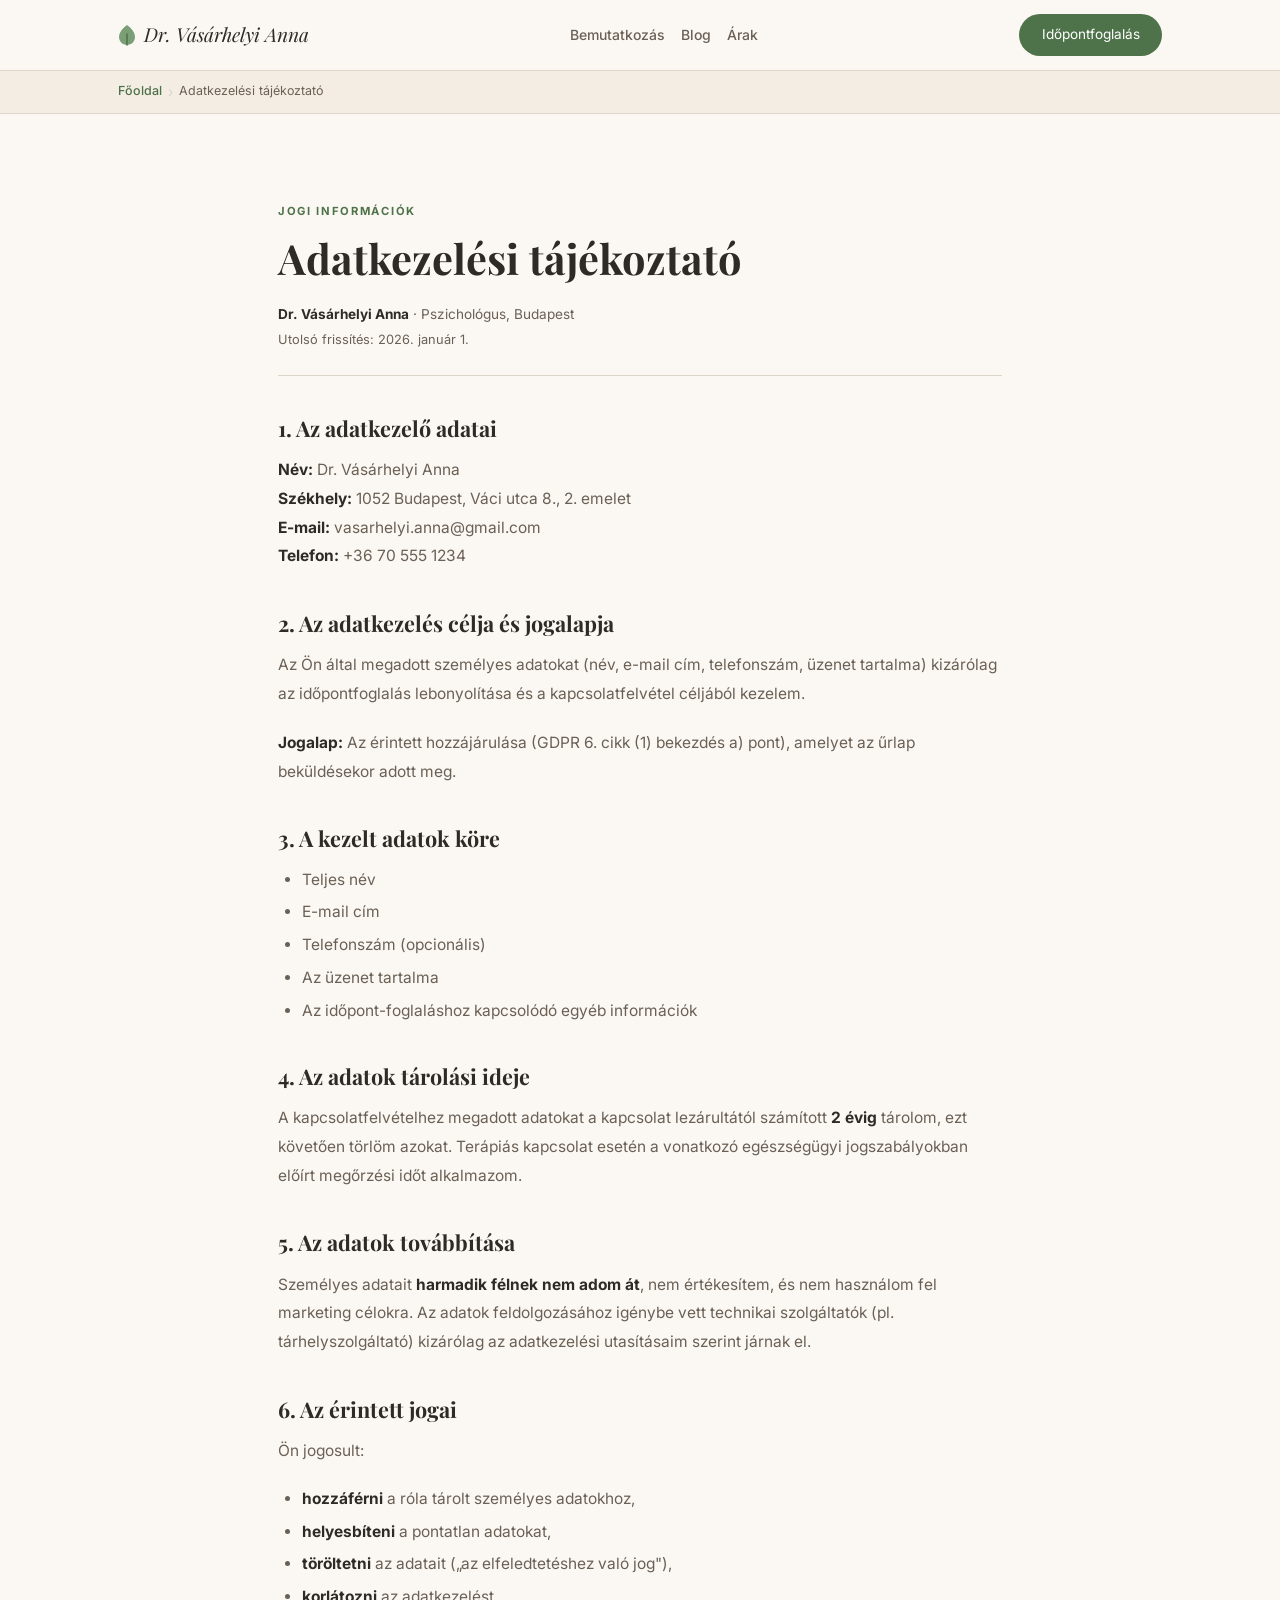
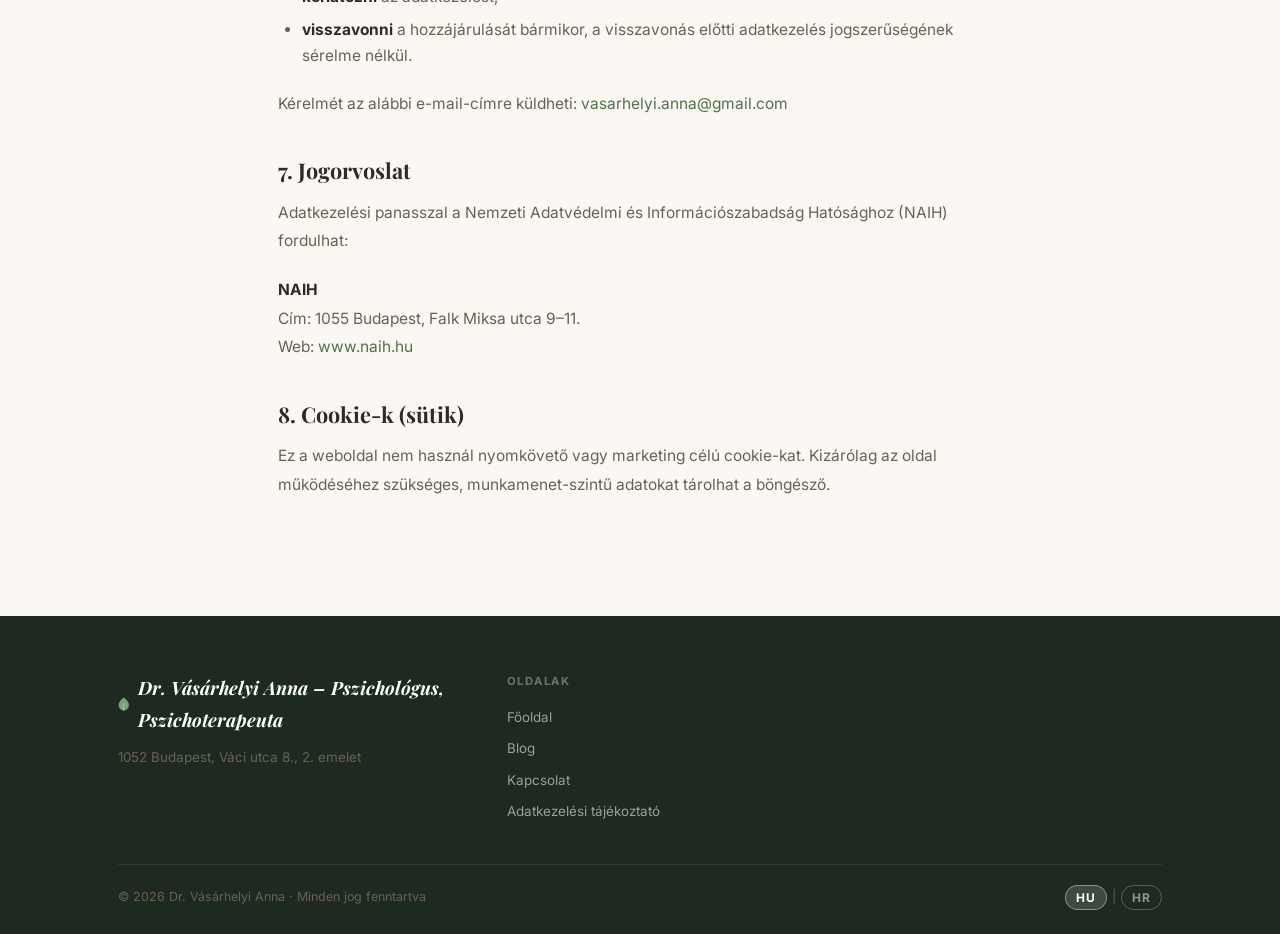
<file: adatkezelesi.html>
<!DOCTYPE html>
<html lang="hu">
<head>
  <meta charset="UTF-8">
  <meta name="viewport" content="width=device-width, initial-scale=1.0">
  <title>Adatkezelési tájékoztató | Dr. Vásárhelyi Anna</title>
  <meta name="description" content="Dr. Vásárhelyi Anna pszichológus adatkezelési tájékoztatója – GDPR megfelelő adatkezelési elvek.">
  <link rel="icon" type="image/svg+xml" href="favicon.svg">
  <link rel="icon" type="image/png" href="favicon.png">
  <link rel="preconnect" href="https://fonts.googleapis.com">
  <link rel="preconnect" href="https://fonts.gstatic.com" crossorigin>
  <link rel="preload" href="https://fonts.googleapis.com/css2?family=Playfair+Display:ital,wght@0,400;0,600;0,700;1,400;1,600&family=Inter:wght@300;400;500;600&display=swap" as="style" onload="this.onload=null;this.rel='stylesheet'">
  <noscript><link rel="stylesheet" href="https://fonts.googleapis.com/css2?family=Playfair+Display:ital,wght@0,400;0,600;0,700;1,400;1,600&family=Inter:wght@300;400;500;600&display=swap"></noscript>
  <link rel="stylesheet" href="style.css">
</head>
<body>

<header class="nav" id="nav">
  <div class="nav__inner">
    <a href="./" class="nav__logo">
      <span class="nav__logo-leaf" aria-hidden="true">
        <svg width="18" height="22" viewBox="0 0 18 22" fill="none"><path d="M9 1C9 1 1 6 1 13C1 17.4 4.6 21 9 21C13.4 21 17 17.4 17 13C17 6 9 1 9 1Z" fill="#7B9E76"/><path d="M9 21V10" stroke="#4E7249" stroke-width="1.5" stroke-linecap="round"/></svg>
      </span>
      Dr. Vásárhelyi Anna
    </a>
    <button class="nav__toggle" id="navToggle" aria-label="Menü"><span></span><span></span><span></span></button>
    <nav class="nav__menu" id="navMenu">
      <a href="./#bemutatkozas">Bemutatkozás</a>
      <a href="blog.html">Blog</a>
      <a href="./#arak">Árak</a>
      <a href="./#kapcsolat" class="nav__cta nav__cta--mobile-only">Időpontfoglalás</a>
    </nav>
    <div class="nav__actions">
      <a href="./#kapcsolat" class="nav__cta">Időpontfoglalás</a>
    </div>
  </div>
</header>

<nav class="breadcrumb" aria-label="Navigációs útvonal">
  <ol class="breadcrumb__list">
    <li class="breadcrumb__item"><a href="./">Főoldal</a></li>
    <li class="breadcrumb__item">Adatkezelési tájékoztató</li>
  </ol>
</nav>

<main>
  <div class="post-wrap">
    <header>
      <span class="post__cat">Jogi információk</span>
      <h1 class="post__title">Adatkezelési tájékoztató</h1>
      <div class="post__meta">
        <div>
          <strong>Dr. Vásárhelyi Anna</strong> · Pszichológus, Budapest
          <span style="display:block;font-size:.8rem;margin-top:.1rem">Utolsó frissítés: 2026. január 1.</span>
        </div>
      </div>
    </header>

    <div class="post__body">

      <h2>1. Az adatkezelő adatai</h2>
      <p><strong>Név:</strong> Dr. Vásárhelyi Anna<br>
      <strong>Székhely:</strong> 1052 Budapest, Váci utca 8., 2. emelet<br>
      <strong>E-mail:</strong> vasarhelyi.anna@gmail.com<br>
      <strong>Telefon:</strong> +36 70 555 1234</p>

      <h2>2. Az adatkezelés célja és jogalapja</h2>
      <p>Az Ön által megadott személyes adatokat (név, e-mail cím, telefonszám, üzenet tartalma) kizárólag az időpontfoglalás lebonyolítása és a kapcsolatfelvétel céljából kezelem.</p>
      <p><strong>Jogalap:</strong> Az érintett hozzájárulása (GDPR 6. cikk (1) bekezdés a) pont), amelyet az űrlap beküldésekor adott meg.</p>

      <h2>3. A kezelt adatok köre</h2>
      <ul>
        <li>Teljes név</li>
        <li>E-mail cím</li>
        <li>Telefonszám (opcionális)</li>
        <li>Az üzenet tartalma</li>
        <li>Az időpont-foglaláshoz kapcsolódó egyéb információk</li>
      </ul>

      <h2>4. Az adatok tárolási ideje</h2>
      <p>A kapcsolatfelvételhez megadott adatokat a kapcsolat lezárultától számított <strong>2 évig</strong> tárolom, ezt követően törlöm azokat. Terápiás kapcsolat esetén a vonatkozó egészségügyi jogszabályokban előírt megőrzési időt alkalmazom.</p>

      <h2>5. Az adatok továbbítása</h2>
      <p>Személyes adatait <strong>harmadik félnek nem adom át</strong>, nem értékesítem, és nem használom fel marketing célokra. Az adatok feldolgozásához igénybe vett technikai szolgáltatók (pl. tárhelyszolgáltató) kizárólag az adatkezelési utasításaim szerint járnak el.</p>

      <h2>6. Az érintett jogai</h2>
      <p>Ön jogosult:</p>
      <ul>
        <li><strong>hozzáférni</strong> a róla tárolt személyes adatokhoz,</li>
        <li><strong>helyesbíteni</strong> a pontatlan adatokat,</li>
        <li><strong>töröltetni</strong> az adatait („az elfeledtetéshez való jog"),</li>
        <li><strong>korlátozni</strong> az adatkezelést,</li>
        <li><strong>visszavonni</strong> a hozzájárulását bármikor, a visszavonás előtti adatkezelés jogszerűségének sérelme nélkül.</li>
      </ul>
      <p>Kérelmét az alábbi e-mail-címre küldheti: <a href="mailto:vasarhelyi.anna@gmail.com">vasarhelyi.anna@gmail.com</a></p>

      <h2>7. Jogorvoslat</h2>
      <p>Adatkezelési panasszal a Nemzeti Adatvédelmi és Információszabadság Hatósághoz (NAIH) fordulhat:</p>
      <p><strong>NAIH</strong><br>
      Cím: 1055 Budapest, Falk Miksa utca 9–11.<br>
      Web: <a href="https://www.naih.hu" target="_blank" rel="noopener">www.naih.hu</a></p>

      <h2>8. Cookie-k (sütik)</h2>
      <p>Ez a weboldal nem használ nyomkövető vagy marketing célú cookie-kat. Kizárólag az oldal működéséhez szükséges, munkamenet-szintű adatokat tárolhat a böngésző.</p>

    </div>
  </div>
</main>

<footer class="footer">
  <div class="container">
    <div class="footer__inner">
      <div class="footer__brand">
        <div class="footer__logo">
          <svg width="16" height="20" viewBox="0 0 18 22" fill="none"><path d="M9 1C9 1 1 6 1 13C1 17.4 4.6 21 9 21C13.4 21 17 17.4 17 13C17 6 9 1 9 1Z" fill="#7B9E76"/><path d="M9 21V10" stroke="#A8C4A3" stroke-width="1.5" stroke-linecap="round"/></svg>
          <strong>Dr. Vásárhelyi Anna – Pszichológus, Pszichoterapeuta</strong>
        </div>
        <p>1052 Budapest, Váci utca 8., 2. emelet</p>
      </div>
      <div class="footer__links">
        <span class="footer__col-title">Oldalak</span>
        <a href="./">Főoldal</a>
        <a href="blog.html">Blog</a>
        <a href="./#kapcsolat">Kapcsolat</a>
        <a href="adatkezelesi.html">Adatkezelési tájékoztató</a>
      </div>
    </div>
    <div class="footer__bottom">
      <p>© 2026 Dr. Vásárhelyi Anna · Minden jog fenntartva</p>
      <div class="lang-switcher footer__lang">
        <button class="lang-btn active" data-lang="hu">HU</button>
        <span class="lang-sep">|</span>
        <button class="lang-btn" data-lang="hr">HR</button>
      </div>
    </div>
  </div>
</footer>

<script src="main.js"></script>
</body>
</html>
</file>
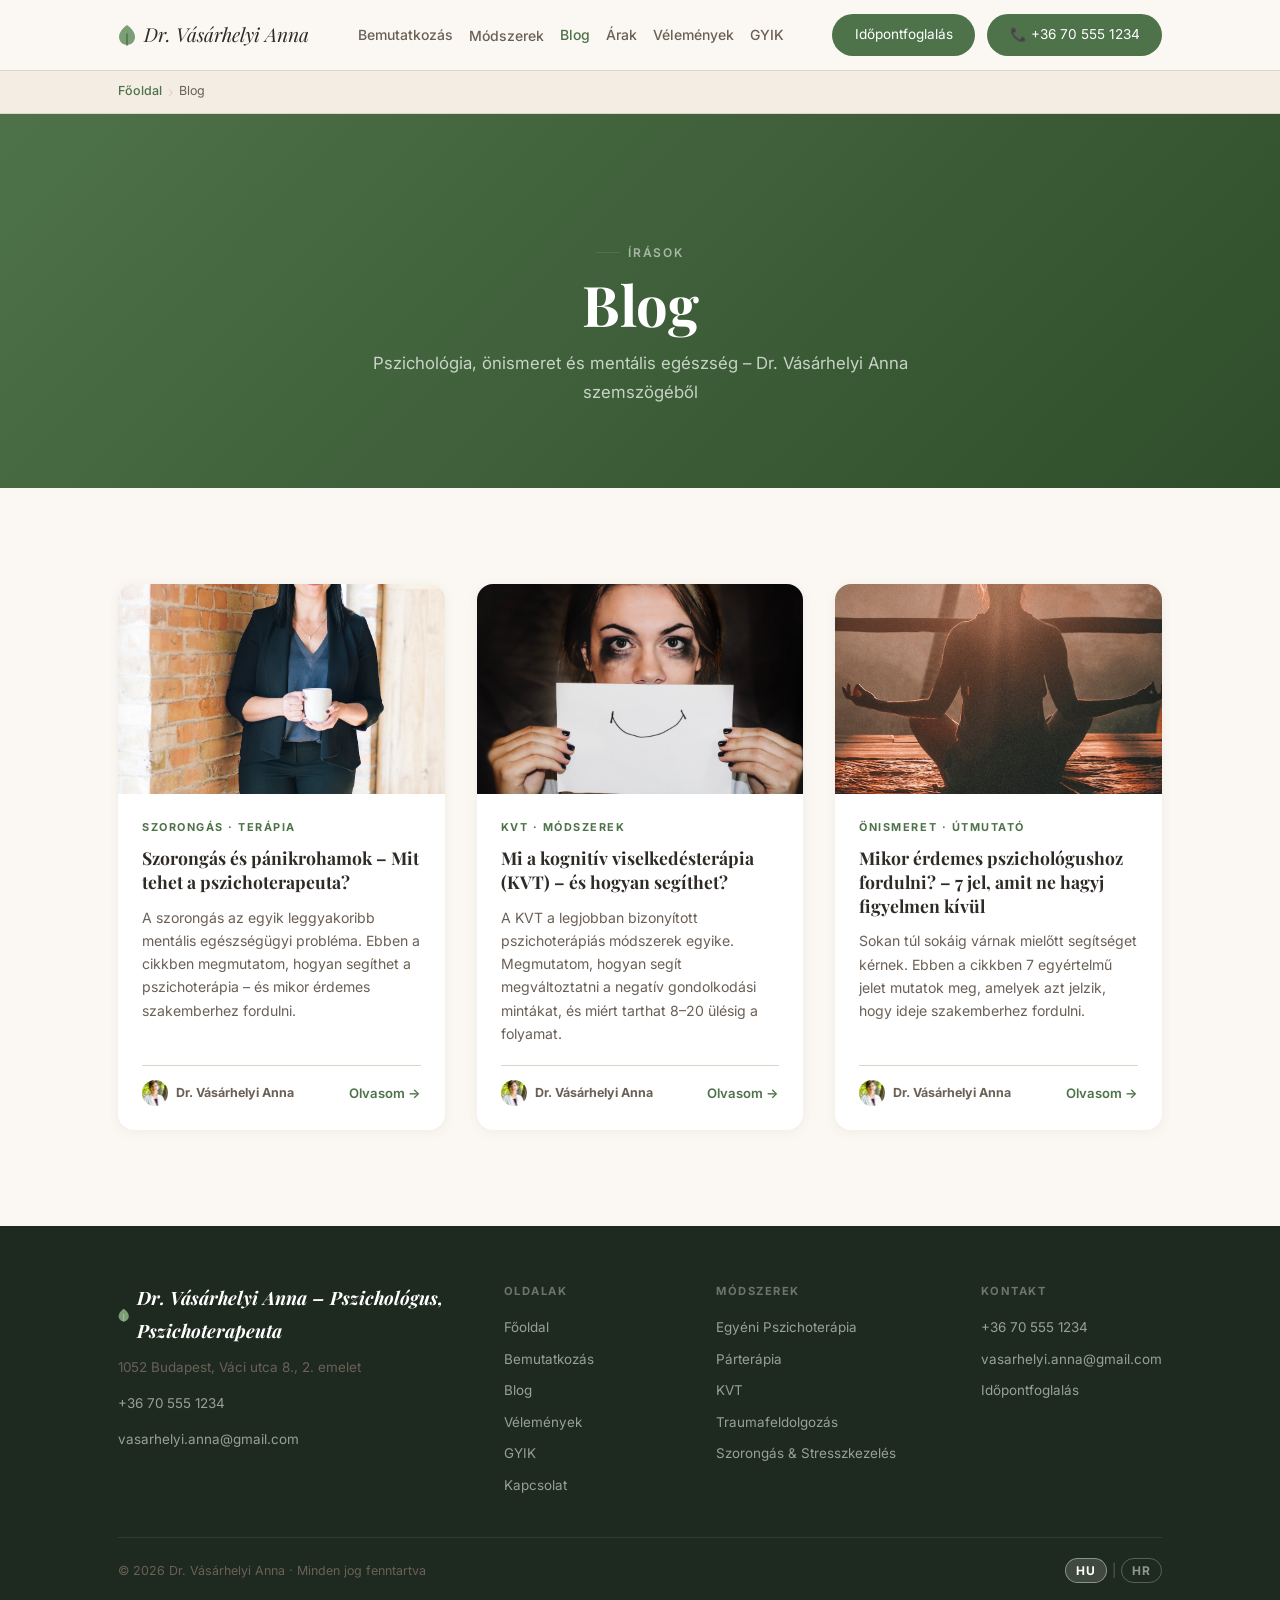
<file: blog.html>
<!DOCTYPE html>
<html lang="hu">
<head>
  <meta charset="UTF-8">
  <meta name="viewport" content="width=device-width, initial-scale=1.0">
  <title>Blog – Pszichológia & Önismeret | Dr. Vásárhelyi Anna Budapest</title>
  <meta name="description" content="Dr. Vásárhelyi Anna pszichológus blogja: szorongás, KVT, traumafeldolgozás, önismeret – hasznos írások pszichoterapeuta szemszögéből.">
  <link rel="canonical" href="https://csancus.github.io/pelda-projekt/blog.html">
  <meta property="og:type" content="website">
  <meta property="og:title" content="Blog – Pszichológia & Önismeret | Dr. Vásárhelyi Anna">
  <meta property="og:description" content="Szorongás, KVT, traumafeldolgozás és önismeret – Dr. Vásárhelyi Anna pszichoterapeuta írásai.">
  <link rel="icon" type="image/svg+xml" href="favicon.svg">
  <link rel="icon" type="image/png" href="favicon.png">
  <link rel="preconnect" href="https://fonts.googleapis.com">
  <link rel="preconnect" href="https://fonts.gstatic.com" crossorigin>
  <link rel="preload" href="https://fonts.googleapis.com/css2?family=Playfair+Display:ital,wght@0,400;0,600;0,700;1,400;1,600&family=Inter:wght@300;400;500;600&display=swap" as="style" onload="this.onload=null;this.rel='stylesheet'">
  <noscript><link rel="stylesheet" href="https://fonts.googleapis.com/css2?family=Playfair+Display:ital,wght@0,400;0,600;0,700;1,400;1,600&family=Inter:wght@300;400;500;600&display=swap"></noscript>
  <link rel="stylesheet" href="style.css">
</head>
<body>

<!-- NAV -->
<header class="nav" id="nav">
  <div class="nav__inner">
    <a href="./" class="nav__logo">
      <span class="nav__logo-leaf" aria-hidden="true">
        <svg width="18" height="22" viewBox="0 0 18 22" fill="none"><path d="M9 1C9 1 1 6 1 13C1 17.4 4.6 21 9 21C13.4 21 17 17.4 17 13C17 6 9 1 9 1Z" fill="#7B9E76"/><path d="M9 21V10" stroke="#4E7249" stroke-width="1.5" stroke-linecap="round"/></svg>
      </span>
      Dr. Vásárhelyi Anna
    </a>
    <a href="tel:+36705551234" class="nav__phone-mobile">📞 +36 70 555 1234</a>
    <button class="nav__toggle" id="navToggle" aria-label="Menü"><span></span><span></span><span></span></button>
    <nav class="nav__menu" id="navMenu">
      <a href="./#bemutatkozas">Bemutatkozás</a>
      <div class="nav__item--dropdown">
        <button class="nav__dropdown-btn" id="navDropdownBtn" aria-haspopup="true" aria-expanded="false">Módszerek</button>
        <div class="nav__dropdown" id="navDropdown" role="menu">
          <a href="./#modszerek" role="menuitem">Egyéni Pszichoterápia</a>
          <a href="./#modszerek" role="menuitem">Párterápia</a>
          <a href="./#modszerek" role="menuitem">Kognitív Viselkedésterápia (KVT)</a>
          <a href="./#modszerek" role="menuitem">Traumafeldolgozás</a>
          <a href="./#modszerek" role="menuitem">Szorongás &amp; Stresszkezelés</a>
          <a href="./#modszerek" role="menuitem">Önismeret &amp; Fejlesztés</a>
        </div>
      </div>
      <a href="blog.html" class="nav__active">Blog</a>
      <a href="./#arak">Árak</a>
      <a href="./#velemenyek">Vélemények</a>
      <a href="./#gyik">GYIK</a>
      <a href="./#kapcsolat" class="nav__cta nav__cta--mobile-only">Időpontfoglalás</a>
    </nav>
    <div class="nav__actions">
      <a href="./#kapcsolat" class="nav__cta">Időpontfoglalás</a>
      <a href="tel:+36705551234" class="nav__cta nav__phone-cta">📞 +36 70 555 1234</a>
    </div>
  </div>
</header>

<nav class="breadcrumb" aria-label="Navigációs útvonal">
  <ol class="breadcrumb__list">
    <li class="breadcrumb__item"><a href="./">Főoldal</a></li>
    <li class="breadcrumb__item">Blog</li>
  </ol>
</nav>

<!-- BLOG HERO -->
<section class="blog-hero">
  <div class="blog-hero__inner">
    <p class="section__tag" style="justify-content:center;color:rgba(255,255,255,.55)">Írások</p>
    <h1>Blog</h1>
    <p class="blog-hero__lead">Pszichológia, önismeret és mentális egészség – Dr. Vásárhelyi Anna szemszögéből</p>
  </div>
</section>

<!-- BLOG LISTING -->
<section class="section" style="background:var(--cream)">
  <div class="container">
    <div class="blog-grid">

      <article class="blog-card">
        <a href="blog/szorongas-es-panikrohamok.html" class="blog-card__img-wrap" tabindex="-1" aria-hidden="true">
          <img src="images/blog/szorongas.jpg" alt="Szorongó ember – pszichoterapeuta segítsége" class="blog-card__img" loading="lazy">
        </a>
        <div class="blog-card__body">
          <span class="blog-card__cat">Szorongás · Terápia</span>
          <h2 class="blog-card__title"><a href="blog/szorongas-es-panikrohamok.html">Szorongás és pánikrohamok – Mit tehet a pszichoterapeuta?</a></h2>
          <p class="blog-card__excerpt">A szorongás az egyik leggyakoribb mentális egészségügyi probléma. Ebben a cikkben megmutatom, hogyan segíthet a pszichoterápia – és mikor érdemes szakemberhez fordulni.</p>
          <div class="blog-card__footer">
            <span class="blog-card__author">
              <img src="images/vasarhelyi.jpg" alt="Dr. Vásárhelyi Anna" class="blog-card__avatar">
              <strong>Dr. Vásárhelyi Anna</strong>
            </span>
            <a href="blog/szorongas-es-panikrohamok.html" class="blog-card__read">Olvasom →</a>
          </div>
        </div>
      </article>

      <article class="blog-card">
        <a href="blog/kvt-terapia.html" class="blog-card__img-wrap" tabindex="-1" aria-hidden="true">
          <img src="images/blog/kvt.jpg" alt="Terápiás ülés – KVT módszer" class="blog-card__img" loading="lazy">
        </a>
        <div class="blog-card__body">
          <span class="blog-card__cat">KVT · Módszerek</span>
          <h2 class="blog-card__title"><a href="blog/kvt-terapia.html">Mi a kognitív viselkedésterápia (KVT) – és hogyan segíthet?</a></h2>
          <p class="blog-card__excerpt">A KVT a legjobban bizonyított pszichoterápiás módszerek egyike. Megmutatom, hogyan segít megváltoztatni a negatív gondolkodási mintákat, és miért tarthat 8–20 ülésig a folyamat.</p>
          <div class="blog-card__footer">
            <span class="blog-card__author">
              <img src="images/vasarhelyi.jpg" alt="Dr. Vásárhelyi Anna" class="blog-card__avatar">
              <strong>Dr. Vásárhelyi Anna</strong>
            </span>
            <a href="blog/kvt-terapia.html" class="blog-card__read">Olvasom →</a>
          </div>
        </div>
      </article>

      <article class="blog-card">
        <a href="blog/mikor-menjek-pszichologushoz.html" class="blog-card__img-wrap" tabindex="-1" aria-hidden="true">
          <img src="images/blog/onismeret.jpg" alt="Naplóírás – önismeret fejlesztés" class="blog-card__img" loading="lazy">
        </a>
        <div class="blog-card__body">
          <span class="blog-card__cat">Önismeret · Útmutató</span>
          <h2 class="blog-card__title"><a href="blog/mikor-menjek-pszichologushoz.html">Mikor érdemes pszichológushoz fordulni? – 7 jel, amit ne hagyj figyelmen kívül</a></h2>
          <p class="blog-card__excerpt">Sokan túl sokáig várnak mielőtt segítséget kérnek. Ebben a cikkben 7 egyértelmű jelet mutatok meg, amelyek azt jelzik, hogy ideje szakemberhez fordulni.</p>
          <div class="blog-card__footer">
            <span class="blog-card__author">
              <img src="images/vasarhelyi.jpg" alt="Dr. Vásárhelyi Anna" class="blog-card__avatar">
              <strong>Dr. Vásárhelyi Anna</strong>
            </span>
            <a href="blog/mikor-menjek-pszichologushoz.html" class="blog-card__read">Olvasom →</a>
          </div>
        </div>
      </article>

    </div>
  </div>
</section>

<!-- FOOTER -->
<footer class="footer">
  <div class="container">
    <div class="footer__inner">
      <div class="footer__brand">
        <div class="footer__logo">
          <svg width="16" height="20" viewBox="0 0 18 22" fill="none"><path d="M9 1C9 1 1 6 1 13C1 17.4 4.6 21 9 21C13.4 21 17 17.4 17 13C17 6 9 1 9 1Z" fill="#7B9E76"/><path d="M9 21V10" stroke="#A8C4A3" stroke-width="1.5" stroke-linecap="round"/></svg>
          <strong>Dr. Vásárhelyi Anna – Pszichológus, Pszichoterapeuta</strong>
        </div>
        <p>1052 Budapest, Váci utca 8., 2. emelet</p>
        <p><a href="tel:+36705551234" style="color:rgba(255,255,255,.55)">+36 70 555 1234</a></p>
        <p><a href="mailto:vasarhelyi.anna@gmail.com" style="color:rgba(255,255,255,.55)">vasarhelyi.anna@gmail.com</a></p>
      </div>
      <div class="footer__links">
        <span class="footer__col-title">Oldalak</span>
        <a href="./">Főoldal</a>
        <a href="./#bemutatkozas">Bemutatkozás</a>
        <a href="blog.html">Blog</a>
        <a href="./#velemenyek">Vélemények</a>
        <a href="./#gyik">GYIK</a>
        <a href="./#kapcsolat">Kapcsolat</a>
      </div>
      <div class="footer__links">
        <span class="footer__col-title">Módszerek</span>
        <a href="./#modszerek">Egyéni Pszichoterápia</a>
        <a href="./#modszerek">Párterápia</a>
        <a href="./#modszerek">KVT</a>
        <a href="./#modszerek">Traumafeldolgozás</a>
        <a href="./#modszerek">Szorongás &amp; Stresszkezelés</a>
      </div>
      <div class="footer__contact">
        <span class="footer__col-title">Kontakt</span>
        <a href="tel:+36705551234">+36 70 555 1234</a>
        <a href="mailto:vasarhelyi.anna@gmail.com">vasarhelyi.anna@gmail.com</a>
        <a href="./#kapcsolat">Időpontfoglalás</a>
      </div>
    </div>
    <div class="footer__bottom">
      <p>© 2026 Dr. Vásárhelyi Anna · Minden jog fenntartva</p>
      <div class="lang-switcher footer__lang">
        <button class="lang-btn active" data-lang="hu">HU</button>
        <span class="lang-sep">|</span>
        <button class="lang-btn" data-lang="hr">HR</button>
      </div>
    </div>
  </div>
</footer>

<script src="main.js"></script>
</body>
</html>
</file>
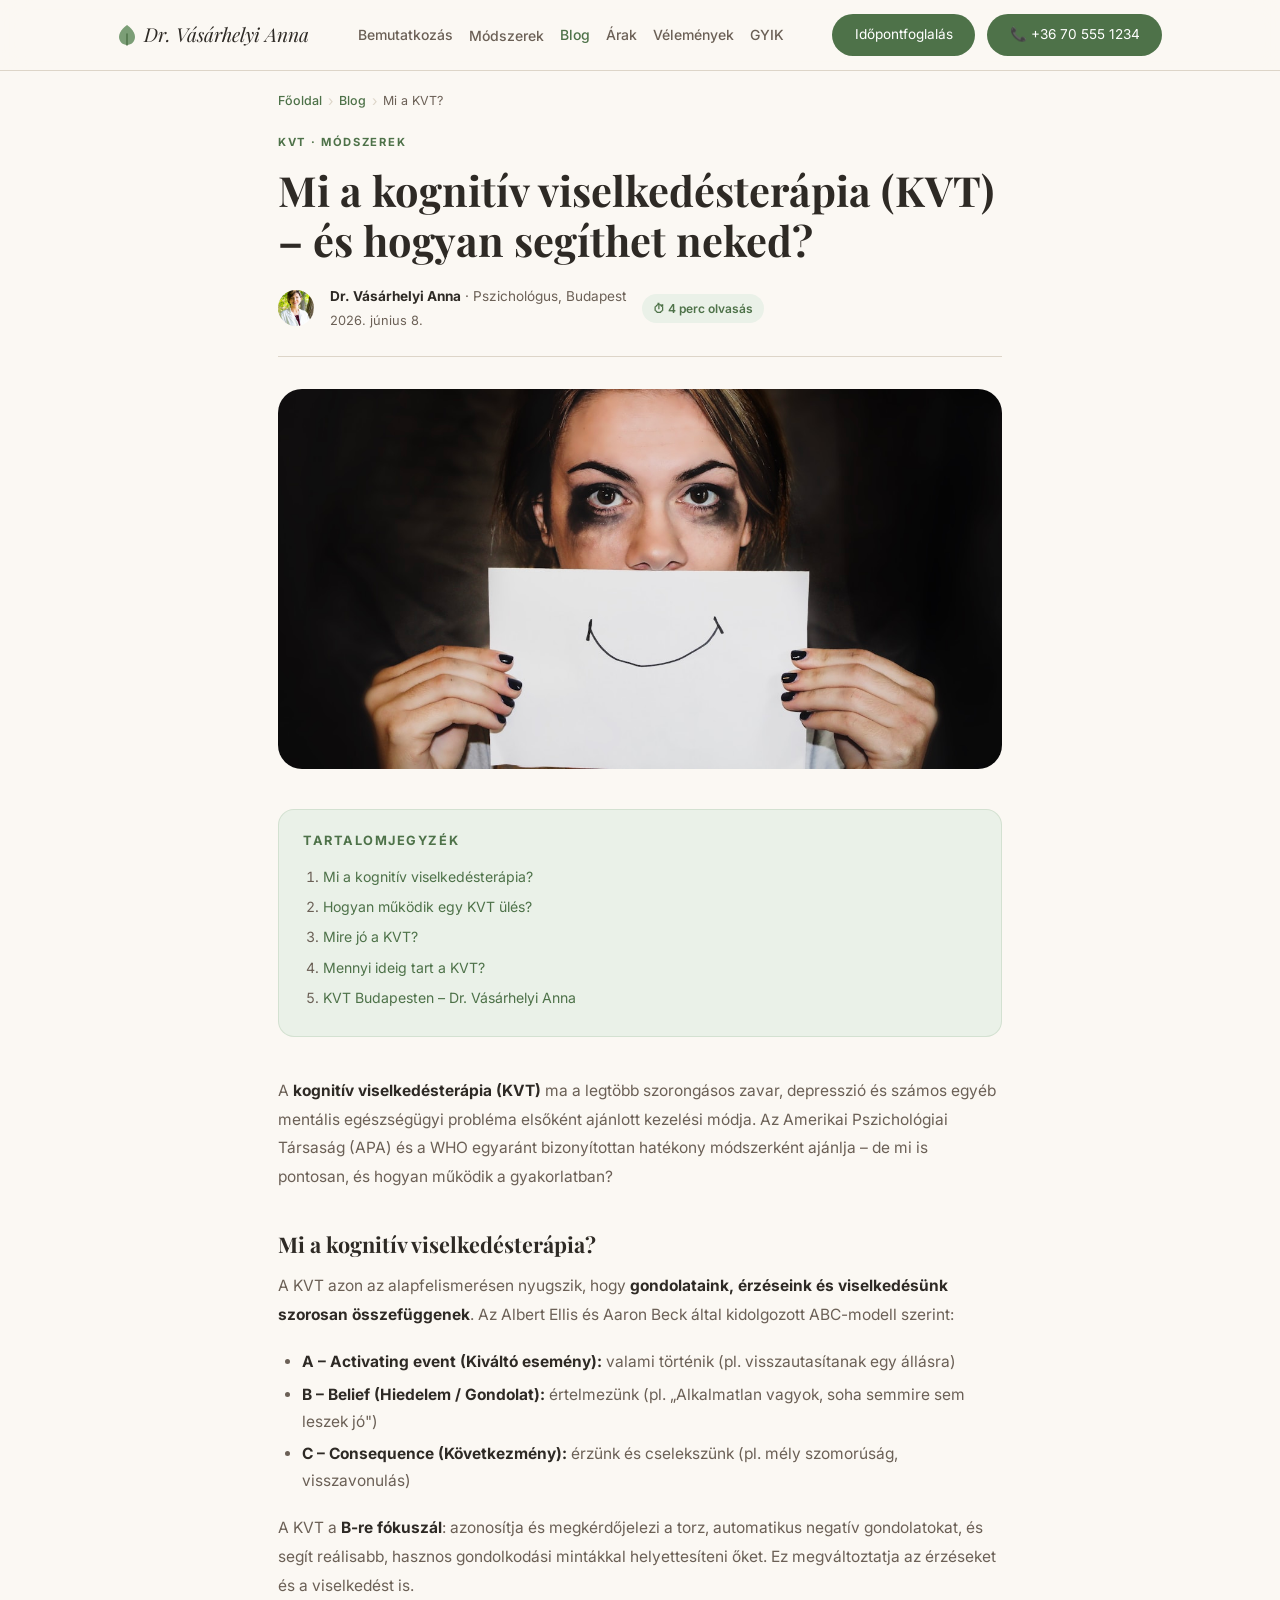
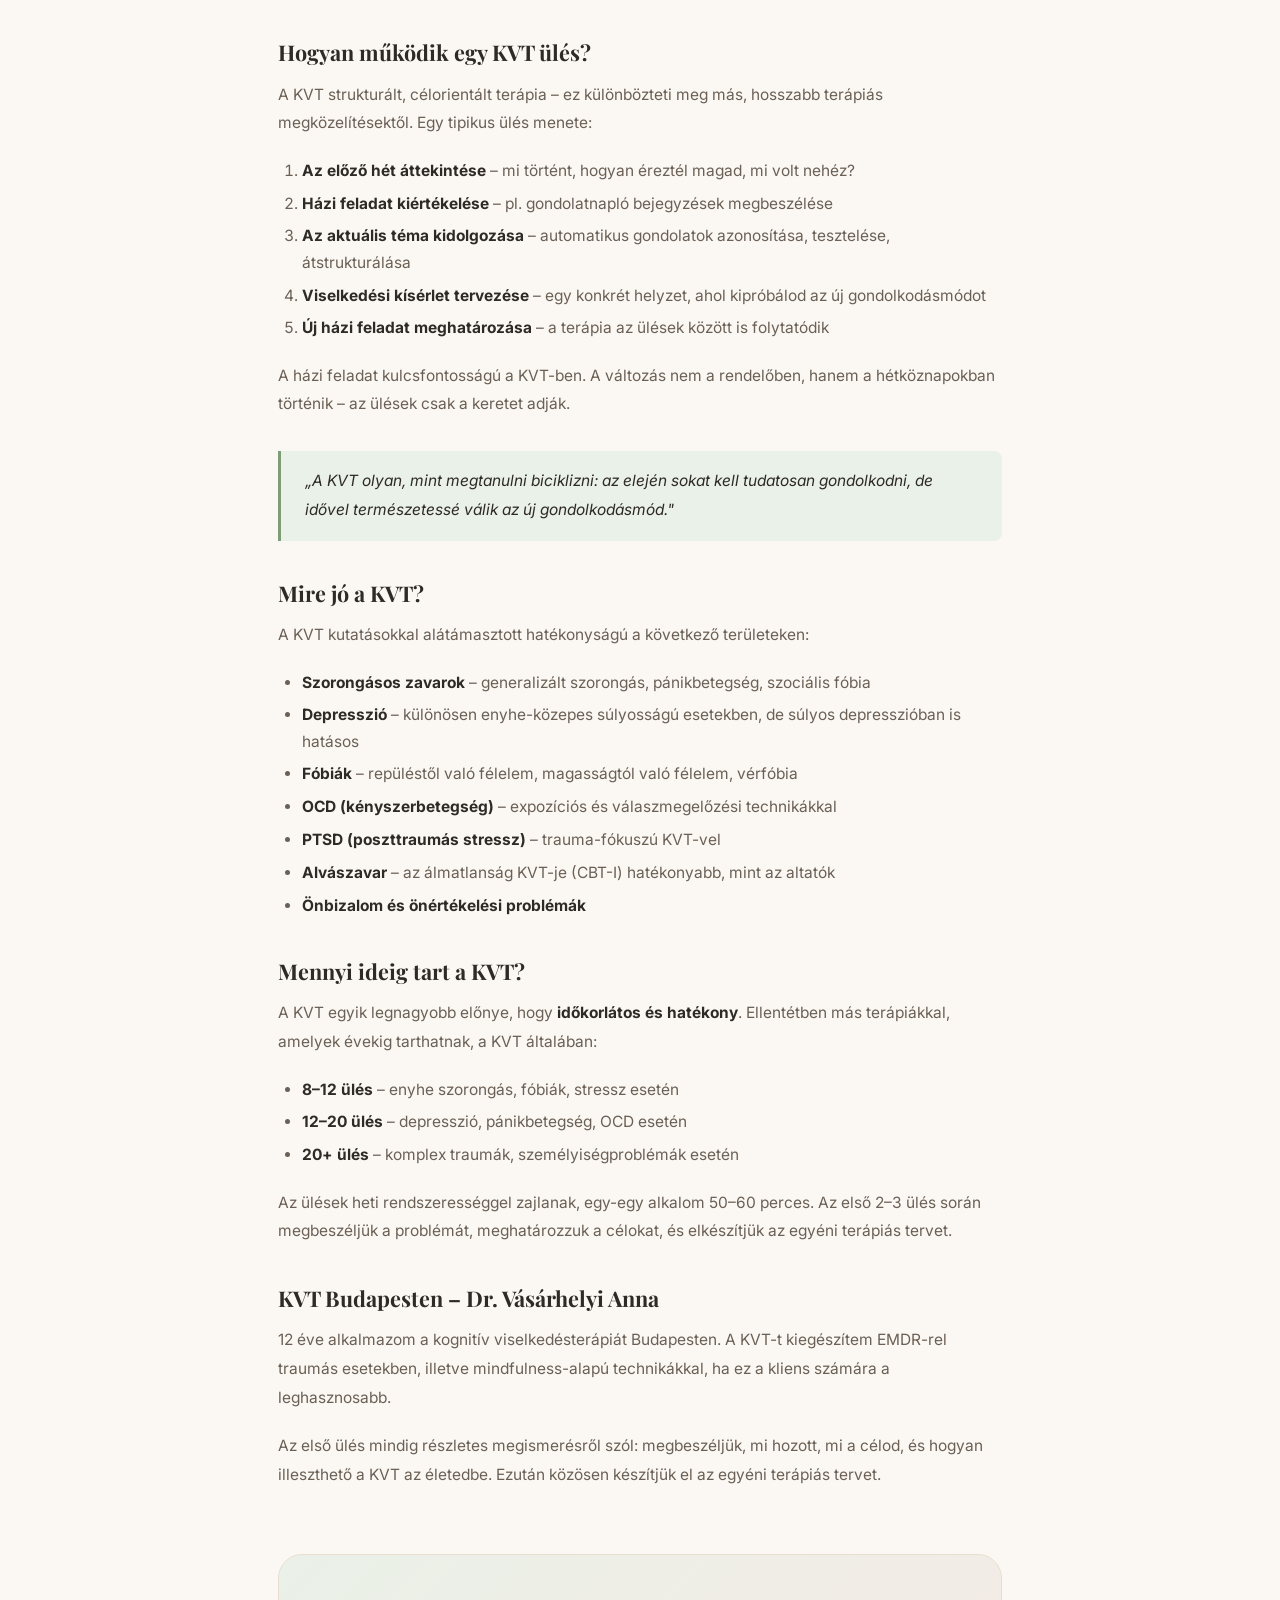
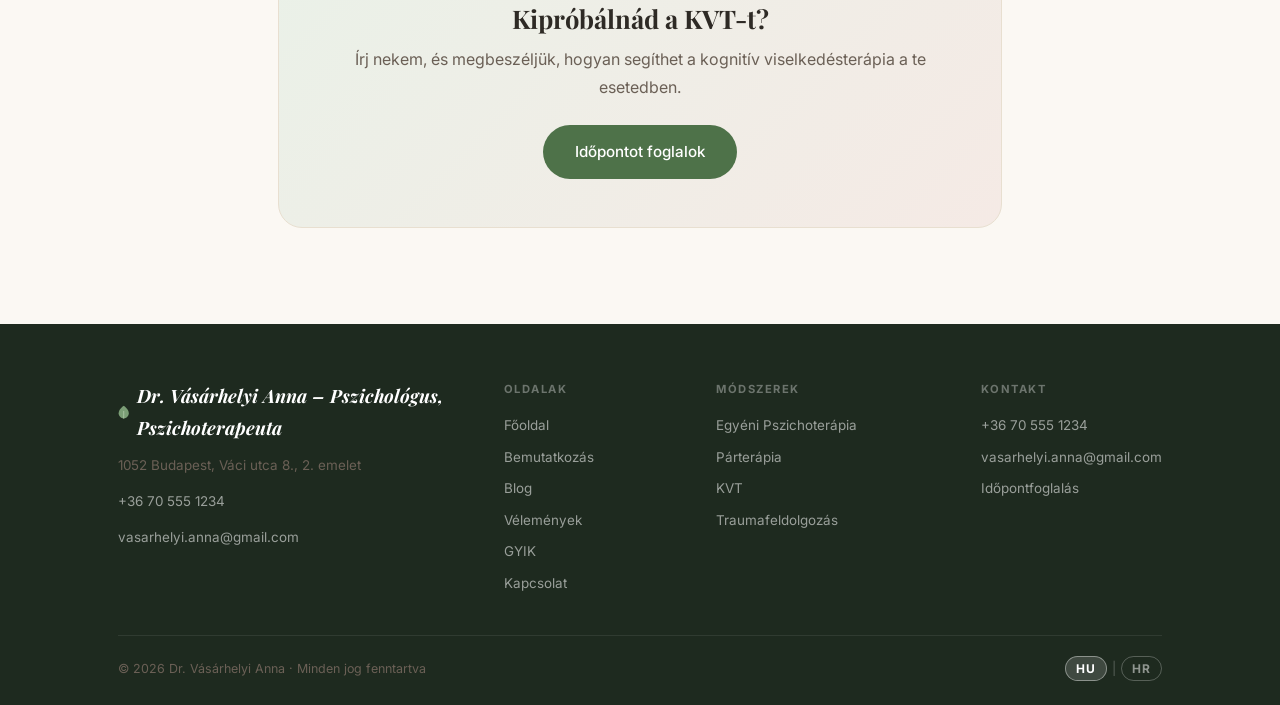
<file: blog/kvt-terapia.html>
<!DOCTYPE html>
<html lang="hu">
<head>
  <meta charset="UTF-8">
  <meta name="viewport" content="width=device-width, initial-scale=1.0">
  <title>Mi a kognitív viselkedésterápia (KVT) – és hogyan segíthet? | Dr. Vásárhelyi Anna</title>
  <meta name="description" content="A KVT az egyik legjobban bizonyított pszichoterápiás módszer. Dr. Vásárhelyi Anna elmagyarázza, hogyan működik, mire jó, és mennyi ideig tart a folyamat.">
  <link rel="canonical" href="https://csancus.github.io/pelda-projekt/blog/kvt-terapia.html">
  <meta property="og:type" content="article">
  <meta property="og:title" content="Mi a kognitív viselkedésterápia (KVT)?">
  <meta property="og:image" content="https://csancus.github.io/pelda-projekt/images/blog/kvt.jpg">
  <script type="application/ld+json">
  {"@context":"https://schema.org","@type":"BlogPosting","headline":"Mi a kognitív viselkedésterápia (KVT) – és hogyan segíthet neked?","description":"A KVT az egyik legjobban bizonyított pszichoterápiás módszer. Hogyan működik, mire jó, és mennyi ideig tart?","image":"https://csancus.github.io/pelda-projekt/images/blog/kvt.jpg","author":{"@type":"Person","name":"Dr. Vásárhelyi Anna","jobTitle":"Pszichológus, Pszichoterapeuta"},"publisher":{"@type":"Organization","name":"Dr. Vásárhelyi Anna","url":"https://csancus.github.io/pelda-projekt/"},"datePublished":"2026-06-08","dateModified":"2026-06-08","mainEntityOfPage":"https://csancus.github.io/pelda-projekt/blog/kvt-terapia.html"}
  </script>
  <link rel="icon" type="image/svg+xml" href="../favicon.svg">
  <link rel="icon" type="image/png" href="../favicon.png">
  <link rel="preconnect" href="https://fonts.googleapis.com">
  <link rel="preconnect" href="https://fonts.gstatic.com" crossorigin>
  <link rel="preload" href="https://fonts.googleapis.com/css2?family=Playfair+Display:ital,wght@0,400;0,600;0,700;1,400;1,600&family=Inter:wght@300;400;500;600&display=swap" as="style" onload="this.onload=null;this.rel='stylesheet'">
  <noscript><link rel="stylesheet" href="https://fonts.googleapis.com/css2?family=Playfair+Display:ital,wght@0,400;0,600;0,700;1,400;1,600&family=Inter:wght@300;400;500;600&display=swap"></noscript>
  <link rel="stylesheet" href="../style.css">
</head>
<body>

<header class="nav" id="nav">
  <div class="nav__inner">
    <a href="../" class="nav__logo">
      <span class="nav__logo-leaf" aria-hidden="true">
        <svg width="18" height="22" viewBox="0 0 18 22" fill="none"><path d="M9 1C9 1 1 6 1 13C1 17.4 4.6 21 9 21C13.4 21 17 17.4 17 13C17 6 9 1 9 1Z" fill="#7B9E76"/><path d="M9 21V10" stroke="#4E7249" stroke-width="1.5" stroke-linecap="round"/></svg>
      </span>
      Dr. Vásárhelyi Anna
    </a>
    <a href="tel:+36705551234" class="nav__phone-mobile">📞 +36 70 555 1234</a>
    <button class="nav__toggle" id="navToggle" aria-label="Menü"><span></span><span></span><span></span></button>
    <nav class="nav__menu" id="navMenu">
      <a href="../#bemutatkozas">Bemutatkozás</a>
      <div class="nav__item--dropdown">
        <button class="nav__dropdown-btn" id="navDropdownBtn" aria-haspopup="true" aria-expanded="false">Módszerek</button>
        <div class="nav__dropdown" id="navDropdown" role="menu">
          <a href="../#modszerek" role="menuitem">Egyéni Pszichoterápia</a>
          <a href="../#modszerek" role="menuitem">Párterápia</a>
          <a href="../#modszerek" role="menuitem">Kognitív Viselkedésterápia (KVT)</a>
          <a href="../#modszerek" role="menuitem">Traumafeldolgozás</a>
          <a href="../#modszerek" role="menuitem">Szorongás &amp; Stresszkezelés</a>
          <a href="../#modszerek" role="menuitem">Önismeret &amp; Fejlesztés</a>
        </div>
      </div>
      <a href="../blog.html" class="nav__active">Blog</a>
      <a href="../#arak">Árak</a>
      <a href="../#velemenyek">Vélemények</a>
      <a href="../#gyik">GYIK</a>
      <a href="../#kapcsolat" class="nav__cta nav__cta--mobile-only">Időpontfoglalás</a>
    </nav>
    <div class="nav__actions">
      <a href="../#kapcsolat" class="nav__cta">Időpontfoglalás</a>
      <a href="tel:+36705551234" class="nav__cta nav__phone-cta">📞 +36 70 555 1234</a>
    </div>
  </div>
</header>

<main>
  <div class="post-wrap">
    <nav class="breadcrumb" aria-label="Navigációs útvonal">
      <ol class="breadcrumb__list">
        <li class="breadcrumb__item"><a href="../">Főoldal</a></li>
        <li class="breadcrumb__item"><a href="../blog.html">Blog</a></li>
        <li class="breadcrumb__item">Mi a KVT?</li>
      </ol>
    </nav>

    <header>
      <span class="post__cat">KVT · Módszerek</span>
      <h1 class="post__title">Mi a kognitív viselkedésterápia (KVT) – és hogyan segíthet neked?</h1>
      <div class="post__meta">
        <img src="../images/vasarhelyi.jpg" alt="Dr. Vásárhelyi Anna pszichoterapeuta Budapest" class="post__meta-avatar">
        <div>
          <strong>Dr. Vásárhelyi Anna</strong> · Pszichológus, Budapest
          <span style="display:block;font-size:.8rem;margin-top:.1rem">2026. június 8.</span>
        </div>
        <span class="post__readtime">⏱ 4 perc olvasás</span>
      </div>
    </header>

    <img src="../images/blog/kvt.jpg" alt="Terápiás ülés – KVT módszer Budapesten" class="post__hero-img" loading="eager">

    <nav class="post__toc" aria-label="Tartalomjegyzék">
      <div class="post__toc-title">Tartalomjegyzék</div>
      <ol>
        <li><a href="#mi-a-kvt">Mi a kognitív viselkedésterápia?</a></li>
        <li><a href="#hogyan-mukodik">Hogyan működik egy KVT ülés?</a></li>
        <li><a href="#mire-jo">Mire jó a KVT?</a></li>
        <li><a href="#mennyi-ideig">Mennyi ideig tart a KVT?</a></li>
        <li><a href="#vasarhelyi">KVT Budapesten – Dr. Vásárhelyi Anna</a></li>
      </ol>
    </nav>

    <div class="post__body">

      <p>A <strong>kognitív viselkedésterápia (KVT)</strong> ma a legtöbb szorongásos zavar, depresszió és számos egyéb mentális egészségügyi probléma elsőként ajánlott kezelési módja. Az Amerikai Pszichológiai Társaság (APA) és a WHO egyaránt bizonyítottan hatékony módszerként ajánlja – de mi is pontosan, és hogyan működik a gyakorlatban?</p>

      <h2 id="mi-a-kvt">Mi a kognitív viselkedésterápia?</h2>
      <p>A KVT azon az alapfelismerésen nyugszik, hogy <strong>gondolataink, érzéseink és viselkedésünk szorosan összefüggenek</strong>. Az Albert Ellis és Aaron Beck által kidolgozott ABC-modell szerint:</p>
      <ul>
        <li><strong>A – Activating event (Kiváltó esemény):</strong> valami történik (pl. visszautasítanak egy állásra)</li>
        <li><strong>B – Belief (Hiedelem / Gondolat):</strong> értelmezünk (pl. „Alkalmatlan vagyok, soha semmire sem leszek jó")</li>
        <li><strong>C – Consequence (Következmény):</strong> érzünk és cselekszünk (pl. mély szomorúság, visszavonulás)</li>
      </ul>
      <p>A KVT a <strong>B-re fókuszál</strong>: azonosítja és megkérdőjelezi a torz, automatikus negatív gondolatokat, és segít reálisabb, hasznos gondolkodási mintákkal helyettesíteni őket. Ez megváltoztatja az érzéseket és a viselkedést is.</p>

      <h2 id="hogyan-mukodik">Hogyan működik egy KVT ülés?</h2>
      <p>A KVT strukturált, célorientált terápia – ez különbözteti meg más, hosszabb terápiás megközelítésektől. Egy tipikus ülés menete:</p>
      <ol>
        <li><strong>Az előző hét áttekintése</strong> – mi történt, hogyan éreztél magad, mi volt nehéz?</li>
        <li><strong>Házi feladat kiértékelése</strong> – pl. gondolatnapló bejegyzések megbeszélése</li>
        <li><strong>Az aktuális téma kidolgozása</strong> – automatikus gondolatok azonosítása, tesztelése, átstrukturálása</li>
        <li><strong>Viselkedési kísérlet tervezése</strong> – egy konkrét helyzet, ahol kipróbálod az új gondolkodásmódot</li>
        <li><strong>Új házi feladat meghatározása</strong> – a terápia az ülések között is folytatódik</li>
      </ol>
      <p>A házi feladat kulcsfontosságú a KVT-ben. A változás nem a rendelőben, hanem a hétköznapokban történik – az ülések csak a keretet adják.</p>

      <blockquote>
        <p>„A KVT olyan, mint megtanulni biciklizni: az elején sokat kell tudatosan gondolkodni, de idővel természetessé válik az új gondolkodásmód."</p>
      </blockquote>

      <h2 id="mire-jo">Mire jó a KVT?</h2>
      <p>A KVT kutatásokkal alátámasztott hatékonyságú a következő területeken:</p>
      <ul>
        <li><strong>Szorongásos zavarok</strong> – generalizált szorongás, pánikbetegség, szociális fóbia</li>
        <li><strong>Depresszió</strong> – különösen enyhe-közepes súlyosságú esetekben, de súlyos depresszióban is hatásos</li>
        <li><strong>Fóbiák</strong> – repüléstől való félelem, magasságtól való félelem, vérfóbia</li>
        <li><strong>OCD (kényszerbetegség)</strong> – expozíciós és válaszmegelőzési technikákkal</li>
        <li><strong>PTSD (poszttraumás stressz)</strong> – trauma-fókuszú KVT-vel</li>
        <li><strong>Alvászavar</strong> – az álmatlanság KVT-je (CBT-I) hatékonyabb, mint az altatók</li>
        <li><strong>Önbizalom és önértékelési problémák</strong></li>
      </ul>

      <h2 id="mennyi-ideig">Mennyi ideig tart a KVT?</h2>
      <p>A KVT egyik legnagyobb előnye, hogy <strong>időkorlátos és hatékony</strong>. Ellentétben más terápiákkal, amelyek évekig tarthatnak, a KVT általában:</p>
      <ul>
        <li><strong>8–12 ülés</strong> – enyhe szorongás, fóbiák, stressz esetén</li>
        <li><strong>12–20 ülés</strong> – depresszió, pánikbetegség, OCD esetén</li>
        <li><strong>20+ ülés</strong> – komplex traumák, személyiségproblémák esetén</li>
      </ul>
      <p>Az ülések heti rendszerességgel zajlanak, egy-egy alkalom 50–60 perces. Az első 2–3 ülés során megbeszéljük a problémát, meghatározzuk a célokat, és elkészítjük az egyéni terápiás tervet.</p>

      <h2 id="vasarhelyi">KVT Budapesten – Dr. Vásárhelyi Anna</h2>
      <p>12 éve alkalmazom a kognitív viselkedésterápiát Budapesten. A KVT-t kiegészítem EMDR-rel traumás esetekben, illetve mindfulness-alapú technikákkal, ha ez a kliens számára a leghasznosabb.</p>
      <p>Az első ülés mindig részletes megismerésről szól: megbeszéljük, mi hozott, mi a célod, és hogyan illeszthető a KVT az életedbe. Ezután közösen készítjük el az egyéni terápiás tervet.</p>

    </div>

    <div class="post__cta">
      <h2>Kipróbálnád a KVT-t?</h2>
      <p>Írj nekem, és megbeszéljük, hogyan segíthet a kognitív viselkedésterápia a te esetedben.</p>
      <a href="../#kapcsolat" class="btn btn--primary">Időpontot foglalok</a>
    </div>
  </div>
</main>

<footer class="footer">
  <div class="container">
    <div class="footer__inner">
      <div class="footer__brand">
        <div class="footer__logo">
          <svg width="16" height="20" viewBox="0 0 18 22" fill="none"><path d="M9 1C9 1 1 6 1 13C1 17.4 4.6 21 9 21C13.4 21 17 17.4 17 13C17 6 9 1 9 1Z" fill="#7B9E76"/><path d="M9 21V10" stroke="#A8C4A3" stroke-width="1.5" stroke-linecap="round"/></svg>
          <strong>Dr. Vásárhelyi Anna – Pszichológus, Pszichoterapeuta</strong>
        </div>
        <p>1052 Budapest, Váci utca 8., 2. emelet</p>
        <p><a href="tel:+36705551234" style="color:rgba(255,255,255,.55)">+36 70 555 1234</a></p>
        <p><a href="mailto:vasarhelyi.anna@gmail.com" style="color:rgba(255,255,255,.55)">vasarhelyi.anna@gmail.com</a></p>
      </div>
      <div class="footer__links">
        <span class="footer__col-title">Oldalak</span>
        <a href="../">Főoldal</a>
        <a href="../#bemutatkozas">Bemutatkozás</a>
        <a href="../blog.html">Blog</a>
        <a href="../#velemenyek">Vélemények</a>
        <a href="../#gyik">GYIK</a>
        <a href="../#kapcsolat">Kapcsolat</a>
      </div>
      <div class="footer__links">
        <span class="footer__col-title">Módszerek</span>
        <a href="../#modszerek">Egyéni Pszichoterápia</a>
        <a href="../#modszerek">Párterápia</a>
        <a href="../#modszerek">KVT</a>
        <a href="../#modszerek">Traumafeldolgozás</a>
      </div>
      <div class="footer__contact">
        <span class="footer__col-title">Kontakt</span>
        <a href="tel:+36705551234">+36 70 555 1234</a>
        <a href="mailto:vasarhelyi.anna@gmail.com">vasarhelyi.anna@gmail.com</a>
        <a href="../#kapcsolat">Időpontfoglalás</a>
      </div>
    </div>
    <div class="footer__bottom">
      <p>© 2026 Dr. Vásárhelyi Anna · Minden jog fenntartva</p>
      <div class="lang-switcher footer__lang">
        <button class="lang-btn active" data-lang="hu">HU</button>
        <span class="lang-sep">|</span>
        <button class="lang-btn" data-lang="hr">HR</button>
      </div>
    </div>
  </div>
</footer>

<script src="../main.js"></script>
</body>
</html>
</file>
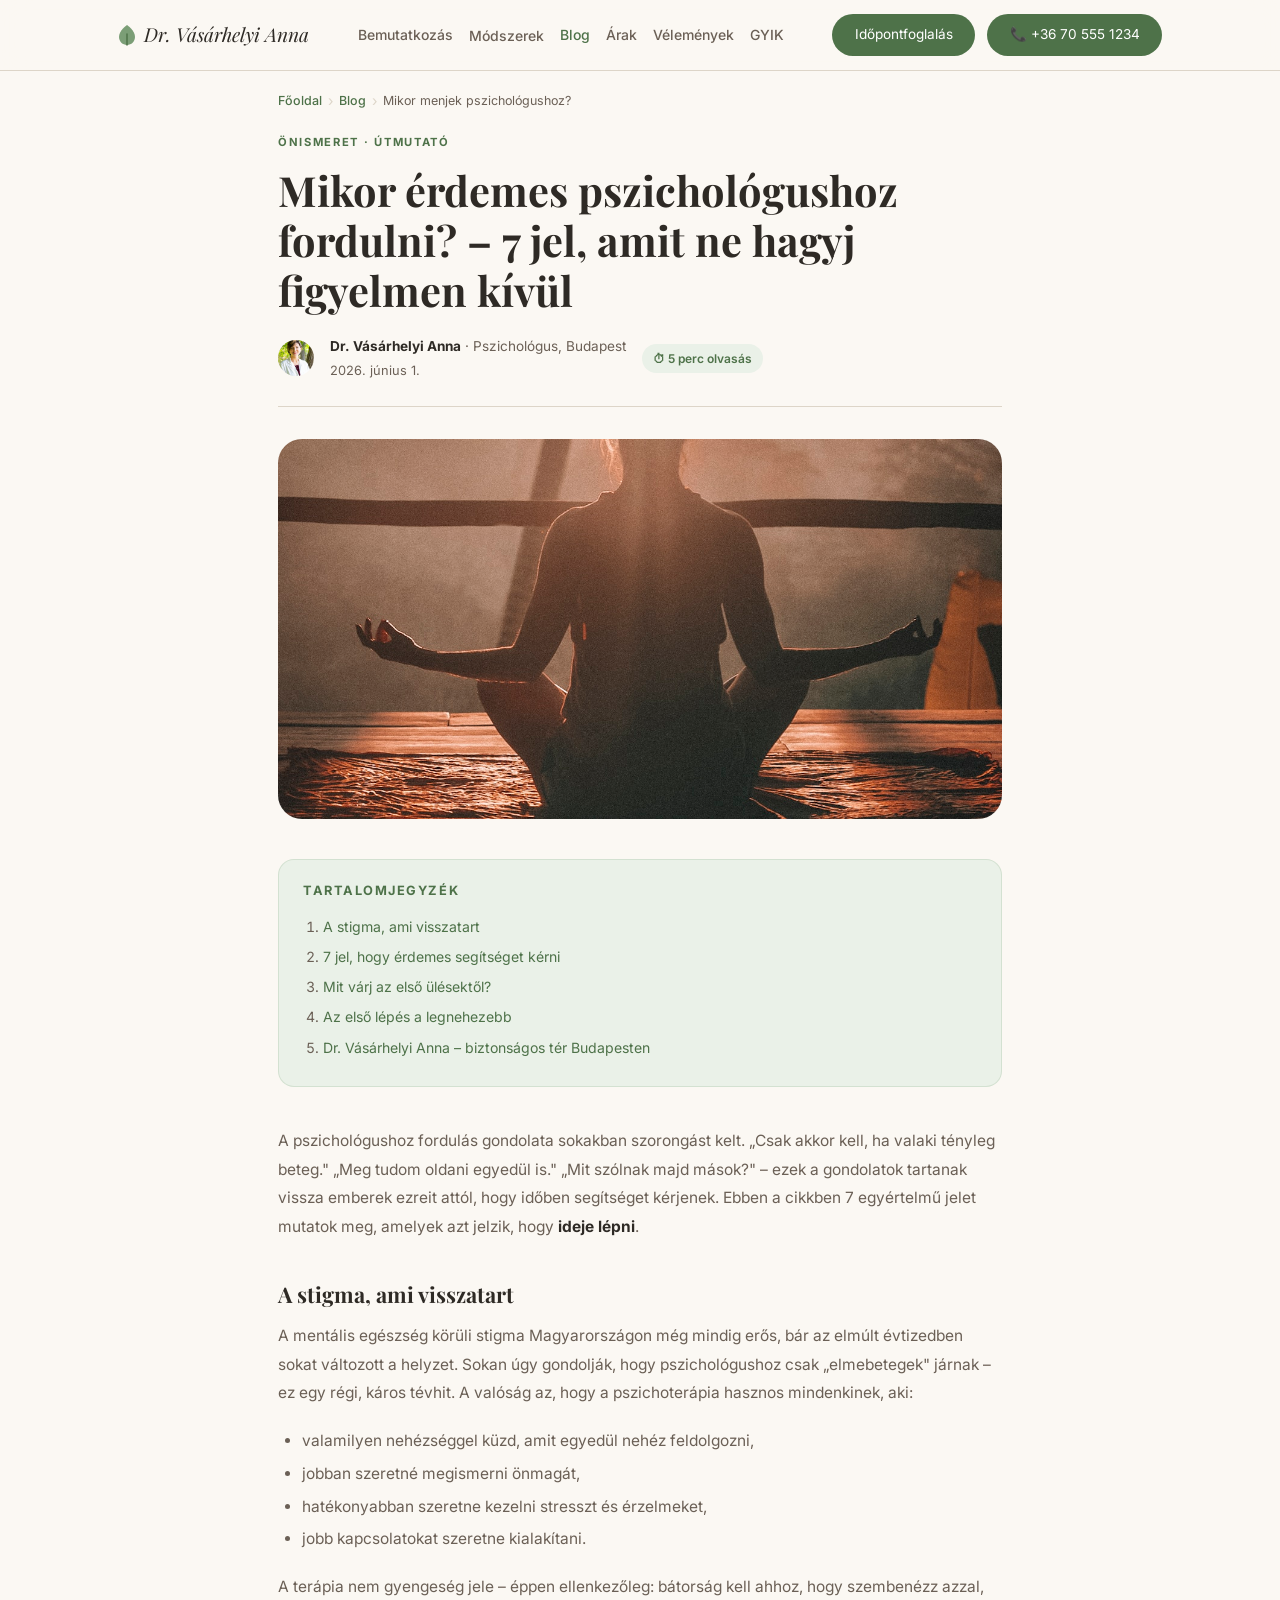
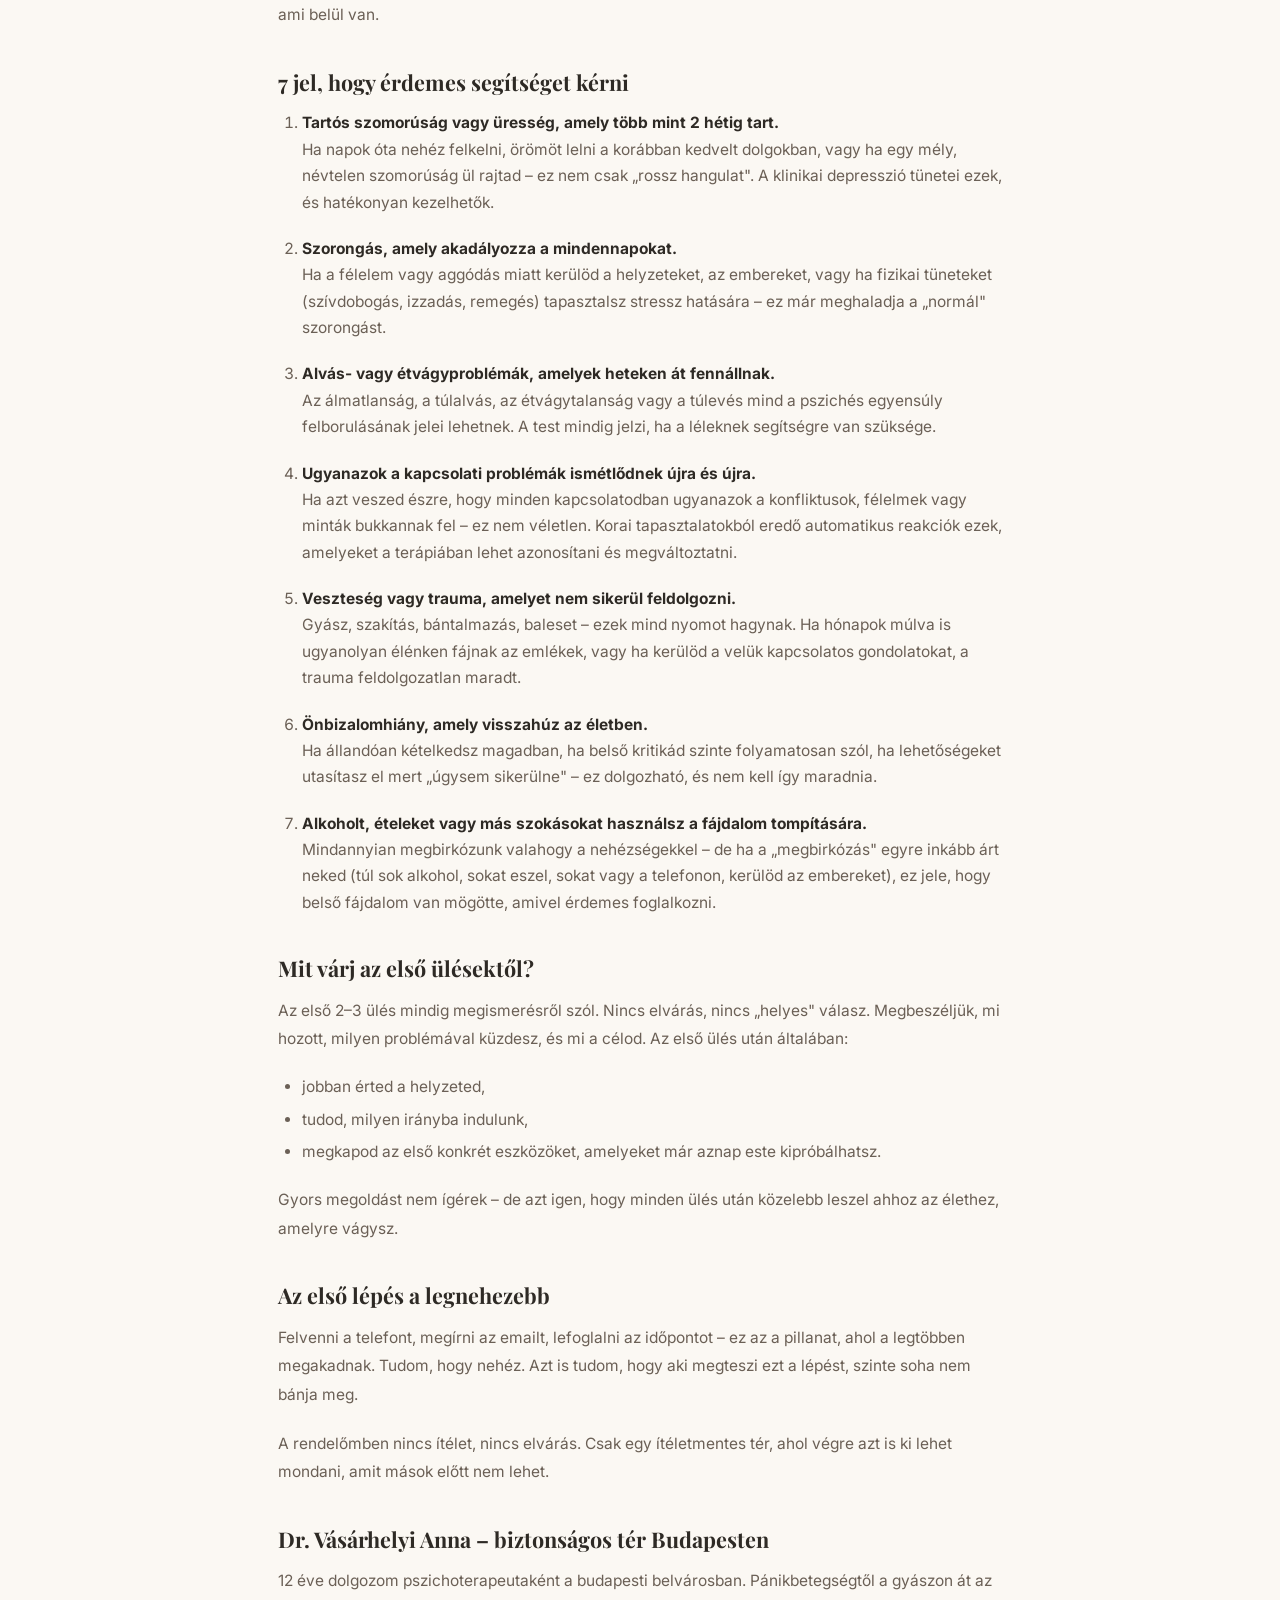
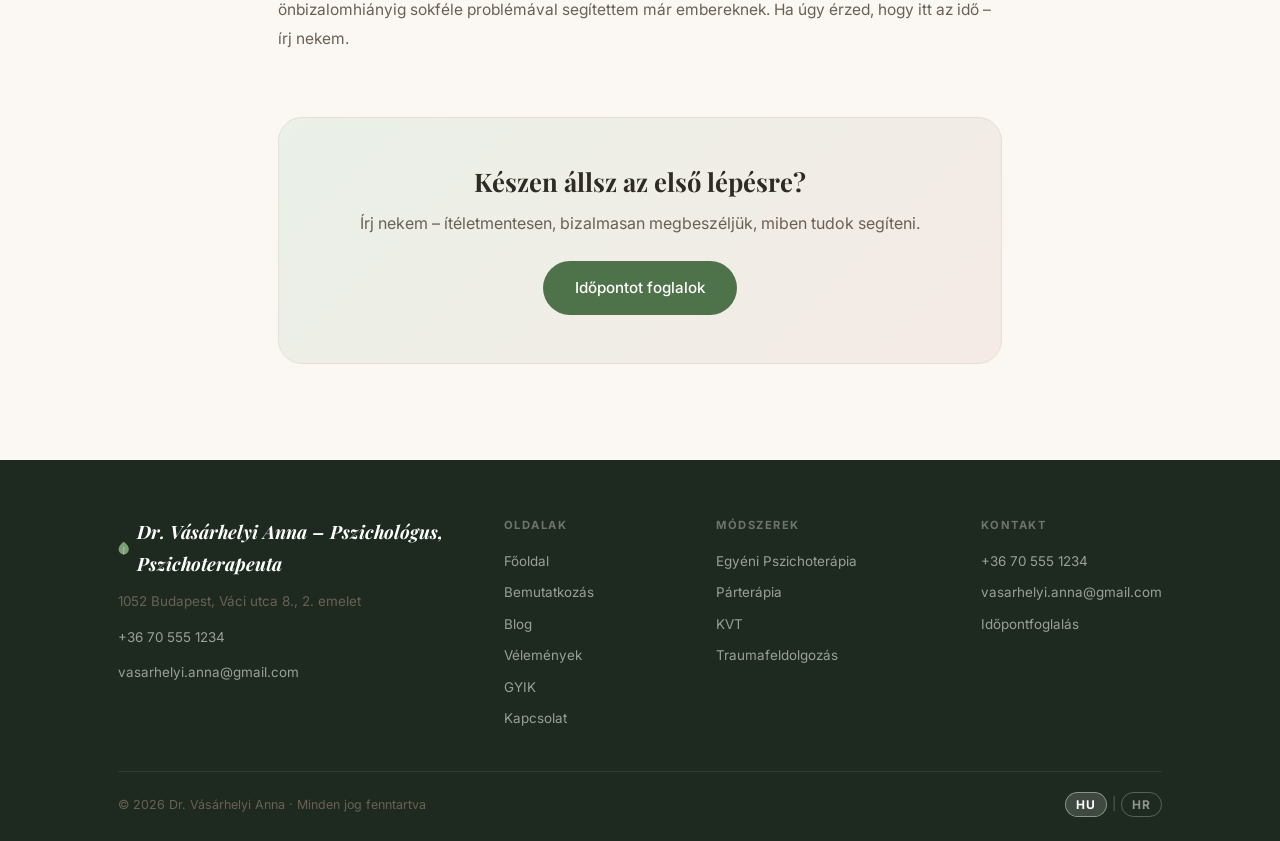
<file: blog/mikor-menjek-pszichologushoz.html>
<!DOCTYPE html>
<html lang="hu">
<head>
  <meta charset="UTF-8">
  <meta name="viewport" content="width=device-width, initial-scale=1.0">
  <title>Mikor érdemes pszichológushoz fordulni? – 7 jel | Dr. Vásárhelyi Anna</title>
  <meta name="description" content="Sokan túl sokáig várnak segítség előtt. Dr. Vásárhelyi Anna 7 egyértelmű jelet mutat meg, amelyek azt jelzik, hogy ideje pszichológushoz fordulni.">
  <link rel="canonical" href="https://csancus.github.io/pelda-projekt/blog/mikor-menjek-pszichologushoz.html">
  <meta property="og:type" content="article">
  <meta property="og:title" content="Mikor érdemes pszichológushoz fordulni? – 7 jel">
  <meta property="og:image" content="https://csancus.github.io/pelda-projekt/images/blog/onismeret.jpg">
  <script type="application/ld+json">
  {"@context":"https://schema.org","@type":"BlogPosting","headline":"Mikor érdemes pszichológushoz fordulni? – 7 jel, amit ne hagyj figyelmen kívül","description":"Sokan túl sokáig várnak segítség előtt. 7 egyértelmű jel, hogy ideje pszichológushoz fordulni.","image":"https://csancus.github.io/pelda-projekt/images/blog/onismeret.jpg","author":{"@type":"Person","name":"Dr. Vásárhelyi Anna","jobTitle":"Pszichológus, Pszichoterapeuta"},"publisher":{"@type":"Organization","name":"Dr. Vásárhelyi Anna","url":"https://csancus.github.io/pelda-projekt/"},"datePublished":"2026-06-01","dateModified":"2026-06-01","mainEntityOfPage":"https://csancus.github.io/pelda-projekt/blog/mikor-menjek-pszichologushoz.html"}
  </script>
  <link rel="icon" type="image/svg+xml" href="../favicon.svg">
  <link rel="icon" type="image/png" href="../favicon.png">
  <link rel="preconnect" href="https://fonts.googleapis.com">
  <link rel="preconnect" href="https://fonts.gstatic.com" crossorigin>
  <link rel="preload" href="https://fonts.googleapis.com/css2?family=Playfair+Display:ital,wght@0,400;0,600;0,700;1,400;1,600&family=Inter:wght@300;400;500;600&display=swap" as="style" onload="this.onload=null;this.rel='stylesheet'">
  <noscript><link rel="stylesheet" href="https://fonts.googleapis.com/css2?family=Playfair+Display:ital,wght@0,400;0,600;0,700;1,400;1,600&family=Inter:wght@300;400;500;600&display=swap"></noscript>
  <link rel="stylesheet" href="../style.css">
</head>
<body>

<header class="nav" id="nav">
  <div class="nav__inner">
    <a href="../" class="nav__logo">
      <span class="nav__logo-leaf" aria-hidden="true">
        <svg width="18" height="22" viewBox="0 0 18 22" fill="none"><path d="M9 1C9 1 1 6 1 13C1 17.4 4.6 21 9 21C13.4 21 17 17.4 17 13C17 6 9 1 9 1Z" fill="#7B9E76"/><path d="M9 21V10" stroke="#4E7249" stroke-width="1.5" stroke-linecap="round"/></svg>
      </span>
      Dr. Vásárhelyi Anna
    </a>
    <a href="tel:+36705551234" class="nav__phone-mobile">📞 +36 70 555 1234</a>
    <button class="nav__toggle" id="navToggle" aria-label="Menü"><span></span><span></span><span></span></button>
    <nav class="nav__menu" id="navMenu">
      <a href="../#bemutatkozas">Bemutatkozás</a>
      <div class="nav__item--dropdown">
        <button class="nav__dropdown-btn" id="navDropdownBtn" aria-haspopup="true" aria-expanded="false">Módszerek</button>
        <div class="nav__dropdown" id="navDropdown" role="menu">
          <a href="../#modszerek" role="menuitem">Egyéni Pszichoterápia</a>
          <a href="../#modszerek" role="menuitem">Párterápia</a>
          <a href="../#modszerek" role="menuitem">Kognitív Viselkedésterápia (KVT)</a>
          <a href="../#modszerek" role="menuitem">Traumafeldolgozás</a>
          <a href="../#modszerek" role="menuitem">Szorongás &amp; Stresszkezelés</a>
          <a href="../#modszerek" role="menuitem">Önismeret &amp; Fejlesztés</a>
        </div>
      </div>
      <a href="../blog.html" class="nav__active">Blog</a>
      <a href="../#arak">Árak</a>
      <a href="../#velemenyek">Vélemények</a>
      <a href="../#gyik">GYIK</a>
      <a href="../#kapcsolat" class="nav__cta nav__cta--mobile-only">Időpontfoglalás</a>
    </nav>
    <div class="nav__actions">
      <a href="../#kapcsolat" class="nav__cta">Időpontfoglalás</a>
      <a href="tel:+36705551234" class="nav__cta nav__phone-cta">📞 +36 70 555 1234</a>
    </div>
  </div>
</header>

<main>
  <div class="post-wrap">
    <nav class="breadcrumb" aria-label="Navigációs útvonal">
      <ol class="breadcrumb__list">
        <li class="breadcrumb__item"><a href="../">Főoldal</a></li>
        <li class="breadcrumb__item"><a href="../blog.html">Blog</a></li>
        <li class="breadcrumb__item">Mikor menjek pszichológushoz?</li>
      </ol>
    </nav>

    <header>
      <span class="post__cat">Önismeret · Útmutató</span>
      <h1 class="post__title">Mikor érdemes pszichológushoz fordulni? – 7 jel, amit ne hagyj figyelmen kívül</h1>
      <div class="post__meta">
        <img src="../images/vasarhelyi.jpg" alt="Dr. Vásárhelyi Anna pszichoterapeuta Budapest" class="post__meta-avatar">
        <div>
          <strong>Dr. Vásárhelyi Anna</strong> · Pszichológus, Budapest
          <span style="display:block;font-size:.8rem;margin-top:.1rem">2026. június 1.</span>
        </div>
        <span class="post__readtime">⏱ 5 perc olvasás</span>
      </div>
    </header>

    <img src="../images/blog/onismeret.jpg" alt="Naplóírás – önismeret fejlesztése, pszichológiai segítség" class="post__hero-img" loading="eager">

    <nav class="post__toc" aria-label="Tartalomjegyzék">
      <div class="post__toc-title">Tartalomjegyzék</div>
      <ol>
        <li><a href="#stigma">A stigma, ami visszatart</a></li>
        <li><a href="#7-jel">7 jel, hogy érdemes segítséget kérni</a></li>
        <li><a href="#mit-varj">Mit várj az első ülésektől?</a></li>
        <li><a href="#elso-lepes">Az első lépés a legnehezebb</a></li>
        <li><a href="#vasarhelyi">Dr. Vásárhelyi Anna – biztonságos tér Budapesten</a></li>
      </ol>
    </nav>

    <div class="post__body">

      <p>A pszichológushoz fordulás gondolata sokakban szorongást kelt. „Csak akkor kell, ha valaki tényleg beteg." „Meg tudom oldani egyedül is." „Mit szólnak majd mások?" – ezek a gondolatok tartanak vissza emberek ezreit attól, hogy időben segítséget kérjenek. Ebben a cikkben 7 egyértelmű jelet mutatok meg, amelyek azt jelzik, hogy <strong>ideje lépni</strong>.</p>

      <h2 id="stigma">A stigma, ami visszatart</h2>
      <p>A mentális egészség körüli stigma Magyarországon még mindig erős, bár az elmúlt évtizedben sokat változott a helyzet. Sokan úgy gondolják, hogy pszichológushoz csak „elmebetegek" járnak – ez egy régi, káros tévhit. A valóság az, hogy a pszichoterápia hasznos mindenkinek, aki:</p>
      <ul>
        <li>valamilyen nehézséggel küzd, amit egyedül nehéz feldolgozni,</li>
        <li>jobban szeretné megismerni önmagát,</li>
        <li>hatékonyabban szeretne kezelni stresszt és érzelmeket,</li>
        <li>jobb kapcsolatokat szeretne kialakítani.</li>
      </ul>
      <p>A terápia nem gyengeség jele – éppen ellenkezőleg: bátorság kell ahhoz, hogy szembenézz azzal, ami belül van.</p>

      <h2 id="7-jel">7 jel, hogy érdemes segítséget kérni</h2>
      <ol>
        <li>
          <strong>Tartós szomorúság vagy üresség, amely több mint 2 hétig tart.</strong>
          <p>Ha napok óta nehéz felkelni, örömöt lelni a korábban kedvelt dolgokban, vagy ha egy mély, névtelen szomorúság ül rajtad – ez nem csak „rossz hangulat". A klinikai depresszió tünetei ezek, és hatékonyan kezelhetők.</p>
        </li>
        <li>
          <strong>Szorongás, amely akadályozza a mindennapokat.</strong>
          <p>Ha a félelem vagy aggódás miatt kerülöd a helyzeteket, az embereket, vagy ha fizikai tüneteket (szívdobogás, izzadás, remegés) tapasztalsz stressz hatására – ez már meghaladja a „normál" szorongást.</p>
        </li>
        <li>
          <strong>Alvás- vagy étvágyproblémák, amelyek heteken át fennállnak.</strong>
          <p>Az álmatlanság, a túlalvás, az étvágytalanság vagy a túlevés mind a pszichés egyensúly felborulásának jelei lehetnek. A test mindig jelzi, ha a léleknek segítségre van szüksége.</p>
        </li>
        <li>
          <strong>Ugyanazok a kapcsolati problémák ismétlődnek újra és újra.</strong>
          <p>Ha azt veszed észre, hogy minden kapcsolatodban ugyanazok a konfliktusok, félelmek vagy minták bukkannak fel – ez nem véletlen. Korai tapasztalatokból eredő automatikus reakciók ezek, amelyeket a terápiában lehet azonosítani és megváltoztatni.</p>
        </li>
        <li>
          <strong>Veszteség vagy trauma, amelyet nem sikerül feldolgozni.</strong>
          <p>Gyász, szakítás, bántalmazás, baleset – ezek mind nyomot hagynak. Ha hónapok múlva is ugyanolyan élénken fájnak az emlékek, vagy ha kerülöd a velük kapcsolatos gondolatokat, a trauma feldolgozatlan maradt.</p>
        </li>
        <li>
          <strong>Önbizalomhiány, amely visszahúz az életben.</strong>
          <p>Ha állandóan kételkedsz magadban, ha belső kritikád szinte folyamatosan szól, ha lehetőségeket utasítasz el mert „úgysem sikerülne" – ez dolgozható, és nem kell így maradnia.</p>
        </li>
        <li>
          <strong>Alkoholt, ételeket vagy más szokásokat használsz a fájdalom tompítására.</strong>
          <p>Mindannyian megbirkózunk valahogy a nehézségekkel – de ha a „megbirkózás" egyre inkább árt neked (túl sok alkohol, sokat eszel, sokat vagy a telefonon, kerülöd az embereket), ez jele, hogy belső fájdalom van mögötte, amivel érdemes foglalkozni.</p>
        </li>
      </ol>

      <h2 id="mit-varj">Mit várj az első ülésektől?</h2>
      <p>Az első 2–3 ülés mindig megismerésről szól. Nincs elvárás, nincs „helyes" válasz. Megbeszéljük, mi hozott, milyen problémával küzdesz, és mi a célod. Az első ülés után általában:</p>
      <ul>
        <li>jobban érted a helyzeted,</li>
        <li>tudod, milyen irányba indulunk,</li>
        <li>megkapod az első konkrét eszközöket, amelyeket már aznap este kipróbálhatsz.</li>
      </ul>
      <p>Gyors megoldást nem ígérek – de azt igen, hogy minden ülés után közelebb leszel ahhoz az élethez, amelyre vágysz.</p>

      <h2 id="elso-lepes">Az első lépés a legnehezebb</h2>
      <p>Felvenni a telefont, megírni az emailt, lefoglalni az időpontot – ez az a pillanat, ahol a legtöbben megakadnak. Tudom, hogy nehéz. Azt is tudom, hogy aki megteszi ezt a lépést, szinte soha nem bánja meg.</p>
      <p>A rendelőmben nincs ítélet, nincs elvárás. Csak egy ítéletmentes tér, ahol végre azt is ki lehet mondani, amit mások előtt nem lehet.</p>

      <h2 id="vasarhelyi">Dr. Vásárhelyi Anna – biztonságos tér Budapesten</h2>
      <p>12 éve dolgozom pszichoterapeutaként a budapesti belvárosban. Pánikbetegségtől a gyászon át az önbizalomhiányig sokféle problémával segítettem már embereknek. Ha úgy érzed, hogy itt az idő – írj nekem.</p>

    </div>

    <div class="post__cta">
      <h2>Készen állsz az első lépésre?</h2>
      <p>Írj nekem – ítéletmentesen, bizalmasan megbeszéljük, miben tudok segíteni.</p>
      <a href="../#kapcsolat" class="btn btn--primary">Időpontot foglalok</a>
    </div>
  </div>
</main>

<footer class="footer">
  <div class="container">
    <div class="footer__inner">
      <div class="footer__brand">
        <div class="footer__logo">
          <svg width="16" height="20" viewBox="0 0 18 22" fill="none"><path d="M9 1C9 1 1 6 1 13C1 17.4 4.6 21 9 21C13.4 21 17 17.4 17 13C17 6 9 1 9 1Z" fill="#7B9E76"/><path d="M9 21V10" stroke="#A8C4A3" stroke-width="1.5" stroke-linecap="round"/></svg>
          <strong>Dr. Vásárhelyi Anna – Pszichológus, Pszichoterapeuta</strong>
        </div>
        <p>1052 Budapest, Váci utca 8., 2. emelet</p>
        <p><a href="tel:+36705551234" style="color:rgba(255,255,255,.55)">+36 70 555 1234</a></p>
        <p><a href="mailto:vasarhelyi.anna@gmail.com" style="color:rgba(255,255,255,.55)">vasarhelyi.anna@gmail.com</a></p>
      </div>
      <div class="footer__links">
        <span class="footer__col-title">Oldalak</span>
        <a href="../">Főoldal</a>
        <a href="../#bemutatkozas">Bemutatkozás</a>
        <a href="../blog.html">Blog</a>
        <a href="../#velemenyek">Vélemények</a>
        <a href="../#gyik">GYIK</a>
        <a href="../#kapcsolat">Kapcsolat</a>
      </div>
      <div class="footer__links">
        <span class="footer__col-title">Módszerek</span>
        <a href="../#modszerek">Egyéni Pszichoterápia</a>
        <a href="../#modszerek">Párterápia</a>
        <a href="../#modszerek">KVT</a>
        <a href="../#modszerek">Traumafeldolgozás</a>
      </div>
      <div class="footer__contact">
        <span class="footer__col-title">Kontakt</span>
        <a href="tel:+36705551234">+36 70 555 1234</a>
        <a href="mailto:vasarhelyi.anna@gmail.com">vasarhelyi.anna@gmail.com</a>
        <a href="../#kapcsolat">Időpontfoglalás</a>
      </div>
    </div>
    <div class="footer__bottom">
      <p>© 2026 Dr. Vásárhelyi Anna · Minden jog fenntartva</p>
      <div class="lang-switcher footer__lang">
        <button class="lang-btn active" data-lang="hu">HU</button>
        <span class="lang-sep">|</span>
        <button class="lang-btn" data-lang="hr">HR</button>
      </div>
    </div>
  </div>
</footer>

<script src="../main.js"></script>
</body>
</html>
</file>
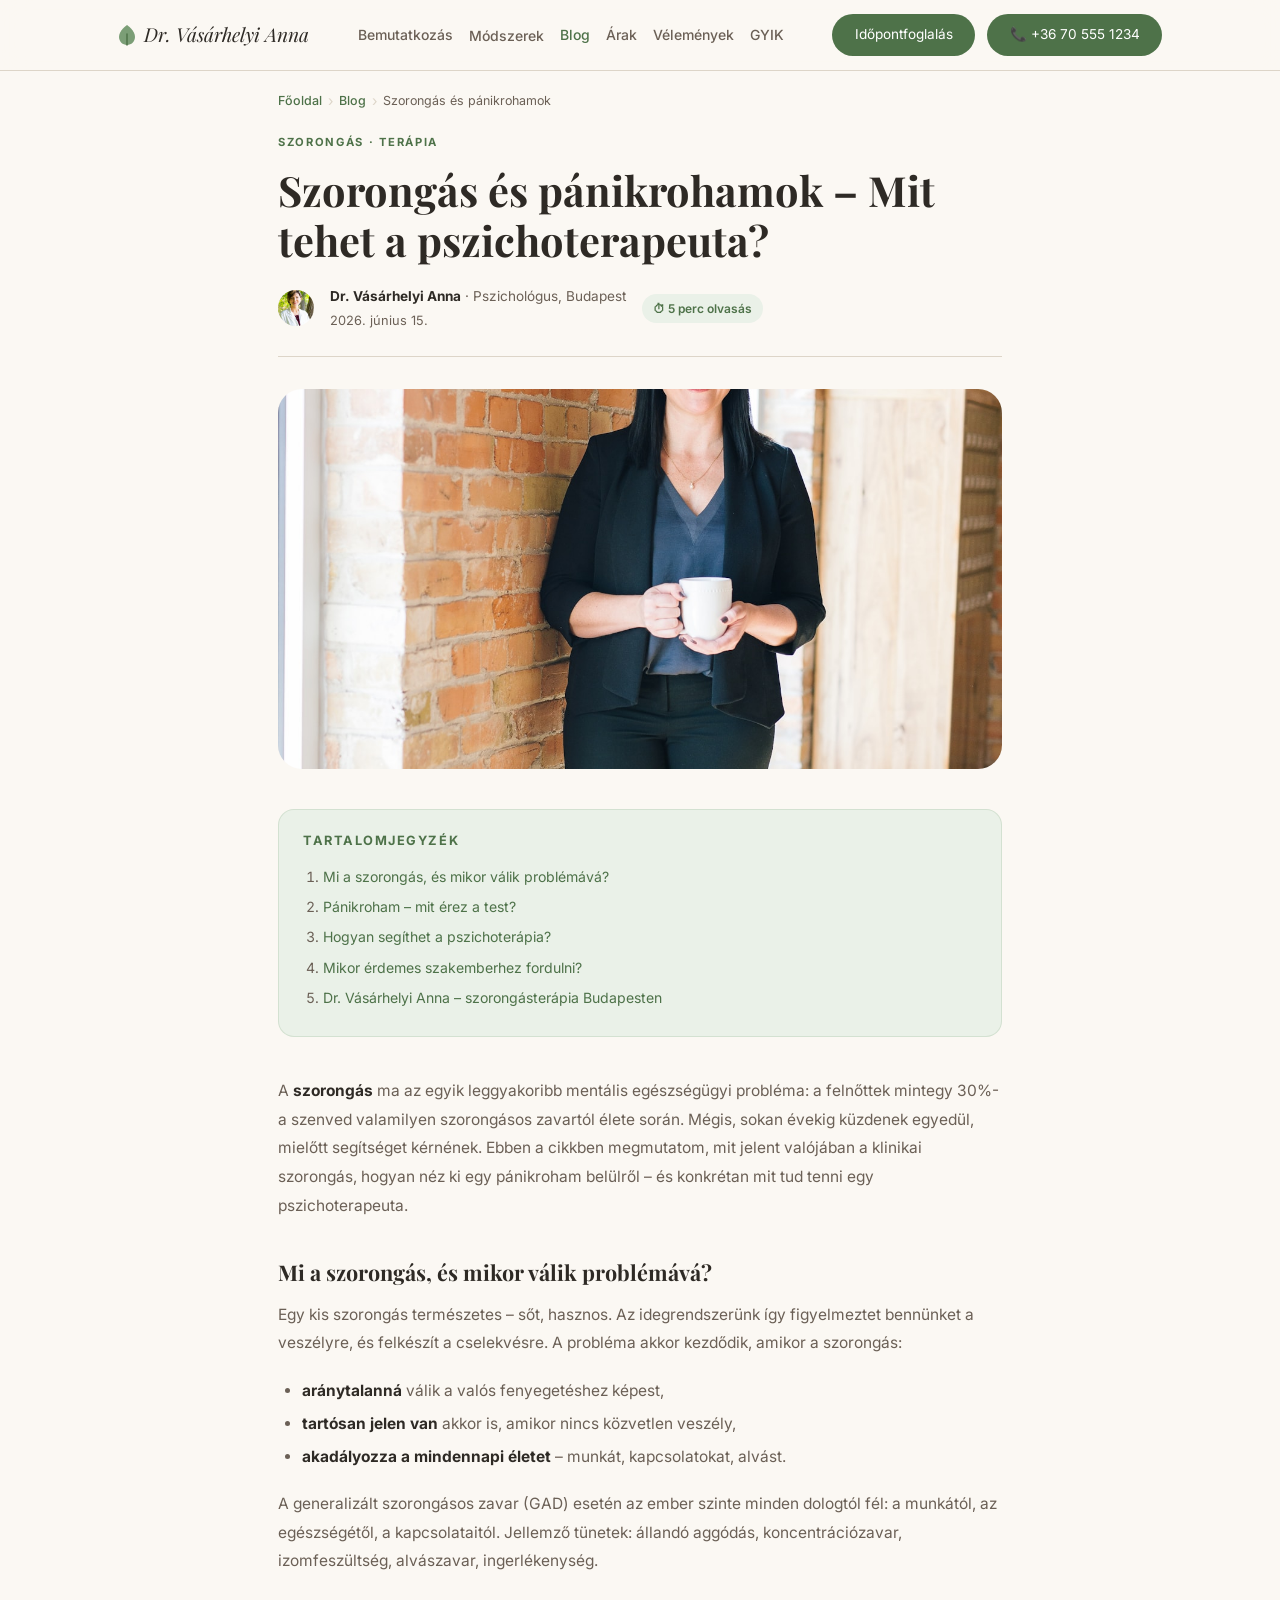
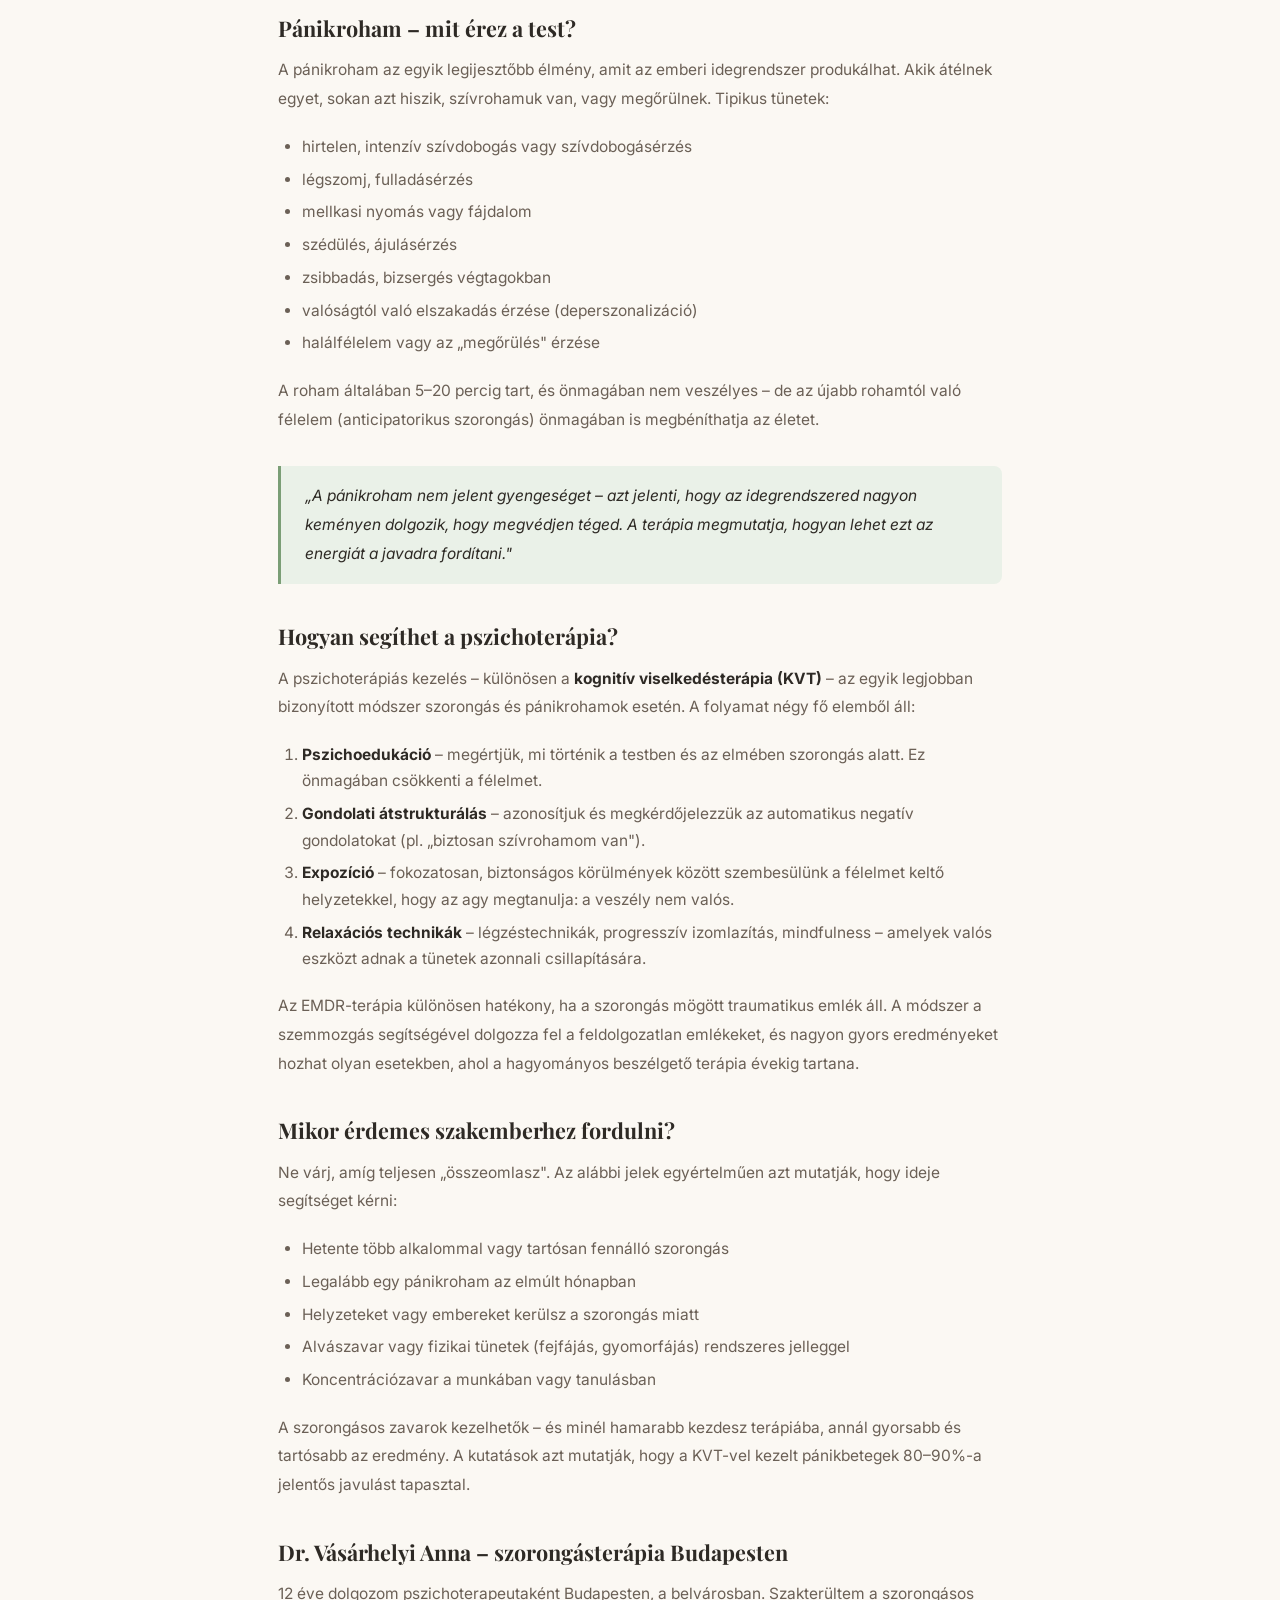
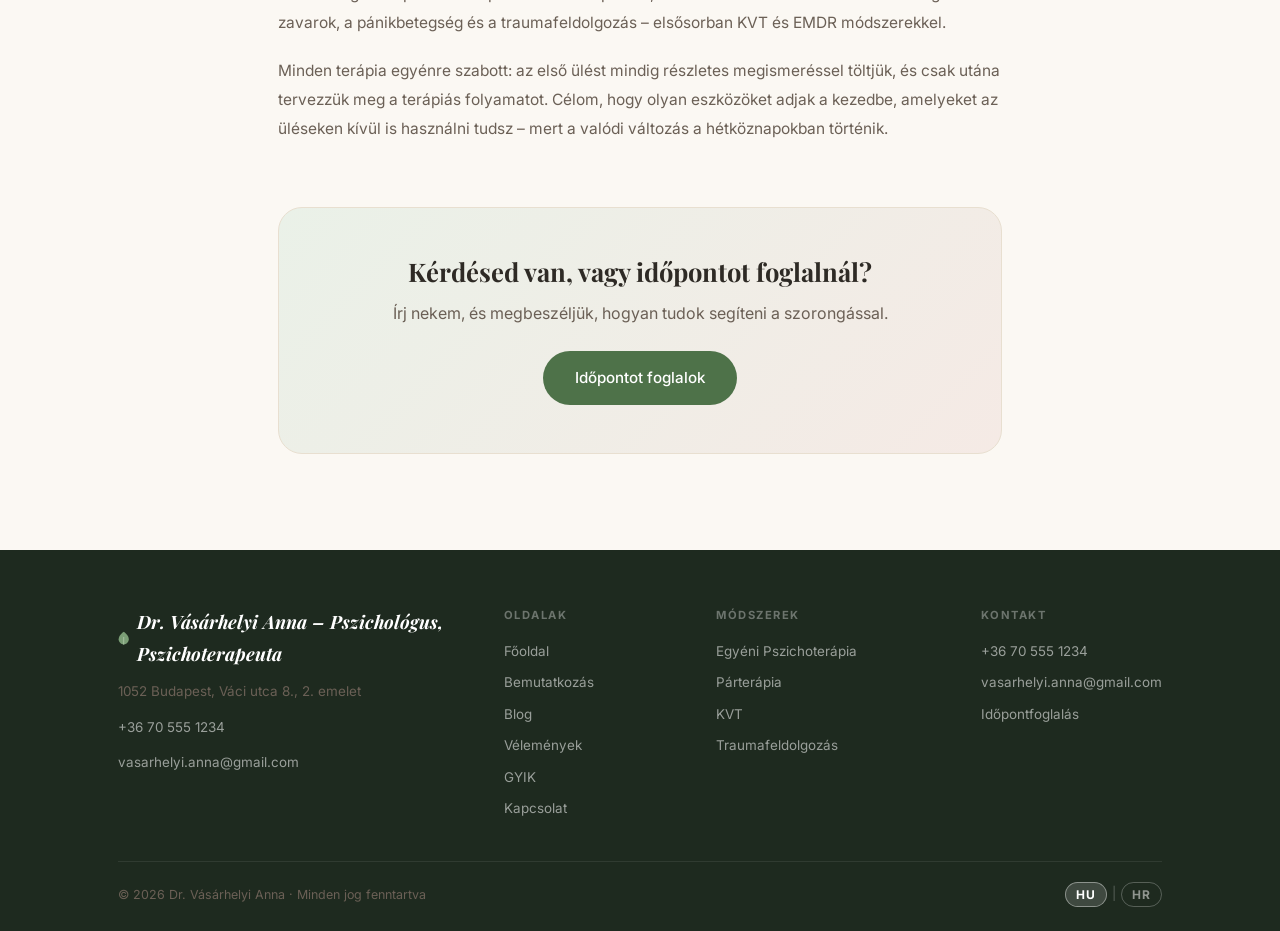
<file: blog/szorongas-es-panikrohamok.html>
<!DOCTYPE html>
<html lang="hu">
<head>
  <meta charset="UTF-8">
  <meta name="viewport" content="width=device-width, initial-scale=1.0">
  <title>Szorongás és pánikrohamok – Mit tehet a pszichoterapeuta? | Dr. Vásárhelyi Anna</title>
  <meta name="description" content="A szorongás az egyik leggyakoribb mentális probléma. Dr. Vásárhelyi Anna pszichoterapeuta megmutatja, hogyan segíthet a terápia – és mikor érdemes segítséget kérni.">
  <link rel="canonical" href="https://csancus.github.io/pelda-projekt/blog/szorongas-es-panikrohamok.html">
  <meta property="og:type" content="article">
  <meta property="og:title" content="Szorongás és pánikrohamok – Mit tehet a pszichoterapeuta?">
  <meta property="og:description" content="A szorongás az egyik leggyakoribb mentális egészségügyi probléma. Hogyan segíthet a pszichoterápia?">
  <meta property="og:image" content="https://csancus.github.io/pelda-projekt/images/blog/szorongas.jpg">
  <script type="application/ld+json">
  {"@context":"https://schema.org","@type":"BlogPosting","headline":"Szorongás és pánikrohamok – Mit tehet a pszichoterapeuta?","description":"A szorongás az egyik leggyakoribb mentális egészségügyi probléma. Dr. Vásárhelyi Anna pszichoterapeuta megmutatja, hogyan segíthet a terápia.","image":"https://csancus.github.io/pelda-projekt/images/blog/szorongas.jpg","author":{"@type":"Person","name":"Dr. Vásárhelyi Anna","jobTitle":"Pszichológus, Pszichoterapeuta"},"publisher":{"@type":"Organization","name":"Dr. Vásárhelyi Anna","url":"https://csancus.github.io/pelda-projekt/"},"datePublished":"2026-06-15","dateModified":"2026-06-15","mainEntityOfPage":"https://csancus.github.io/pelda-projekt/blog/szorongas-es-panikrohamok.html"}
  </script>
  <link rel="icon" type="image/svg+xml" href="../favicon.svg">
  <link rel="icon" type="image/png" href="../favicon.png">
  <link rel="preconnect" href="https://fonts.googleapis.com">
  <link rel="preconnect" href="https://fonts.gstatic.com" crossorigin>
  <link rel="preload" href="https://fonts.googleapis.com/css2?family=Playfair+Display:ital,wght@0,400;0,600;0,700;1,400;1,600&family=Inter:wght@300;400;500;600&display=swap" as="style" onload="this.onload=null;this.rel='stylesheet'">
  <noscript><link rel="stylesheet" href="https://fonts.googleapis.com/css2?family=Playfair+Display:ital,wght@0,400;0,600;0,700;1,400;1,600&family=Inter:wght@300;400;500;600&display=swap"></noscript>
  <link rel="stylesheet" href="../style.css">
</head>
<body>

<header class="nav" id="nav">
  <div class="nav__inner">
    <a href="../" class="nav__logo">
      <span class="nav__logo-leaf" aria-hidden="true">
        <svg width="18" height="22" viewBox="0 0 18 22" fill="none"><path d="M9 1C9 1 1 6 1 13C1 17.4 4.6 21 9 21C13.4 21 17 17.4 17 13C17 6 9 1 9 1Z" fill="#7B9E76"/><path d="M9 21V10" stroke="#4E7249" stroke-width="1.5" stroke-linecap="round"/></svg>
      </span>
      Dr. Vásárhelyi Anna
    </a>
    <a href="tel:+36705551234" class="nav__phone-mobile">📞 +36 70 555 1234</a>
    <button class="nav__toggle" id="navToggle" aria-label="Menü"><span></span><span></span><span></span></button>
    <nav class="nav__menu" id="navMenu">
      <a href="../#bemutatkozas">Bemutatkozás</a>
      <div class="nav__item--dropdown">
        <button class="nav__dropdown-btn" id="navDropdownBtn" aria-haspopup="true" aria-expanded="false">Módszerek</button>
        <div class="nav__dropdown" id="navDropdown" role="menu">
          <a href="../#modszerek" role="menuitem">Egyéni Pszichoterápia</a>
          <a href="../#modszerek" role="menuitem">Párterápia</a>
          <a href="../#modszerek" role="menuitem">Kognitív Viselkedésterápia (KVT)</a>
          <a href="../#modszerek" role="menuitem">Traumafeldolgozás</a>
          <a href="../#modszerek" role="menuitem">Szorongás &amp; Stresszkezelés</a>
          <a href="../#modszerek" role="menuitem">Önismeret &amp; Fejlesztés</a>
        </div>
      </div>
      <a href="../blog.html" class="nav__active">Blog</a>
      <a href="../#arak">Árak</a>
      <a href="../#velemenyek">Vélemények</a>
      <a href="../#gyik">GYIK</a>
      <a href="../#kapcsolat" class="nav__cta nav__cta--mobile-only">Időpontfoglalás</a>
    </nav>
    <div class="nav__actions">
      <a href="../#kapcsolat" class="nav__cta">Időpontfoglalás</a>
      <a href="tel:+36705551234" class="nav__cta nav__phone-cta">📞 +36 70 555 1234</a>
    </div>
  </div>
</header>

<main>
  <div class="post-wrap">
    <nav class="breadcrumb" aria-label="Navigációs útvonal">
      <ol class="breadcrumb__list">
        <li class="breadcrumb__item"><a href="../">Főoldal</a></li>
        <li class="breadcrumb__item"><a href="../blog.html">Blog</a></li>
        <li class="breadcrumb__item">Szorongás és pánikrohamok</li>
      </ol>
    </nav>

    <header>
      <span class="post__cat">Szorongás · Terápia</span>
      <h1 class="post__title">Szorongás és pánikrohamok – Mit tehet a pszichoterapeuta?</h1>
      <div class="post__meta">
        <img src="../images/vasarhelyi.jpg" alt="Dr. Vásárhelyi Anna pszichoterapeuta Budapest" class="post__meta-avatar">
        <div>
          <strong>Dr. Vásárhelyi Anna</strong> · Pszichológus, Budapest
          <span style="display:block;font-size:.8rem;margin-top:.1rem">2026. június 15.</span>
        </div>
        <span class="post__readtime">⏱ 5 perc olvasás</span>
      </div>
    </header>

    <img src="../images/blog/szorongas.jpg" alt="Szorongó ember – pszichoterapeuta segítsége Budapesten" class="post__hero-img" loading="eager">

    <nav class="post__toc" aria-label="Tartalomjegyzék">
      <div class="post__toc-title">Tartalomjegyzék</div>
      <ol>
        <li><a href="#mi-a-szorongas">Mi a szorongás, és mikor válik problémává?</a></li>
        <li><a href="#panikroham">Pánikroham – mit érez a test?</a></li>
        <li><a href="#terapia-segit">Hogyan segíthet a pszichoterápia?</a></li>
        <li><a href="#mikor-fordulj">Mikor érdemes szakemberhez fordulni?</a></li>
        <li><a href="#vasarhelyi">Dr. Vásárhelyi Anna – szorongásterápia Budapesten</a></li>
      </ol>
    </nav>

    <div class="post__body">

      <p>A <strong>szorongás</strong> ma az egyik leggyakoribb mentális egészségügyi probléma: a felnőttek mintegy 30%-a szenved valamilyen szorongásos zavartól élete során. Mégis, sokan évekig küzdenek egyedül, mielőtt segítséget kérnének. Ebben a cikkben megmutatom, mit jelent valójában a klinikai szorongás, hogyan néz ki egy pánikroham belülről – és konkrétan mit tud tenni egy pszichoterapeuta.</p>

      <h2 id="mi-a-szorongas">Mi a szorongás, és mikor válik problémává?</h2>
      <p>Egy kis szorongás természetes – sőt, hasznos. Az idegrendszerünk így figyelmeztet bennünket a veszélyre, és felkészít a cselekvésre. A probléma akkor kezdődik, amikor a szorongás:</p>
      <ul>
        <li><strong>aránytalanná</strong> válik a valós fenyegetéshez képest,</li>
        <li><strong>tartósan jelen van</strong> akkor is, amikor nincs közvetlen veszély,</li>
        <li><strong>akadályozza a mindennapi életet</strong> – munkát, kapcsolatokat, alvást.</li>
      </ul>
      <p>A generalizált szorongásos zavar (GAD) esetén az ember szinte minden dologtól fél: a munkától, az egészségétől, a kapcsolataitól. Jellemző tünetek: állandó aggódás, koncentrációzavar, izomfeszültség, alvászavar, ingerlékenység.</p>

      <h2 id="panikroham">Pánikroham – mit érez a test?</h2>
      <p>A pánikroham az egyik legijesztőbb élmény, amit az emberi idegrendszer produkálhat. Akik átélnek egyet, sokan azt hiszik, szívrohamuk van, vagy megőrülnek. Tipikus tünetek:</p>
      <ul>
        <li>hirtelen, intenzív szívdobogás vagy szívdobogásérzés</li>
        <li>légszomj, fulladásérzés</li>
        <li>mellkasi nyomás vagy fájdalom</li>
        <li>szédülés, ájulásérzés</li>
        <li>zsibbadás, bizsergés végtagokban</li>
        <li>valóságtól való elszakadás érzése (deperszonalizáció)</li>
        <li>halálfélelem vagy az „megőrülés" érzése</li>
      </ul>
      <p>A roham általában 5–20 percig tart, és önmagában nem veszélyes – de az újabb rohamtól való félelem (anticipatorikus szorongás) önmagában is megbéníthatja az életet.</p>

      <blockquote>
        <p>„A pánikroham nem jelent gyengeséget – azt jelenti, hogy az idegrendszered nagyon keményen dolgozik, hogy megvédjen téged. A terápia megmutatja, hogyan lehet ezt az energiát a javadra fordítani."</p>
      </blockquote>

      <h2 id="terapia-segit">Hogyan segíthet a pszichoterápia?</h2>
      <p>A pszichoterápiás kezelés – különösen a <strong>kognitív viselkedésterápia (KVT)</strong> – az egyik legjobban bizonyított módszer szorongás és pánikrohamok esetén. A folyamat négy fő elemből áll:</p>
      <ol>
        <li><strong>Pszichoedukáció</strong> – megértjük, mi történik a testben és az elmében szorongás alatt. Ez önmagában csökkenti a félelmet.</li>
        <li><strong>Gondolati átstrukturálás</strong> – azonosítjuk és megkérdőjelezzük az automatikus negatív gondolatokat (pl. „biztosan szívrohamom van").</li>
        <li><strong>Expozíció</strong> – fokozatosan, biztonságos körülmények között szembesülünk a félelmet keltő helyzetekkel, hogy az agy megtanulja: a veszély nem valós.</li>
        <li><strong>Relaxációs technikák</strong> – légzéstechnikák, progresszív izomlazítás, mindfulness – amelyek valós eszközt adnak a tünetek azonnali csillapítására.</li>
      </ol>
      <p>Az EMDR-terápia különösen hatékony, ha a szorongás mögött traumatikus emlék áll. A módszer a szemmozgás segítségével dolgozza fel a feldolgozatlan emlékeket, és nagyon gyors eredményeket hozhat olyan esetekben, ahol a hagyományos beszélgető terápia évekig tartana.</p>

      <h2 id="mikor-fordulj">Mikor érdemes szakemberhez fordulni?</h2>
      <p>Ne várj, amíg teljesen „összeomlasz". Az alábbi jelek egyértelműen azt mutatják, hogy ideje segítséget kérni:</p>
      <ul>
        <li>Hetente több alkalommal vagy tartósan fennálló szorongás</li>
        <li>Legalább egy pánikroham az elmúlt hónapban</li>
        <li>Helyzeteket vagy embereket kerülsz a szorongás miatt</li>
        <li>Alvászavar vagy fizikai tünetek (fejfájás, gyomorfájás) rendszeres jelleggel</li>
        <li>Koncentrációzavar a munkában vagy tanulásban</li>
      </ul>
      <p>A szorongásos zavarok kezelhetők – és minél hamarabb kezdesz terápiába, annál gyorsabb és tartósabb az eredmény. A kutatások azt mutatják, hogy a KVT-vel kezelt pánikbetegek 80–90%-a jelentős javulást tapasztal.</p>

      <h2 id="vasarhelyi">Dr. Vásárhelyi Anna – szorongásterápia Budapesten</h2>
      <p>12 éve dolgozom pszichoterapeutaként Budapesten, a belvárosban. Szakterültem a szorongásos zavarok, a pánikbetegség és a traumafeldolgozás – elsősorban KVT és EMDR módszerekkel.</p>
      <p>Minden terápia egyénre szabott: az első ülést mindig részletes megismeréssel töltjük, és csak utána tervezzük meg a terápiás folyamatot. Célom, hogy olyan eszközöket adjak a kezedbe, amelyeket az üléseken kívül is használni tudsz – mert a valódi változás a hétköznapokban történik.</p>

    </div>

    <div class="post__cta">
      <h2>Kérdésed van, vagy időpontot foglalnál?</h2>
      <p>Írj nekem, és megbeszéljük, hogyan tudok segíteni a szorongással.</p>
      <a href="../#kapcsolat" class="btn btn--primary">Időpontot foglalok</a>
    </div>
  </div>
</main>

<footer class="footer">
  <div class="container">
    <div class="footer__inner">
      <div class="footer__brand">
        <div class="footer__logo">
          <svg width="16" height="20" viewBox="0 0 18 22" fill="none"><path d="M9 1C9 1 1 6 1 13C1 17.4 4.6 21 9 21C13.4 21 17 17.4 17 13C17 6 9 1 9 1Z" fill="#7B9E76"/><path d="M9 21V10" stroke="#A8C4A3" stroke-width="1.5" stroke-linecap="round"/></svg>
          <strong>Dr. Vásárhelyi Anna – Pszichológus, Pszichoterapeuta</strong>
        </div>
        <p>1052 Budapest, Váci utca 8., 2. emelet</p>
        <p><a href="tel:+36705551234" style="color:rgba(255,255,255,.55)">+36 70 555 1234</a></p>
        <p><a href="mailto:vasarhelyi.anna@gmail.com" style="color:rgba(255,255,255,.55)">vasarhelyi.anna@gmail.com</a></p>
      </div>
      <div class="footer__links">
        <span class="footer__col-title">Oldalak</span>
        <a href="../">Főoldal</a>
        <a href="../#bemutatkozas">Bemutatkozás</a>
        <a href="../blog.html">Blog</a>
        <a href="../#velemenyek">Vélemények</a>
        <a href="../#gyik">GYIK</a>
        <a href="../#kapcsolat">Kapcsolat</a>
      </div>
      <div class="footer__links">
        <span class="footer__col-title">Módszerek</span>
        <a href="../#modszerek">Egyéni Pszichoterápia</a>
        <a href="../#modszerek">Párterápia</a>
        <a href="../#modszerek">KVT</a>
        <a href="../#modszerek">Traumafeldolgozás</a>
      </div>
      <div class="footer__contact">
        <span class="footer__col-title">Kontakt</span>
        <a href="tel:+36705551234">+36 70 555 1234</a>
        <a href="mailto:vasarhelyi.anna@gmail.com">vasarhelyi.anna@gmail.com</a>
        <a href="../#kapcsolat">Időpontfoglalás</a>
      </div>
    </div>
    <div class="footer__bottom">
      <p>© 2026 Dr. Vásárhelyi Anna · Minden jog fenntartva</p>
      <div class="lang-switcher footer__lang">
        <button class="lang-btn active" data-lang="hu">HU</button>
        <span class="lang-sep">|</span>
        <button class="lang-btn" data-lang="hr">HR</button>
      </div>
    </div>
  </div>
</footer>

<script src="../main.js"></script>
</body>
</html>
</file>
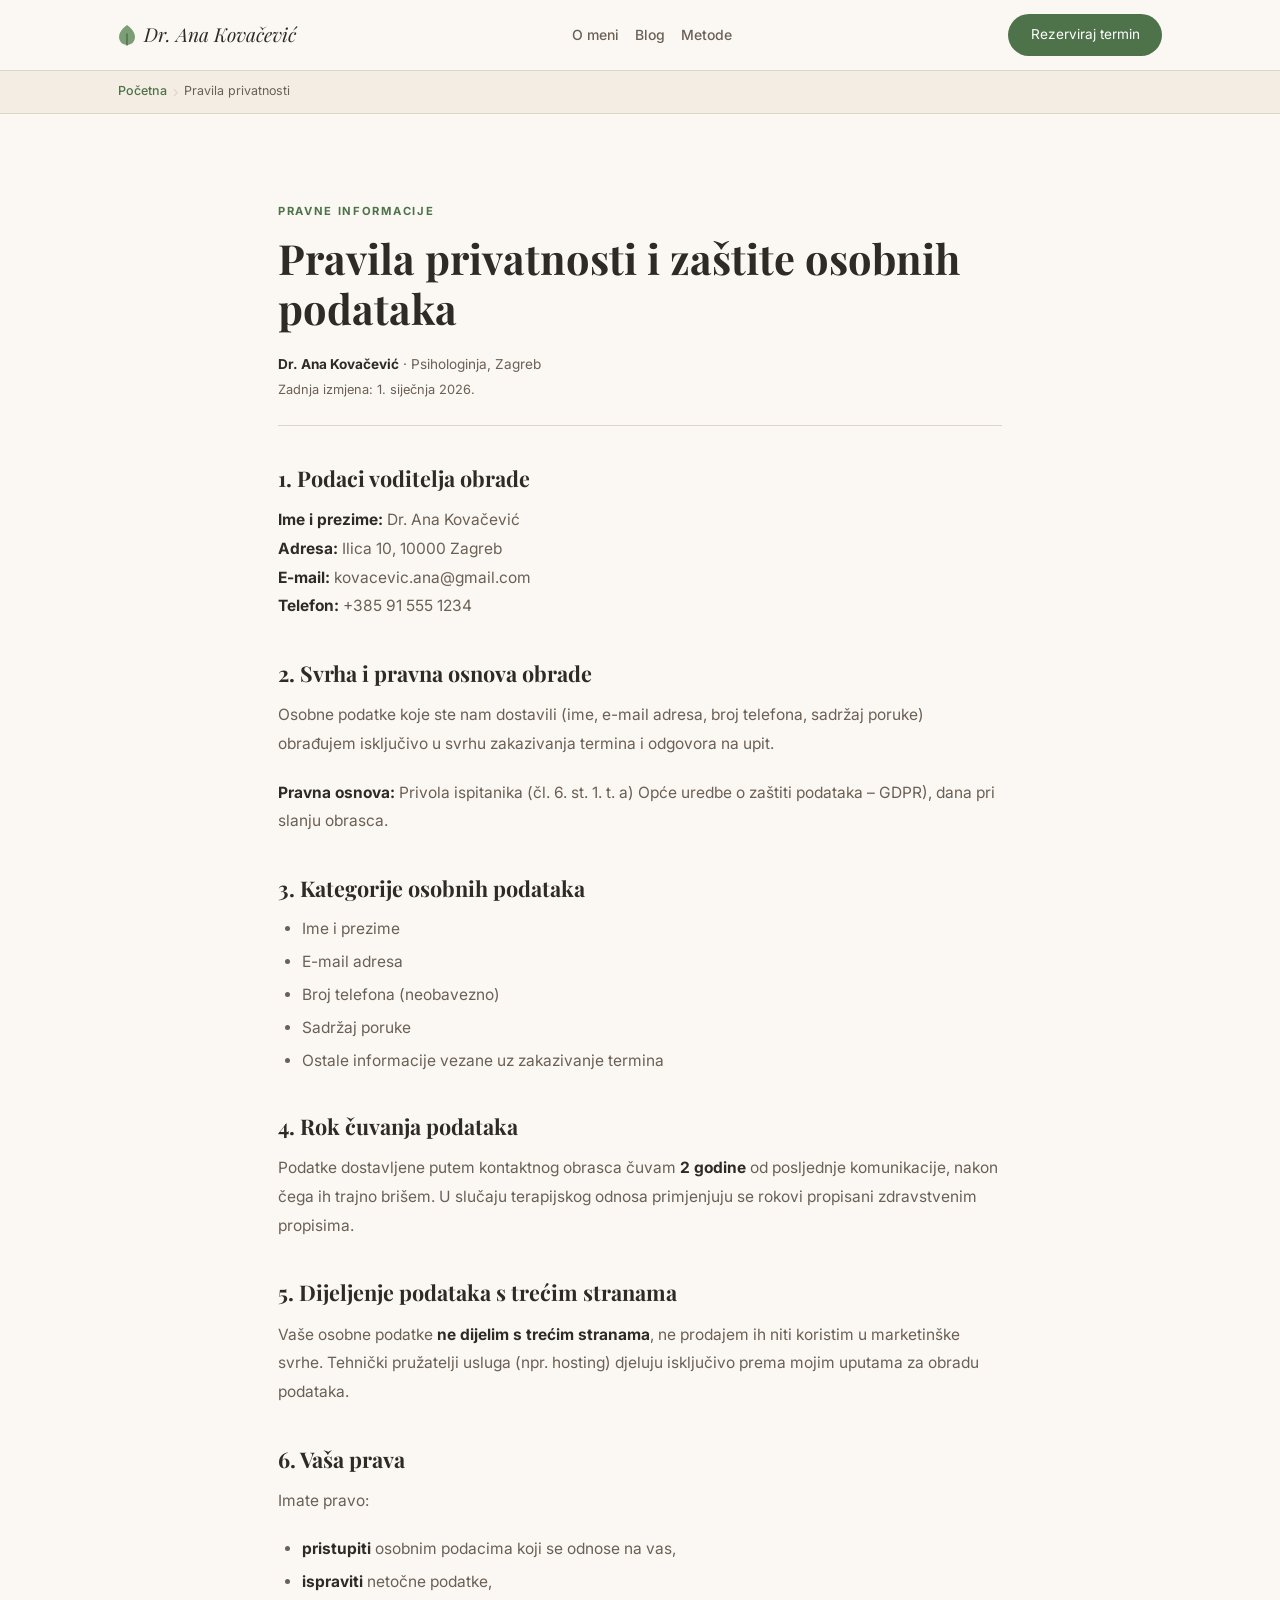
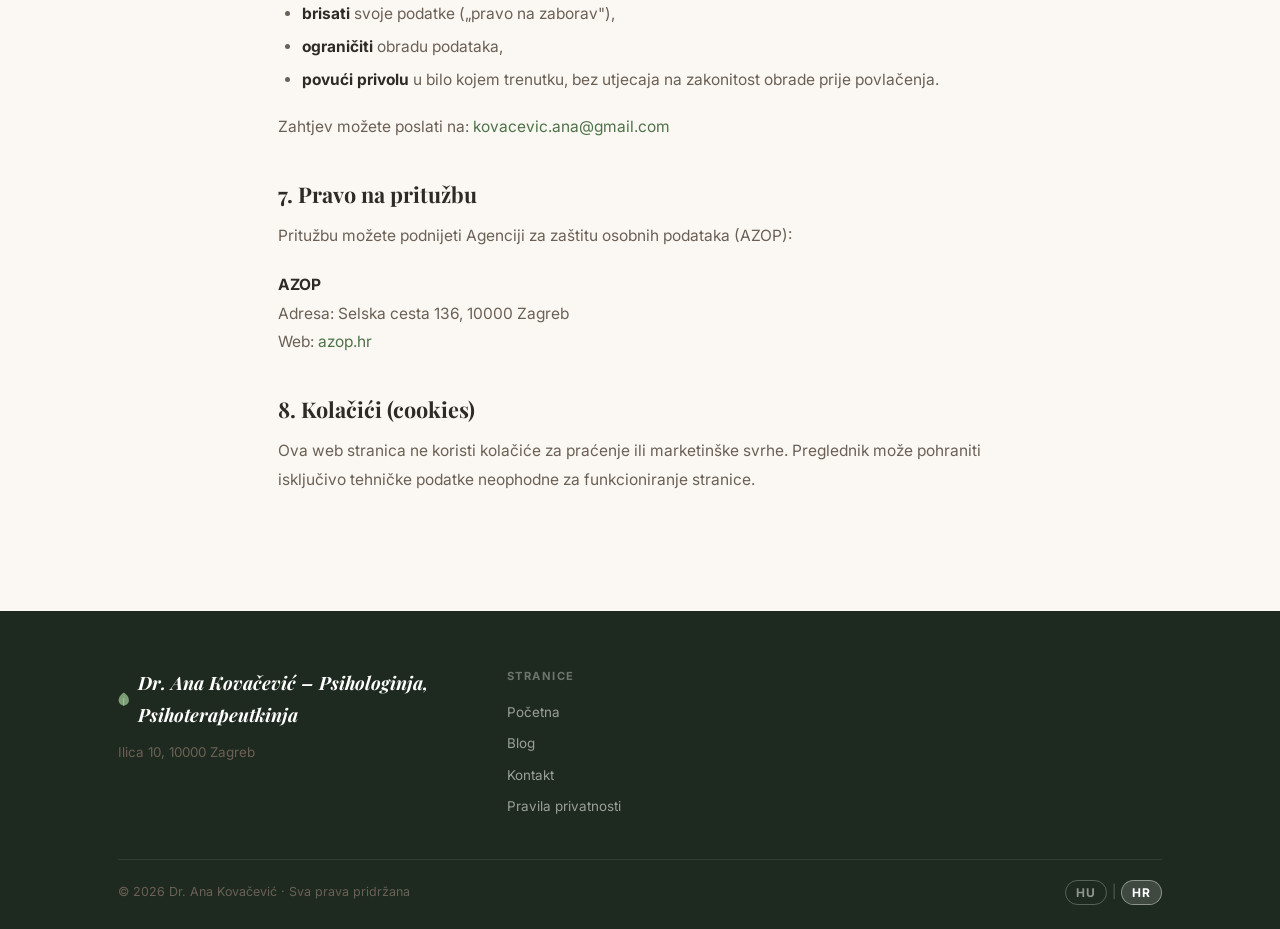
<file: hr/adatkezelesi.html>
<!DOCTYPE html>
<html lang="hr">
<head>
  <meta charset="UTF-8">
  <meta name="viewport" content="width=device-width, initial-scale=1.0">
  <title>Pravila privatnosti | Dr. Ana Kovačević</title>
  <meta name="description" content="Pravila privatnosti i zaštite osobnih podataka – Dr. Ana Kovačević psihologinja Zagreb.">
  <link rel="icon" type="image/svg+xml" href="../favicon.svg">
  <link rel="icon" type="image/png" href="../favicon.png">
  <link rel="preconnect" href="https://fonts.googleapis.com">
  <link rel="preconnect" href="https://fonts.gstatic.com" crossorigin>
  <link rel="preload" href="https://fonts.googleapis.com/css2?family=Playfair+Display:ital,wght@0,400;0,600;0,700;1,400;1,600&family=Inter:wght@300;400;500;600&display=swap" as="style" onload="this.onload=null;this.rel='stylesheet'">
  <noscript><link rel="stylesheet" href="https://fonts.googleapis.com/css2?family=Playfair+Display:ital,wght@0,400;0,600;0,700;1,400;1,600&family=Inter:wght@300;400;500;600&display=swap"></noscript>
  <link rel="stylesheet" href="../style.css">
</head>
<body>

<header class="nav" id="nav">
  <div class="nav__inner">
    <a href="./" class="nav__logo">
      <span class="nav__logo-leaf" aria-hidden="true">
        <svg width="18" height="22" viewBox="0 0 18 22" fill="none"><path d="M9 1C9 1 1 6 1 13C1 17.4 4.6 21 9 21C13.4 21 17 17.4 17 13C17 6 9 1 9 1Z" fill="#7B9E76"/><path d="M9 21V10" stroke="#4E7249" stroke-width="1.5" stroke-linecap="round"/></svg>
      </span>
      Dr. Ana Kovačević
    </a>
    <button class="nav__toggle" id="navToggle" aria-label="Izbornik"><span></span><span></span><span></span></button>
    <nav class="nav__menu" id="navMenu">
      <a href="./#o-meni">O meni</a>
      <a href="blog.html">Blog</a>
      <a href="./#metode">Metode</a>
      <a href="./#kontakt" class="nav__cta nav__cta--mobile-only">Rezerviraj termin</a>
    </nav>
    <div class="nav__actions">
      <a href="./#kontakt" class="nav__cta">Rezerviraj termin</a>
    </div>
  </div>
</header>

<nav class="breadcrumb" aria-label="Navigacijska putanja">
  <ol class="breadcrumb__list">
    <li class="breadcrumb__item"><a href="./">Početna</a></li>
    <li class="breadcrumb__item">Pravila privatnosti</li>
  </ol>
</nav>

<main>
  <div class="post-wrap">
    <header>
      <span class="post__cat">Pravne informacije</span>
      <h1 class="post__title">Pravila privatnosti i zaštite osobnih podataka</h1>
      <div class="post__meta">
        <div>
          <strong>Dr. Ana Kovačević</strong> · Psihologinja, Zagreb
          <span style="display:block;font-size:.8rem;margin-top:.1rem">Zadnja izmjena: 1. siječnja 2026.</span>
        </div>
      </div>
    </header>

    <div class="post__body">

      <h2>1. Podaci voditelja obrade</h2>
      <p><strong>Ime i prezime:</strong> Dr. Ana Kovačević<br>
      <strong>Adresa:</strong> Ilica 10, 10000 Zagreb<br>
      <strong>E-mail:</strong> kovacevic.ana@gmail.com<br>
      <strong>Telefon:</strong> +385 91 555 1234</p>

      <h2>2. Svrha i pravna osnova obrade</h2>
      <p>Osobne podatke koje ste nam dostavili (ime, e-mail adresa, broj telefona, sadržaj poruke) obrađujem isključivo u svrhu zakazivanja termina i odgovora na upit.</p>
      <p><strong>Pravna osnova:</strong> Privola ispitanika (čl. 6. st. 1. t. a) Opće uredbe o zaštiti podataka – GDPR), dana pri slanju obrasca.</p>

      <h2>3. Kategorije osobnih podataka</h2>
      <ul>
        <li>Ime i prezime</li>
        <li>E-mail adresa</li>
        <li>Broj telefona (neobavezno)</li>
        <li>Sadržaj poruke</li>
        <li>Ostale informacije vezane uz zakazivanje termina</li>
      </ul>

      <h2>4. Rok čuvanja podataka</h2>
      <p>Podatke dostavljene putem kontaktnog obrasca čuvam <strong>2 godine</strong> od posljednje komunikacije, nakon čega ih trajno brišem. U slučaju terapijskog odnosa primjenjuju se rokovi propisani zdravstvenim propisima.</p>

      <h2>5. Dijeljenje podataka s trećim stranama</h2>
      <p>Vaše osobne podatke <strong>ne dijelim s trećim stranama</strong>, ne prodajem ih niti koristim u marketinške svrhe. Tehnički pružatelji usluga (npr. hosting) djeluju isključivo prema mojim uputama za obradu podataka.</p>

      <h2>6. Vaša prava</h2>
      <p>Imate pravo:</p>
      <ul>
        <li><strong>pristupiti</strong> osobnim podacima koji se odnose na vas,</li>
        <li><strong>ispraviti</strong> netočne podatke,</li>
        <li><strong>brisati</strong> svoje podatke („pravo na zaborav"),</li>
        <li><strong>ograničiti</strong> obradu podataka,</li>
        <li><strong>povući privolu</strong> u bilo kojem trenutku, bez utjecaja na zakonitost obrade prije povlačenja.</li>
      </ul>
      <p>Zahtjev možete poslati na: <a href="mailto:kovacevic.ana@gmail.com">kovacevic.ana@gmail.com</a></p>

      <h2>7. Pravo na pritužbu</h2>
      <p>Pritužbu možete podnijeti Agenciji za zaštitu osobnih podataka (AZOP):</p>
      <p><strong>AZOP</strong><br>
      Adresa: Selska cesta 136, 10000 Zagreb<br>
      Web: <a href="https://azop.hr" target="_blank" rel="noopener">azop.hr</a></p>

      <h2>8. Kolačići (cookies)</h2>
      <p>Ova web stranica ne koristi kolačiće za praćenje ili marketinške svrhe. Preglednik može pohraniti isključivo tehničke podatke neophodne za funkcioniranje stranice.</p>

    </div>
  </div>
</main>

<footer class="footer">
  <div class="container">
    <div class="footer__inner">
      <div class="footer__brand">
        <div class="footer__logo">
          <svg width="16" height="20" viewBox="0 0 18 22" fill="none"><path d="M9 1C9 1 1 6 1 13C1 17.4 4.6 21 9 21C13.4 21 17 17.4 17 13C17 6 9 1 9 1Z" fill="#7B9E76"/><path d="M9 21V10" stroke="#A8C4A3" stroke-width="1.5" stroke-linecap="round"/></svg>
          <strong>Dr. Ana Kovačević – Psihologinja, Psihoterapeutkinja</strong>
        </div>
        <p>Ilica 10, 10000 Zagreb</p>
      </div>
      <div class="footer__links">
        <span class="footer__col-title">Stranice</span>
        <a href="./">Početna</a>
        <a href="blog.html">Blog</a>
        <a href="./#kontakt">Kontakt</a>
        <a href="adatkezelesi.html">Pravila privatnosti</a>
      </div>
    </div>
    <div class="footer__bottom">
      <p>© 2026 Dr. Ana Kovačević · Sva prava pridržana</p>
      <div class="lang-switcher footer__lang">
        <button class="lang-btn" data-lang="hu">HU</button>
        <span class="lang-sep">|</span>
        <button class="lang-btn active" data-lang="hr">HR</button>
      </div>
    </div>
  </div>
</footer>

<script src="../main.js"></script>
</body>
</html>
</file>
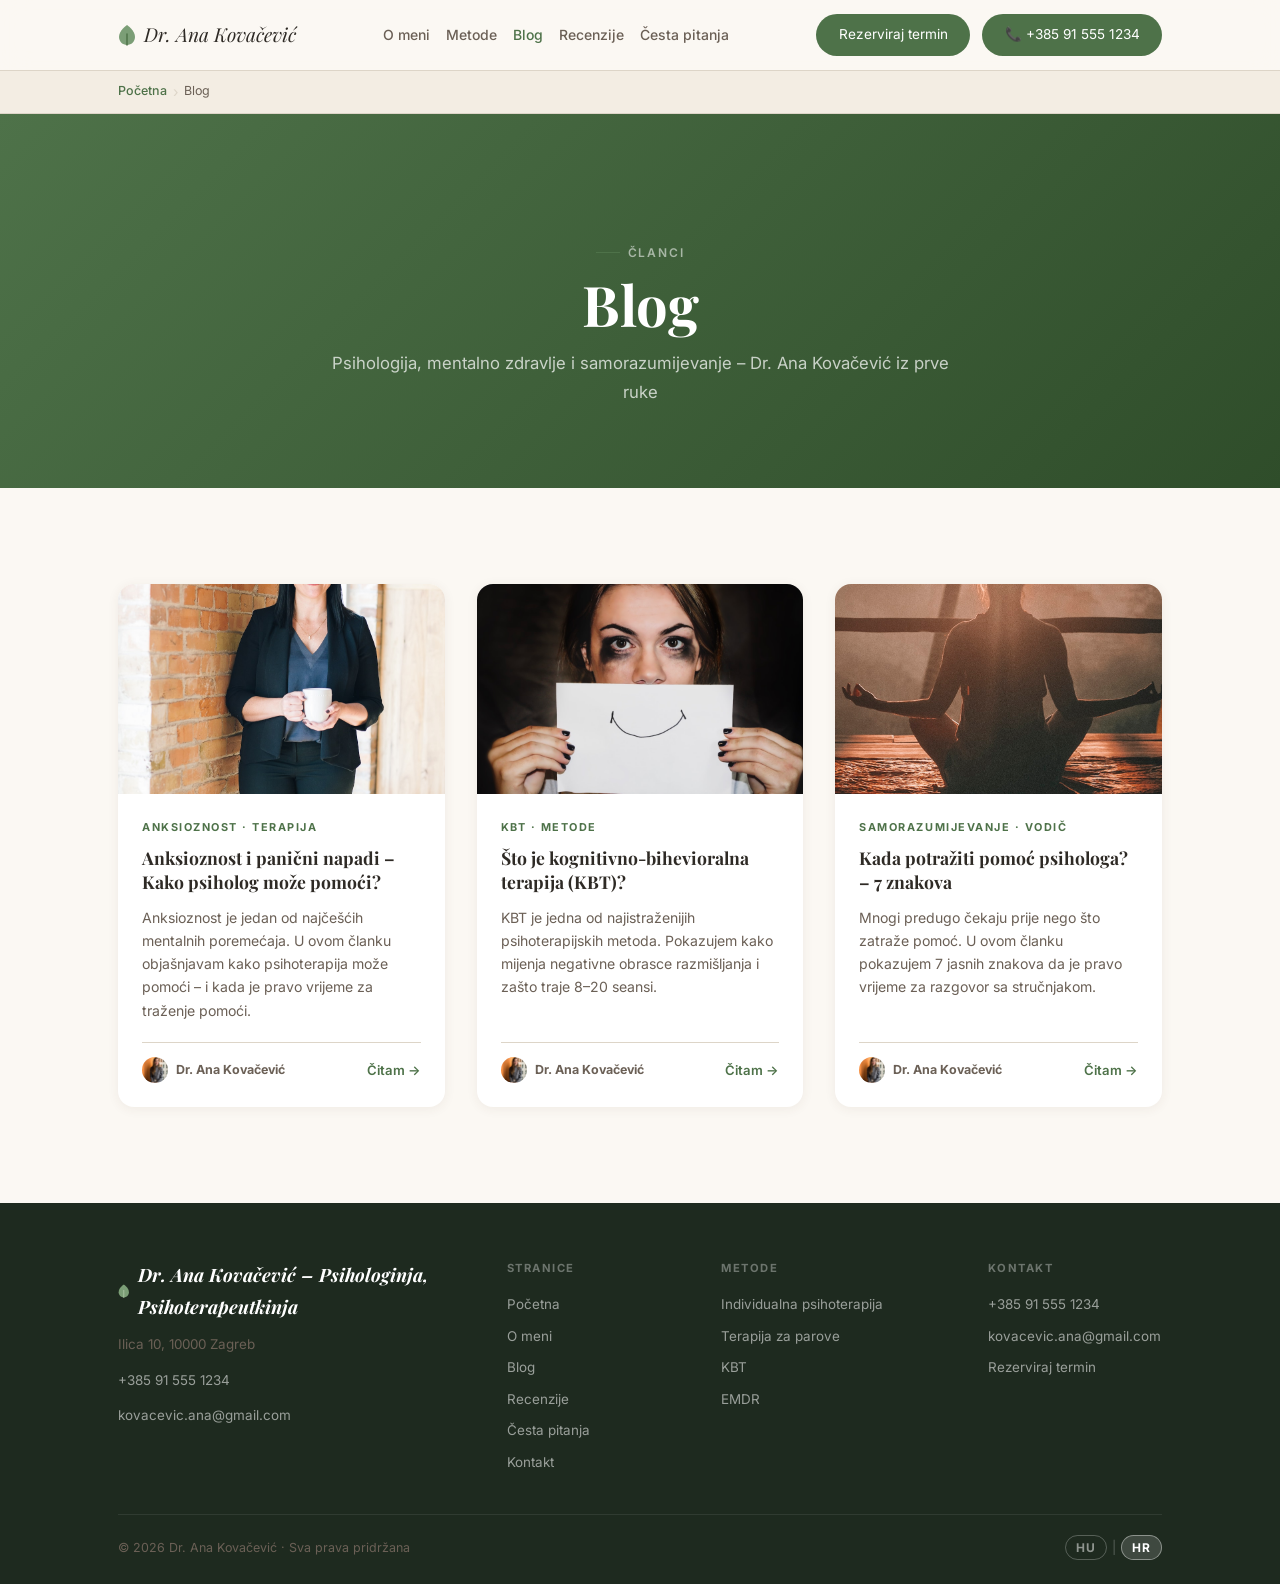
<file: hr/blog.html>
<!DOCTYPE html>
<html lang="hr">
<head>
  <meta charset="UTF-8">
  <meta name="viewport" content="width=device-width, initial-scale=1.0">
  <title>Blog – Psihologija i Samorazumijevanje | Dr. Ana Kovačević Zagreb</title>
  <meta name="description" content="Dr. Ana Kovačević psihologinja – blog o anksioznosti, KBT-u, traumama i samorazumijevanju. Korisni članci iz perspektive psihoterapeutkinje.">
  <link rel="canonical" href="https://csancus.github.io/pelda-projekt/hr/blog.html">
  <meta property="og:type" content="website">
  <meta property="og:title" content="Blog – Psihologija i Samorazumijevanje | Dr. Ana Kovačević">
  <meta property="og:description" content="Anksioznost, KBT, trauma i samorazumijevanje – članci Dr. Ane Kovačević, psihoterapeutkinje.">
  <link rel="icon" type="image/svg+xml" href="../favicon.svg">
  <link rel="icon" type="image/png" href="../favicon.png">
  <link rel="preconnect" href="https://fonts.googleapis.com">
  <link rel="preconnect" href="https://fonts.gstatic.com" crossorigin>
  <link rel="preload" href="https://fonts.googleapis.com/css2?family=Playfair+Display:ital,wght@0,400;0,600;0,700;1,400;1,600&family=Inter:wght@300;400;500;600&display=swap" as="style" onload="this.onload=null;this.rel='stylesheet'">
  <noscript><link rel="stylesheet" href="https://fonts.googleapis.com/css2?family=Playfair+Display:ital,wght@0,400;0,600;0,700;1,400;1,600&family=Inter:wght@300;400;500;600&display=swap"></noscript>
  <link rel="stylesheet" href="../style.css">
</head>
<body>

<header class="nav" id="nav">
  <div class="nav__inner">
    <a href="./" class="nav__logo">
      <span class="nav__logo-leaf" aria-hidden="true">
        <svg width="18" height="22" viewBox="0 0 18 22" fill="none"><path d="M9 1C9 1 1 6 1 13C1 17.4 4.6 21 9 21C13.4 21 17 17.4 17 13C17 6 9 1 9 1Z" fill="#7B9E76"/><path d="M9 21V10" stroke="#4E7249" stroke-width="1.5" stroke-linecap="round"/></svg>
      </span>
      Dr. Ana Kovačević
    </a>
    <a href="tel:+385915551234" class="nav__phone-mobile">📞 +385 91 555 1234</a>
    <button class="nav__toggle" id="navToggle" aria-label="Izbornik"><span></span><span></span><span></span></button>
    <nav class="nav__menu" id="navMenu">
      <a href="./#o-meni">O meni</a>
      <a href="./#metode">Metode</a>
      <a href="blog.html" class="nav__active">Blog</a>
      <a href="./#recenzije">Recenzije</a>
      <a href="./#pitanja">Česta pitanja</a>
      <a href="./#kontakt" class="nav__cta nav__cta--mobile-only">Rezerviraj termin</a>
    </nav>
    <div class="nav__actions">
      <a href="./#kontakt" class="nav__cta">Rezerviraj termin</a>
      <a href="tel:+385915551234" class="nav__cta nav__phone-cta">📞 +385 91 555 1234</a>
    </div>
  </div>
</header>

<nav class="breadcrumb" aria-label="Navigacijska putanja">
  <ol class="breadcrumb__list">
    <li class="breadcrumb__item"><a href="./">Početna</a></li>
    <li class="breadcrumb__item">Blog</li>
  </ol>
</nav>

<!-- BLOG HERO -->
<section class="blog-hero">
  <div class="blog-hero__inner">
    <p class="section__tag" style="justify-content:center;color:rgba(255,255,255,.55)">Članci</p>
    <h1>Blog</h1>
    <p class="blog-hero__lead">Psihologija, mentalno zdravlje i samorazumijevanje – Dr. Ana Kovačević iz prve ruke</p>
  </div>
</section>

<!-- BLOG LISTING -->
<section class="section" style="background:var(--cream)">
  <div class="container">
    <div class="blog-grid">

      <article class="blog-card">
        <a href="blog/anksioznost-i-panika.html" class="blog-card__img-wrap" tabindex="-1" aria-hidden="true">
          <img src="../images/blog/szorongas.jpg" alt="Anksiozna osoba – pomoć psihologa" class="blog-card__img" loading="lazy">
        </a>
        <div class="blog-card__body">
          <span class="blog-card__cat">Anksioznost · Terapija</span>
          <h2 class="blog-card__title"><a href="blog/anksioznost-i-panika.html">Anksioznost i panični napadi – Kako psiholog može pomoći?</a></h2>
          <p class="blog-card__excerpt">Anksioznost je jedan od najčešćih mentalnih poremećaja. U ovom članku objašnjavam kako psihoterapija može pomoći – i kada je pravo vrijeme za traženje pomoći.</p>
          <div class="blog-card__footer">
            <span class="blog-card__author">
              <img src="../images/kovacevic.jpg" alt="Dr. Ana Kovačević" class="blog-card__avatar">
              <strong>Dr. Ana Kovačević</strong>
            </span>
            <a href="blog/anksioznost-i-panika.html" class="blog-card__read">Čitam →</a>
          </div>
        </div>
      </article>

      <article class="blog-card">
        <a href="blog/kbt-terapija.html" class="blog-card__img-wrap" tabindex="-1" aria-hidden="true">
          <img src="../images/blog/kvt.jpg" alt="Terapijska seansa – KBT metoda" class="blog-card__img" loading="lazy">
        </a>
        <div class="blog-card__body">
          <span class="blog-card__cat">KBT · Metode</span>
          <h2 class="blog-card__title"><a href="blog/kbt-terapija.html">Što je kognitivno-bihevioralna terapija (KBT)?</a></h2>
          <p class="blog-card__excerpt">KBT je jedna od najistraženijih psihoterapijskih metoda. Pokazujem kako mijenja negativne obrasce razmišljanja i zašto traje 8–20 seansi.</p>
          <div class="blog-card__footer">
            <span class="blog-card__author">
              <img src="../images/kovacevic.jpg" alt="Dr. Ana Kovačević" class="blog-card__avatar">
              <strong>Dr. Ana Kovačević</strong>
            </span>
            <a href="blog/kbt-terapija.html" class="blog-card__read">Čitam →</a>
          </div>
        </div>
      </article>

      <article class="blog-card">
        <a href="blog/kada-potraziti-pomoc.html" class="blog-card__img-wrap" tabindex="-1" aria-hidden="true">
          <img src="../images/blog/onismeret.jpg" alt="Pisanje dnevnika – samorazumijevanje" class="blog-card__img" loading="lazy">
        </a>
        <div class="blog-card__body">
          <span class="blog-card__cat">Samorazumijevanje · Vodič</span>
          <h2 class="blog-card__title"><a href="blog/kada-potraziti-pomoc.html">Kada potražiti pomoć psihologa? – 7 znakova</a></h2>
          <p class="blog-card__excerpt">Mnogi predugo čekaju prije nego što zatraže pomoć. U ovom članku pokazujem 7 jasnih znakova da je pravo vrijeme za razgovor sa stručnjakom.</p>
          <div class="blog-card__footer">
            <span class="blog-card__author">
              <img src="../images/kovacevic.jpg" alt="Dr. Ana Kovačević" class="blog-card__avatar">
              <strong>Dr. Ana Kovačević</strong>
            </span>
            <a href="blog/kada-potraziti-pomoc.html" class="blog-card__read">Čitam →</a>
          </div>
        </div>
      </article>

    </div>
  </div>
</section>

<footer class="footer">
  <div class="container">
    <div class="footer__inner">
      <div class="footer__brand">
        <div class="footer__logo">
          <svg width="16" height="20" viewBox="0 0 18 22" fill="none"><path d="M9 1C9 1 1 6 1 13C1 17.4 4.6 21 9 21C13.4 21 17 17.4 17 13C17 6 9 1 9 1Z" fill="#7B9E76"/><path d="M9 21V10" stroke="#A8C4A3" stroke-width="1.5" stroke-linecap="round"/></svg>
          <strong>Dr. Ana Kovačević – Psihologinja, Psihoterapeutkinja</strong>
        </div>
        <p>Ilica 10, 10000 Zagreb</p>
        <p><a href="tel:+385915551234" style="color:rgba(255,255,255,.55)">+385 91 555 1234</a></p>
        <p><a href="mailto:kovacevic.ana@gmail.com" style="color:rgba(255,255,255,.55)">kovacevic.ana@gmail.com</a></p>
      </div>
      <div class="footer__links">
        <span class="footer__col-title">Stranice</span>
        <a href="./">Početna</a>
        <a href="./#o-meni">O meni</a>
        <a href="blog.html">Blog</a>
        <a href="./#recenzije">Recenzije</a>
        <a href="./#pitanja">Česta pitanja</a>
        <a href="./#kontakt">Kontakt</a>
      </div>
      <div class="footer__links">
        <span class="footer__col-title">Metode</span>
        <a href="./#metode">Individualna psihoterapija</a>
        <a href="./#metode">Terapija za parove</a>
        <a href="./#metode">KBT</a>
        <a href="./#metode">EMDR</a>
      </div>
      <div class="footer__contact">
        <span class="footer__col-title">Kontakt</span>
        <a href="tel:+385915551234">+385 91 555 1234</a>
        <a href="mailto:kovacevic.ana@gmail.com">kovacevic.ana@gmail.com</a>
        <a href="./#kontakt">Rezerviraj termin</a>
      </div>
    </div>
    <div class="footer__bottom">
      <p>© 2026 Dr. Ana Kovačević · Sva prava pridržana</p>
      <div class="lang-switcher footer__lang">
        <button class="lang-btn" data-lang="hu">HU</button>
        <span class="lang-sep">|</span>
        <button class="lang-btn active" data-lang="hr">HR</button>
      </div>
    </div>
  </div>
</footer>

<script src="../main.js"></script>
</body>
</html>
</file>
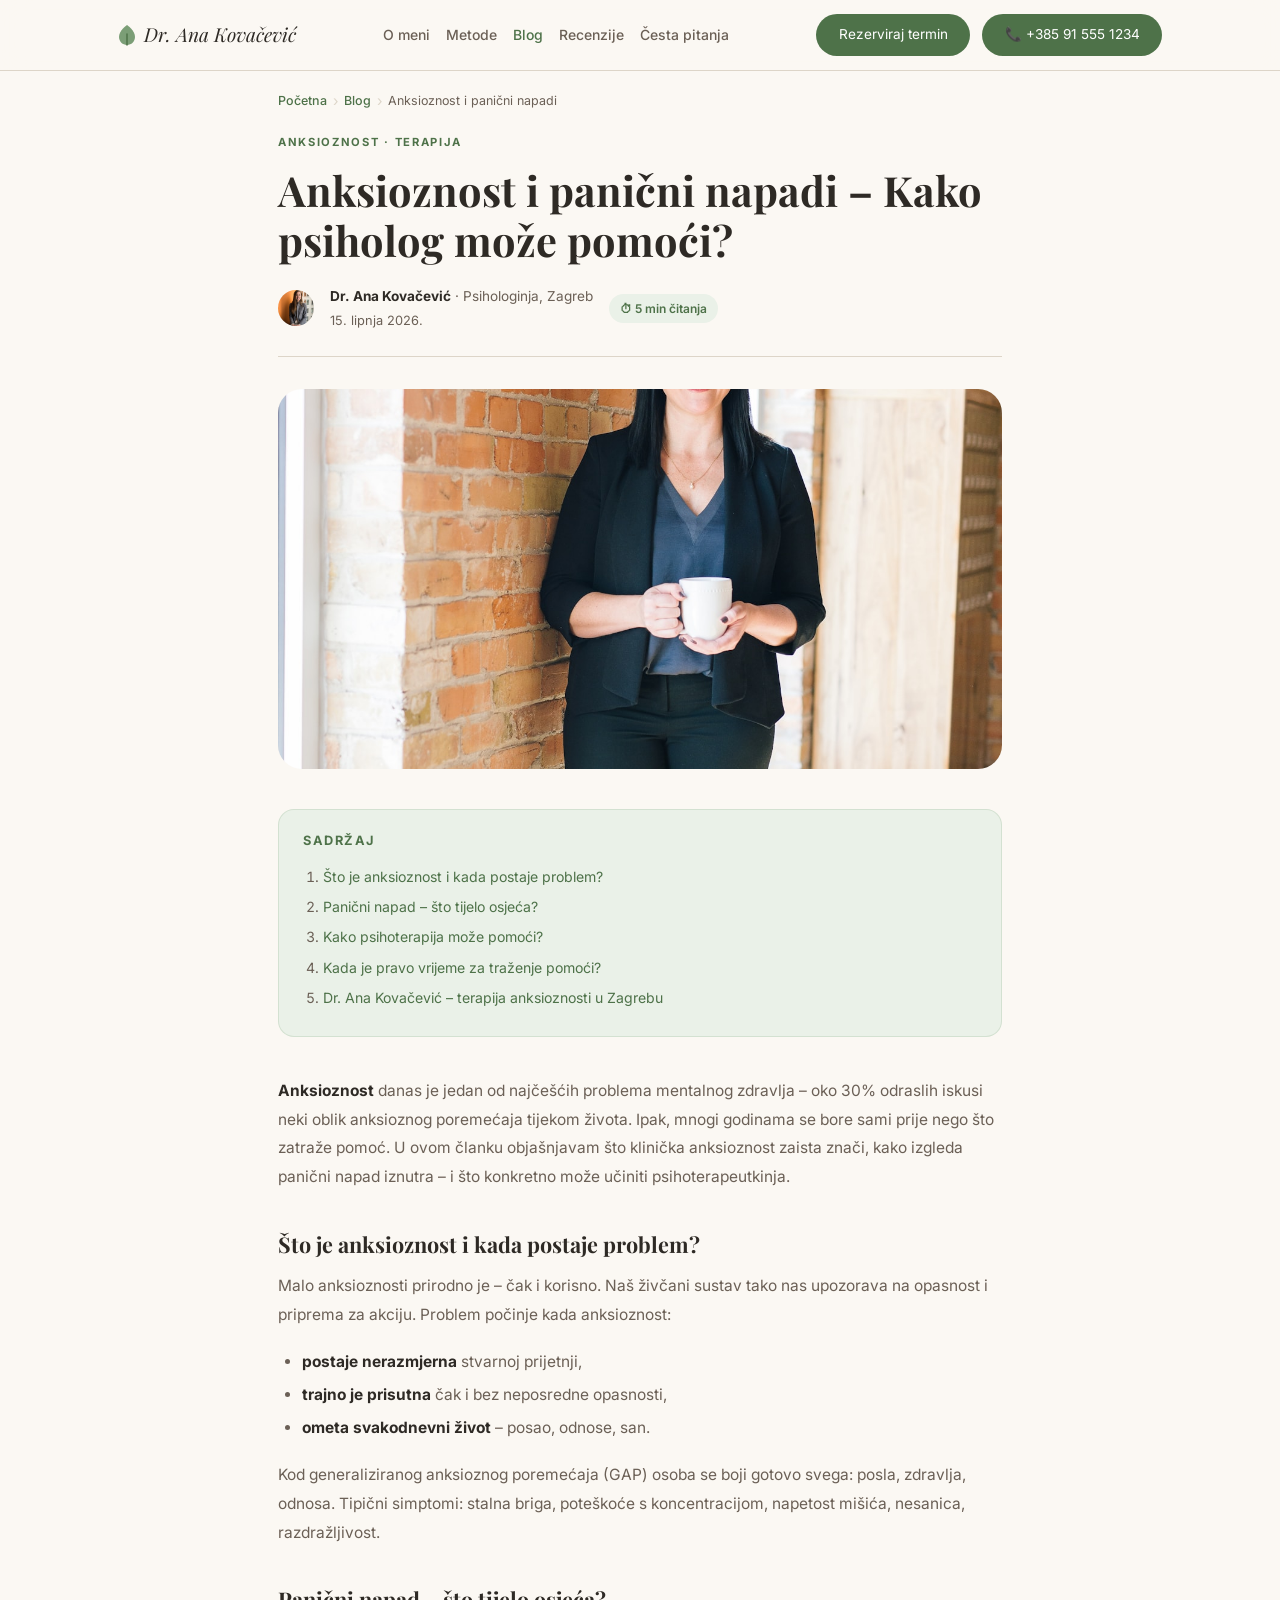
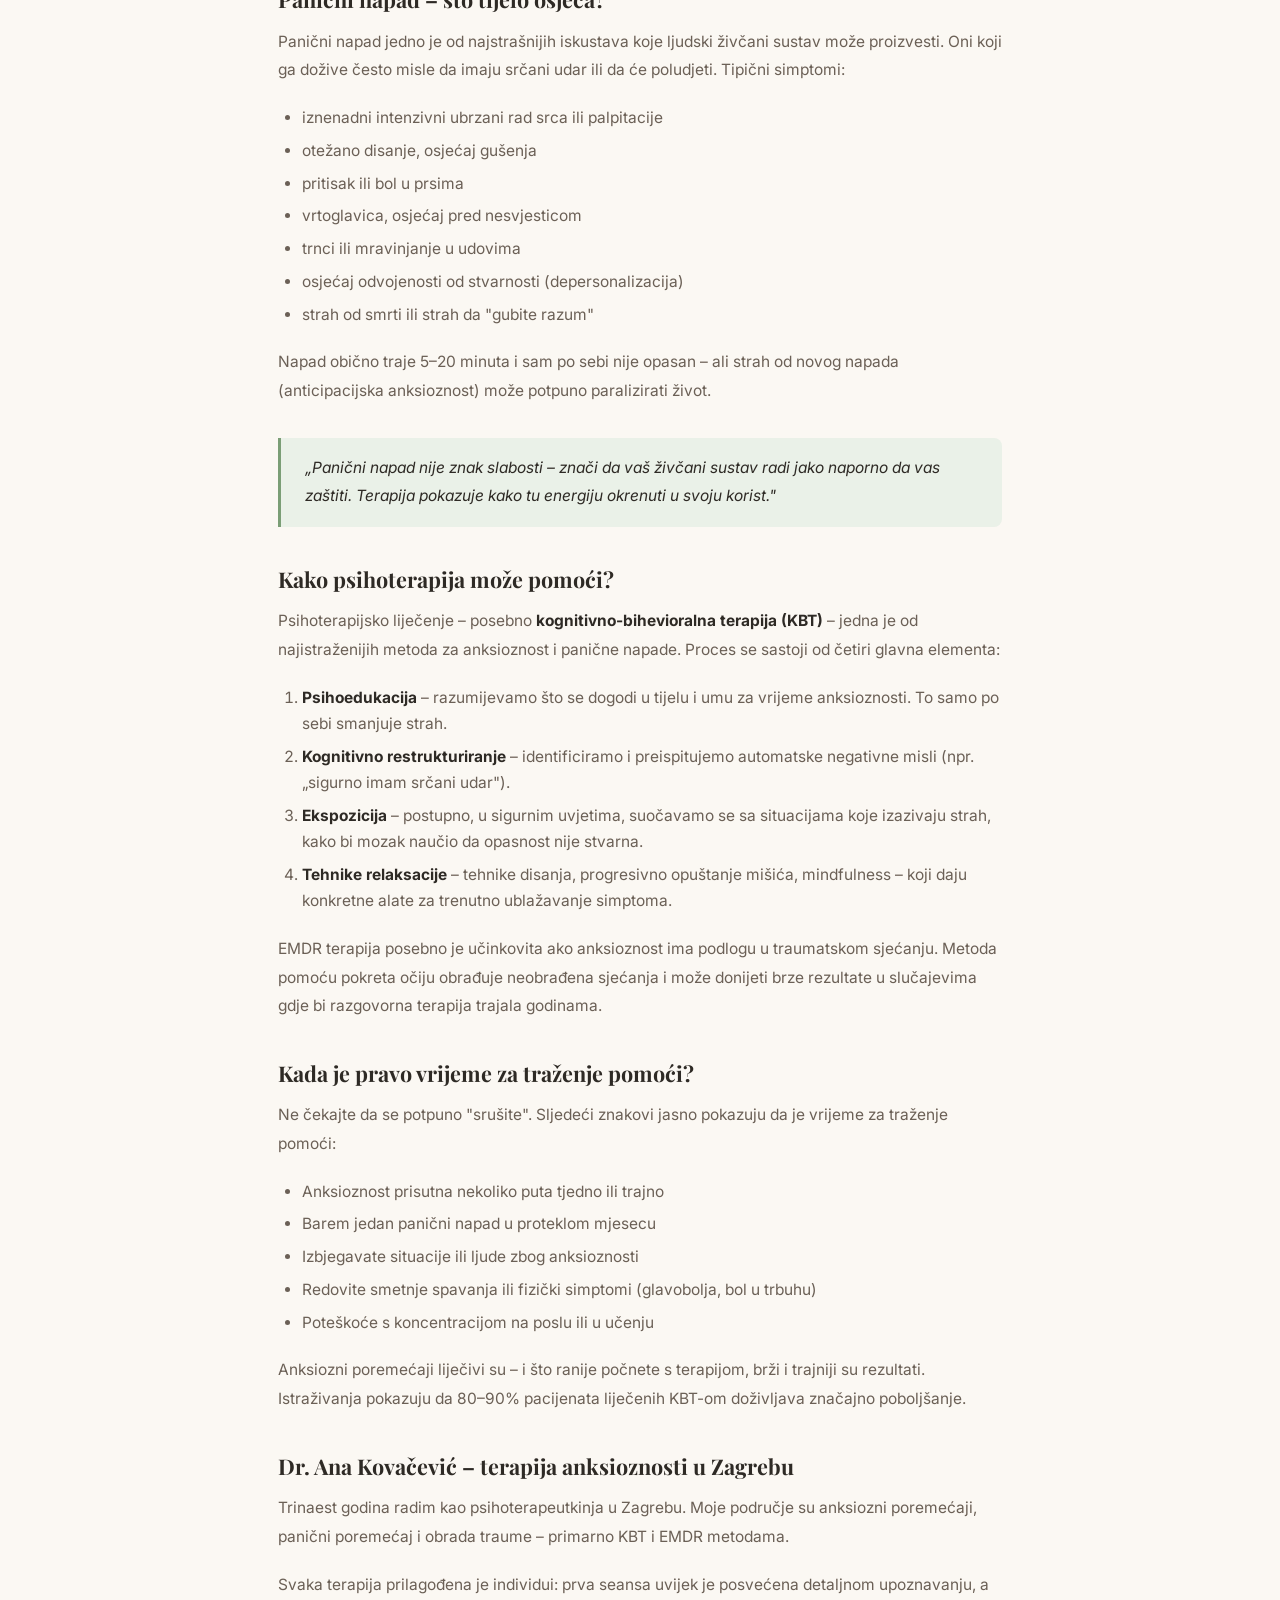
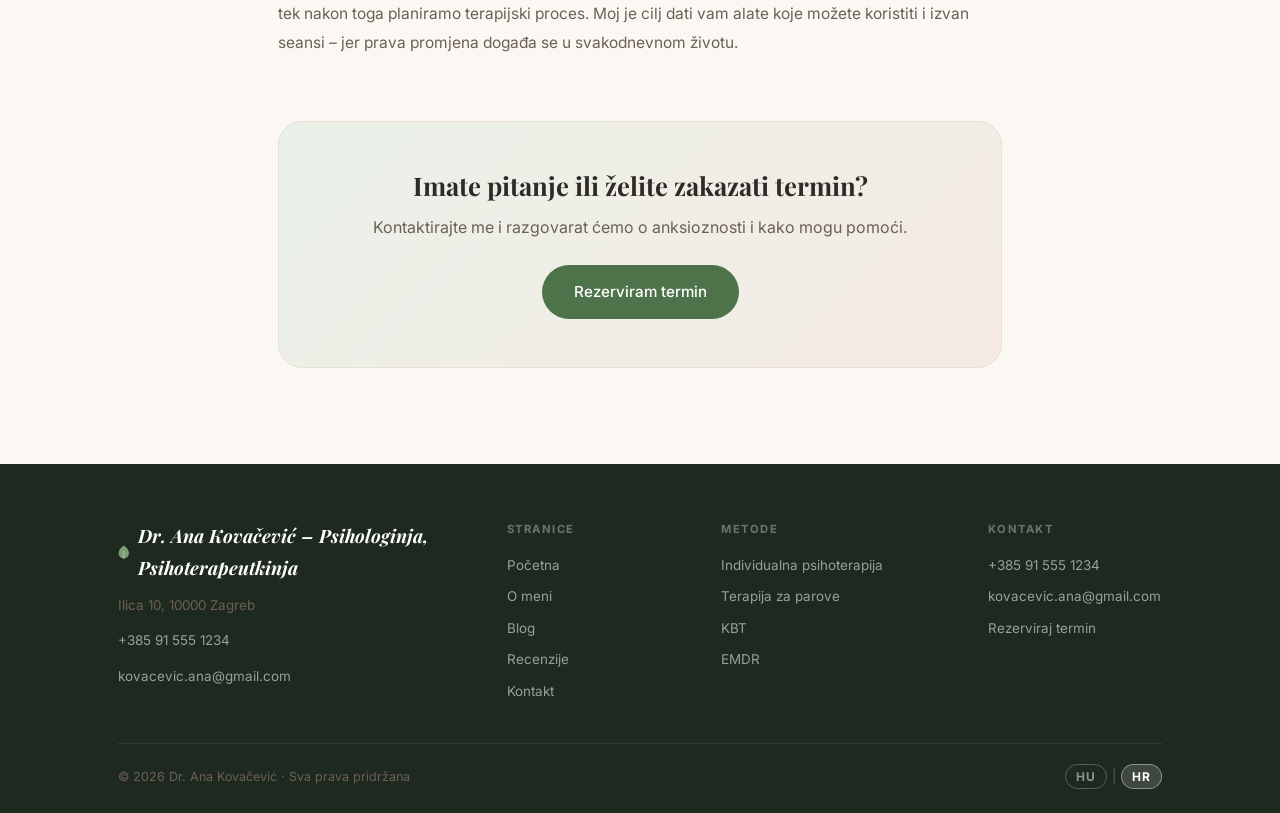
<file: hr/blog/anksioznost-i-panika.html>
<!DOCTYPE html>
<html lang="hr">
<head>
  <meta charset="UTF-8">
  <meta name="viewport" content="width=device-width, initial-scale=1.0">
  <title>Anksioznost i panični napadi – Kako psiholog može pomoći? | Dr. Ana Kovačević</title>
  <meta name="description" content="Anksioznost je jedan od najčešćih mentalnih poremećaja. Dr. Ana Kovačević, psihoterapeutkinja iz Zagreba, objašnjava kako psihoterapija može pomoći.">
  <link rel="canonical" href="https://csancus.github.io/pelda-projekt/hr/blog/anksioznost-i-panika.html">
  <meta property="og:type" content="article">
  <meta property="og:title" content="Anksioznost i panični napadi – Kako psiholog može pomoći?">
  <meta property="og:image" content="https://csancus.github.io/pelda-projekt/images/blog/szorongas.jpg">
  <script type="application/ld+json">
  {"@context":"https://schema.org","@type":"BlogPosting","headline":"Anksioznost i panični napadi – Kako psiholog može pomoći?","description":"Anksioznost je jedan od najčešćih mentalnih poremećaja. Dr. Ana Kovačević objašnjava kako psihoterapija pomaže.","image":"https://csancus.github.io/pelda-projekt/images/blog/szorongas.jpg","author":{"@type":"Person","name":"Dr. Ana Kovačević","jobTitle":"Psihologinja, Psihoterapeutkinja"},"publisher":{"@type":"Organization","name":"Dr. Ana Kovačević","url":"https://csancus.github.io/pelda-projekt/hr/"},"datePublished":"2026-06-15","dateModified":"2026-06-15","mainEntityOfPage":"https://csancus.github.io/pelda-projekt/hr/blog/anksioznost-i-panika.html"}
  </script>
  <link rel="icon" type="image/svg+xml" href="../../favicon.svg">
  <link rel="icon" type="image/png" href="../../favicon.png">
  <link rel="preconnect" href="https://fonts.googleapis.com">
  <link rel="preconnect" href="https://fonts.gstatic.com" crossorigin>
  <link rel="preload" href="https://fonts.googleapis.com/css2?family=Playfair+Display:ital,wght@0,400;0,600;0,700;1,400;1,600&family=Inter:wght@300;400;500;600&display=swap" as="style" onload="this.onload=null;this.rel='stylesheet'">
  <noscript><link rel="stylesheet" href="https://fonts.googleapis.com/css2?family=Playfair+Display:ital,wght@0,400;0,600;0,700;1,400;1,600&family=Inter:wght@300;400;500;600&display=swap"></noscript>
  <link rel="stylesheet" href="../../style.css">
</head>
<body>

<header class="nav" id="nav">
  <div class="nav__inner">
    <a href="../../hr/" class="nav__logo">
      <span class="nav__logo-leaf" aria-hidden="true">
        <svg width="18" height="22" viewBox="0 0 18 22" fill="none"><path d="M9 1C9 1 1 6 1 13C1 17.4 4.6 21 9 21C13.4 21 17 17.4 17 13C17 6 9 1 9 1Z" fill="#7B9E76"/><path d="M9 21V10" stroke="#4E7249" stroke-width="1.5" stroke-linecap="round"/></svg>
      </span>
      Dr. Ana Kovačević
    </a>
    <a href="tel:+385915551234" class="nav__phone-mobile">📞 +385 91 555 1234</a>
    <button class="nav__toggle" id="navToggle" aria-label="Izbornik"><span></span><span></span><span></span></button>
    <nav class="nav__menu" id="navMenu">
      <a href="../../hr/#o-meni">O meni</a>
      <a href="../../hr/#metode">Metode</a>
      <a href="../../hr/blog.html" class="nav__active">Blog</a>
      <a href="../../hr/#recenzije">Recenzije</a>
      <a href="../../hr/#pitanja">Česta pitanja</a>
      <a href="../../hr/#kontakt" class="nav__cta nav__cta--mobile-only">Rezerviraj termin</a>
    </nav>
    <div class="nav__actions">
      <a href="../../hr/#kontakt" class="nav__cta">Rezerviraj termin</a>
      <a href="tel:+385915551234" class="nav__cta nav__phone-cta">📞 +385 91 555 1234</a>
    </div>
  </div>
</header>

<main>
  <div class="post-wrap">
    <nav class="breadcrumb" aria-label="Navigacijska putanja">
      <ol class="breadcrumb__list">
        <li class="breadcrumb__item"><a href="../../hr/">Početna</a></li>
        <li class="breadcrumb__item"><a href="../../hr/blog.html">Blog</a></li>
        <li class="breadcrumb__item">Anksioznost i panični napadi</li>
      </ol>
    </nav>

    <header>
      <span class="post__cat">Anksioznost · Terapija</span>
      <h1 class="post__title">Anksioznost i panični napadi – Kako psiholog može pomoći?</h1>
      <div class="post__meta">
        <img src="../../images/kovacevic.jpg" alt="Dr. Ana Kovačević psihoterapeutkinja Zagreb" class="post__meta-avatar">
        <div>
          <strong>Dr. Ana Kovačević</strong> · Psihologinja, Zagreb
          <span style="display:block;font-size:.8rem;margin-top:.1rem">15. lipnja 2026.</span>
        </div>
        <span class="post__readtime">⏱ 5 min čitanja</span>
      </div>
    </header>

    <img src="../../images/blog/szorongas.jpg" alt="Anksiozna osoba – psihoterapeutkinja može pomoći u Zagrebu" class="post__hero-img" loading="eager">

    <nav class="post__toc" aria-label="Sadržaj">
      <div class="post__toc-title">Sadržaj</div>
      <ol>
        <li><a href="#sto-je-anksioznost">Što je anksioznost i kada postaje problem?</a></li>
        <li><a href="#panicni-napad">Panični napad – što tijelo osjeća?</a></li>
        <li><a href="#kako-pomaze-terapija">Kako psihoterapija može pomoći?</a></li>
        <li><a href="#kada-potraziti">Kada je pravo vrijeme za traženje pomoći?</a></li>
        <li><a href="#kovacevic">Dr. Ana Kovačević – terapija anksioznosti u Zagrebu</a></li>
      </ol>
    </nav>

    <div class="post__body">

      <p><strong>Anksioznost</strong> danas je jedan od najčešćih problema mentalnog zdravlja – oko 30% odraslih iskusi neki oblik anksioznog poremećaja tijekom života. Ipak, mnogi godinama se bore sami prije nego što zatraže pomoć. U ovom članku objašnjavam što klinička anksioznost zaista znači, kako izgleda panični napad iznutra – i što konkretno može učiniti psihoterapeutkinja.</p>

      <h2 id="sto-je-anksioznost">Što je anksioznost i kada postaje problem?</h2>
      <p>Malo anksioznosti prirodno je – čak i korisno. Naš živčani sustav tako nas upozorava na opasnost i priprema za akciju. Problem počinje kada anksioznost:</p>
      <ul>
        <li><strong>postaje nerazmjerna</strong> stvarnoj prijetnji,</li>
        <li><strong>trajno je prisutna</strong> čak i bez neposredne opasnosti,</li>
        <li><strong>ometa svakodnevni život</strong> – posao, odnose, san.</li>
      </ul>
      <p>Kod generaliziranog anksioznog poremećaja (GAP) osoba se boji gotovo svega: posla, zdravlja, odnosa. Tipični simptomi: stalna briga, poteškoće s koncentracijom, napetost mišića, nesanica, razdražljivost.</p>

      <h2 id="panicni-napad">Panični napad – što tijelo osjeća?</h2>
      <p>Panični napad jedno je od najstrašnijih iskustava koje ljudski živčani sustav može proizvesti. Oni koji ga dožive često misle da imaju srčani udar ili da će poludjeti. Tipični simptomi:</p>
      <ul>
        <li>iznenadni intenzivni ubrzani rad srca ili palpitacije</li>
        <li>otežano disanje, osjećaj gušenja</li>
        <li>pritisak ili bol u prsima</li>
        <li>vrtoglavica, osjećaj pred nesvjesticom</li>
        <li>trnci ili mravinjanje u udovima</li>
        <li>osjećaj odvojenosti od stvarnosti (depersonalizacija)</li>
        <li>strah od smrti ili strah da "gubite razum"</li>
      </ul>
      <p>Napad obično traje 5–20 minuta i sam po sebi nije opasan – ali strah od novog napada (anticipacijska anksioznost) može potpuno paralizirati život.</p>

      <blockquote>
        <p>„Panični napad nije znak slabosti – znači da vaš živčani sustav radi jako naporno da vas zaštiti. Terapija pokazuje kako tu energiju okrenuti u svoju korist."</p>
      </blockquote>

      <h2 id="kako-pomaze-terapija">Kako psihoterapija može pomoći?</h2>
      <p>Psihoterapijsko liječenje – posebno <strong>kognitivno-bihevioralna terapija (KBT)</strong> – jedna je od najistraženijih metoda za anksioznost i panične napade. Proces se sastoji od četiri glavna elementa:</p>
      <ol>
        <li><strong>Psihoedukacija</strong> – razumijevamo što se dogodi u tijelu i umu za vrijeme anksioznosti. To samo po sebi smanjuje strah.</li>
        <li><strong>Kognitivno restrukturiranje</strong> – identificiramo i preispitujemo automatske negativne misli (npr. „sigurno imam srčani udar").</li>
        <li><strong>Ekspozicija</strong> – postupno, u sigurnim uvjetima, suočavamo se sa situacijama koje izazivaju strah, kako bi mozak naučio da opasnost nije stvarna.</li>
        <li><strong>Tehnike relaksacije</strong> – tehnike disanja, progresivno opuštanje mišića, mindfulness – koji daju konkretne alate za trenutno ublažavanje simptoma.</li>
      </ol>
      <p>EMDR terapija posebno je učinkovita ako anksioznost ima podlogu u traumatskom sjećanju. Metoda pomoću pokreta očiju obrađuje neobrađena sjećanja i može donijeti brze rezultate u slučajevima gdje bi razgovorna terapija trajala godinama.</p>

      <h2 id="kada-potraziti">Kada je pravo vrijeme za traženje pomoći?</h2>
      <p>Ne čekajte da se potpuno "srušite". Sljedeći znakovi jasno pokazuju da je vrijeme za traženje pomoći:</p>
      <ul>
        <li>Anksioznost prisutna nekoliko puta tjedno ili trajno</li>
        <li>Barem jedan panični napad u proteklom mjesecu</li>
        <li>Izbjegavate situacije ili ljude zbog anksioznosti</li>
        <li>Redovite smetnje spavanja ili fizički simptomi (glavobolja, bol u trbuhu)</li>
        <li>Poteškoće s koncentracijom na poslu ili u učenju</li>
      </ul>
      <p>Anksiozni poremećaji liječivi su – i što ranije počnete s terapijom, brži i trajniji su rezultati. Istraživanja pokazuju da 80–90% pacijenata liječenih KBT-om doživljava značajno poboljšanje.</p>

      <h2 id="kovacevic">Dr. Ana Kovačević – terapija anksioznosti u Zagrebu</h2>
      <p>Trinaest godina radim kao psihoterapeutkinja u Zagrebu. Moje područje su anksiozni poremećaji, panični poremećaj i obrada traume – primarno KBT i EMDR metodama.</p>
      <p>Svaka terapija prilagođena je individui: prva seansa uvijek je posvećena detaljnom upoznavanju, a tek nakon toga planiramo terapijski proces. Moj je cilj dati vam alate koje možete koristiti i izvan seansi – jer prava promjena događa se u svakodnevnom životu.</p>

    </div>

    <div class="post__cta">
      <h2>Imate pitanje ili želite zakazati termin?</h2>
      <p>Kontaktirajte me i razgovarat ćemo o anksioznosti i kako mogu pomoći.</p>
      <a href="../../hr/#kontakt" class="btn btn--primary">Rezerviram termin</a>
    </div>
  </div>
</main>

<footer class="footer">
  <div class="container">
    <div class="footer__inner">
      <div class="footer__brand">
        <div class="footer__logo">
          <svg width="16" height="20" viewBox="0 0 18 22" fill="none"><path d="M9 1C9 1 1 6 1 13C1 17.4 4.6 21 9 21C13.4 21 17 17.4 17 13C17 6 9 1 9 1Z" fill="#7B9E76"/><path d="M9 21V10" stroke="#A8C4A3" stroke-width="1.5" stroke-linecap="round"/></svg>
          <strong>Dr. Ana Kovačević – Psihologinja, Psihoterapeutkinja</strong>
        </div>
        <p>Ilica 10, 10000 Zagreb</p>
        <p><a href="tel:+385915551234" style="color:rgba(255,255,255,.55)">+385 91 555 1234</a></p>
        <p><a href="mailto:kovacevic.ana@gmail.com" style="color:rgba(255,255,255,.55)">kovacevic.ana@gmail.com</a></p>
      </div>
      <div class="footer__links">
        <span class="footer__col-title">Stranice</span>
        <a href="../../hr/">Početna</a>
        <a href="../../hr/#o-meni">O meni</a>
        <a href="../../hr/blog.html">Blog</a>
        <a href="../../hr/#recenzije">Recenzije</a>
        <a href="../../hr/#kontakt">Kontakt</a>
      </div>
      <div class="footer__links">
        <span class="footer__col-title">Metode</span>
        <a href="../../hr/#metode">Individualna psihoterapija</a>
        <a href="../../hr/#metode">Terapija za parove</a>
        <a href="../../hr/#metode">KBT</a>
        <a href="../../hr/#metode">EMDR</a>
      </div>
      <div class="footer__contact">
        <span class="footer__col-title">Kontakt</span>
        <a href="tel:+385915551234">+385 91 555 1234</a>
        <a href="mailto:kovacevic.ana@gmail.com">kovacevic.ana@gmail.com</a>
        <a href="../../hr/#kontakt">Rezerviraj termin</a>
      </div>
    </div>
    <div class="footer__bottom">
      <p>© 2026 Dr. Ana Kovačević · Sva prava pridržana</p>
      <div class="lang-switcher footer__lang">
        <button class="lang-btn" data-lang="hu">HU</button>
        <span class="lang-sep">|</span>
        <button class="lang-btn active" data-lang="hr">HR</button>
      </div>
    </div>
  </div>
</footer>

<script src="../../main.js"></script>
</body>
</html>
</file>
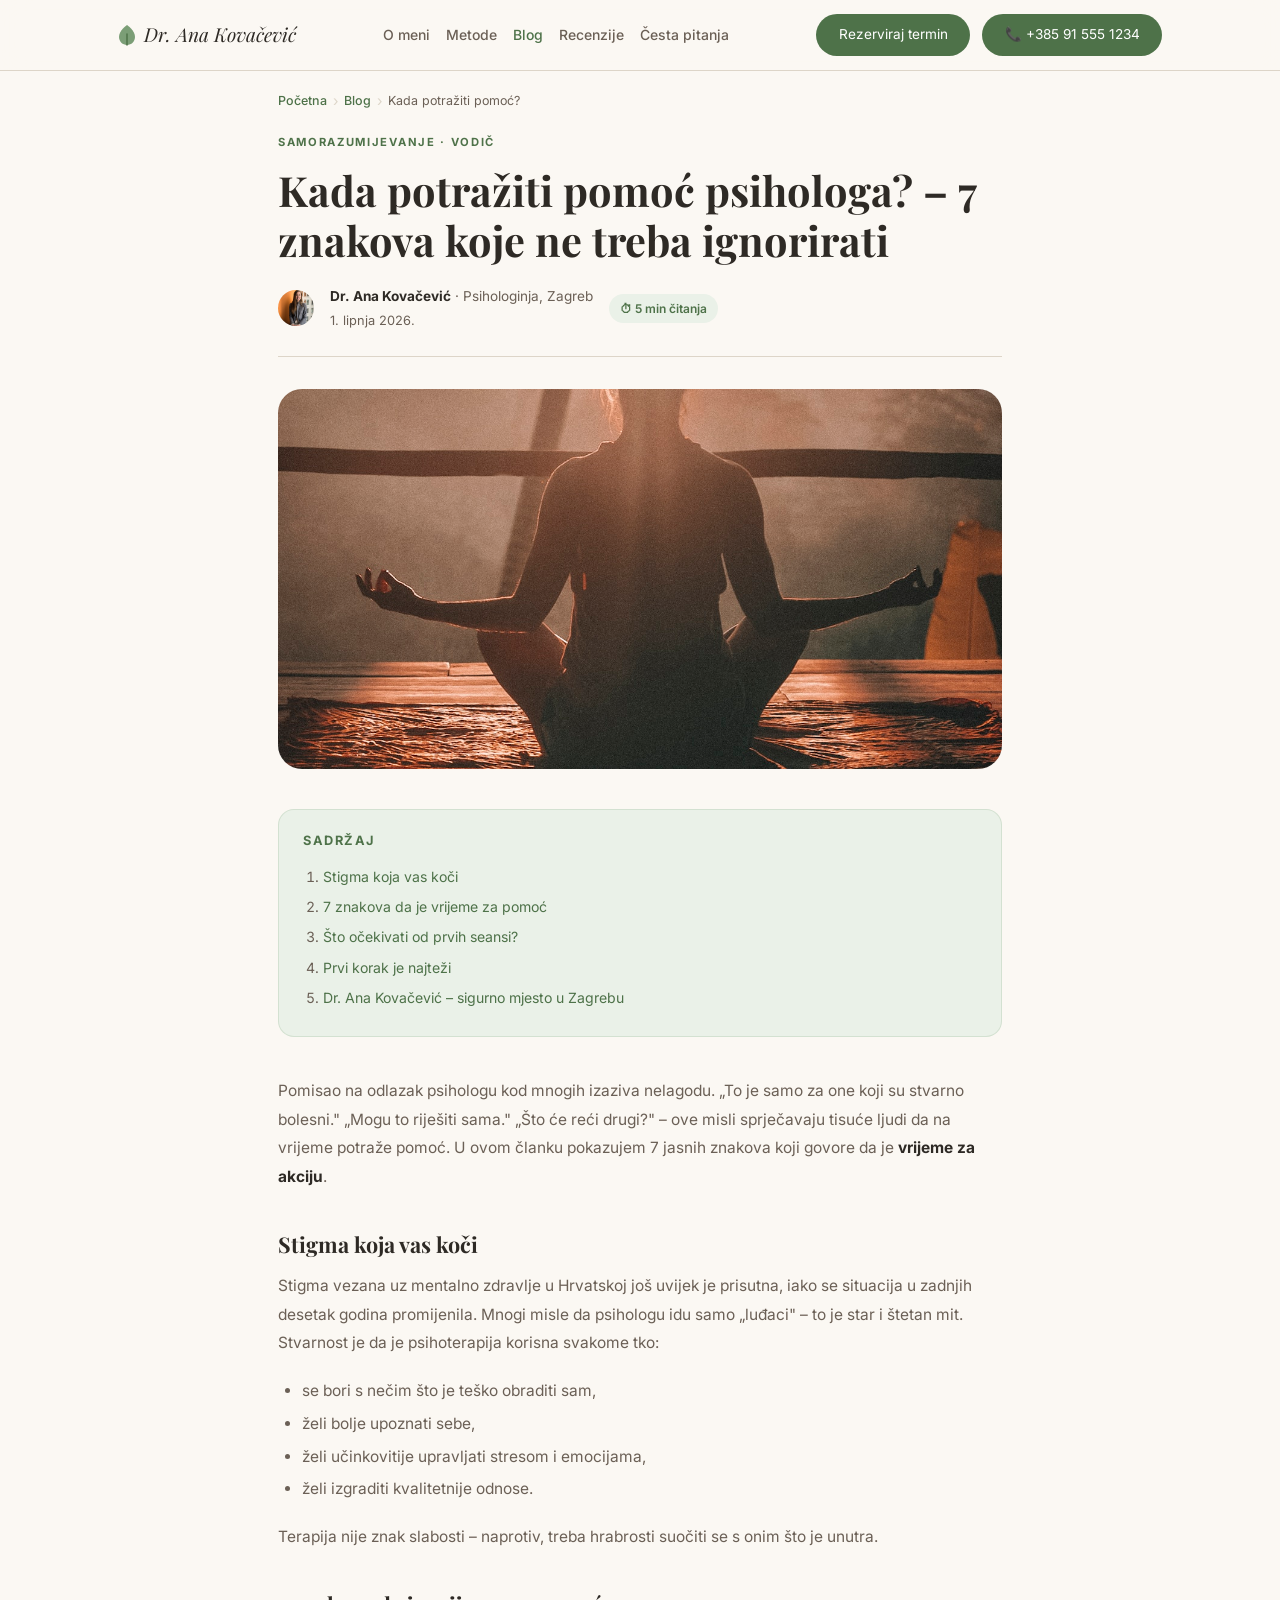
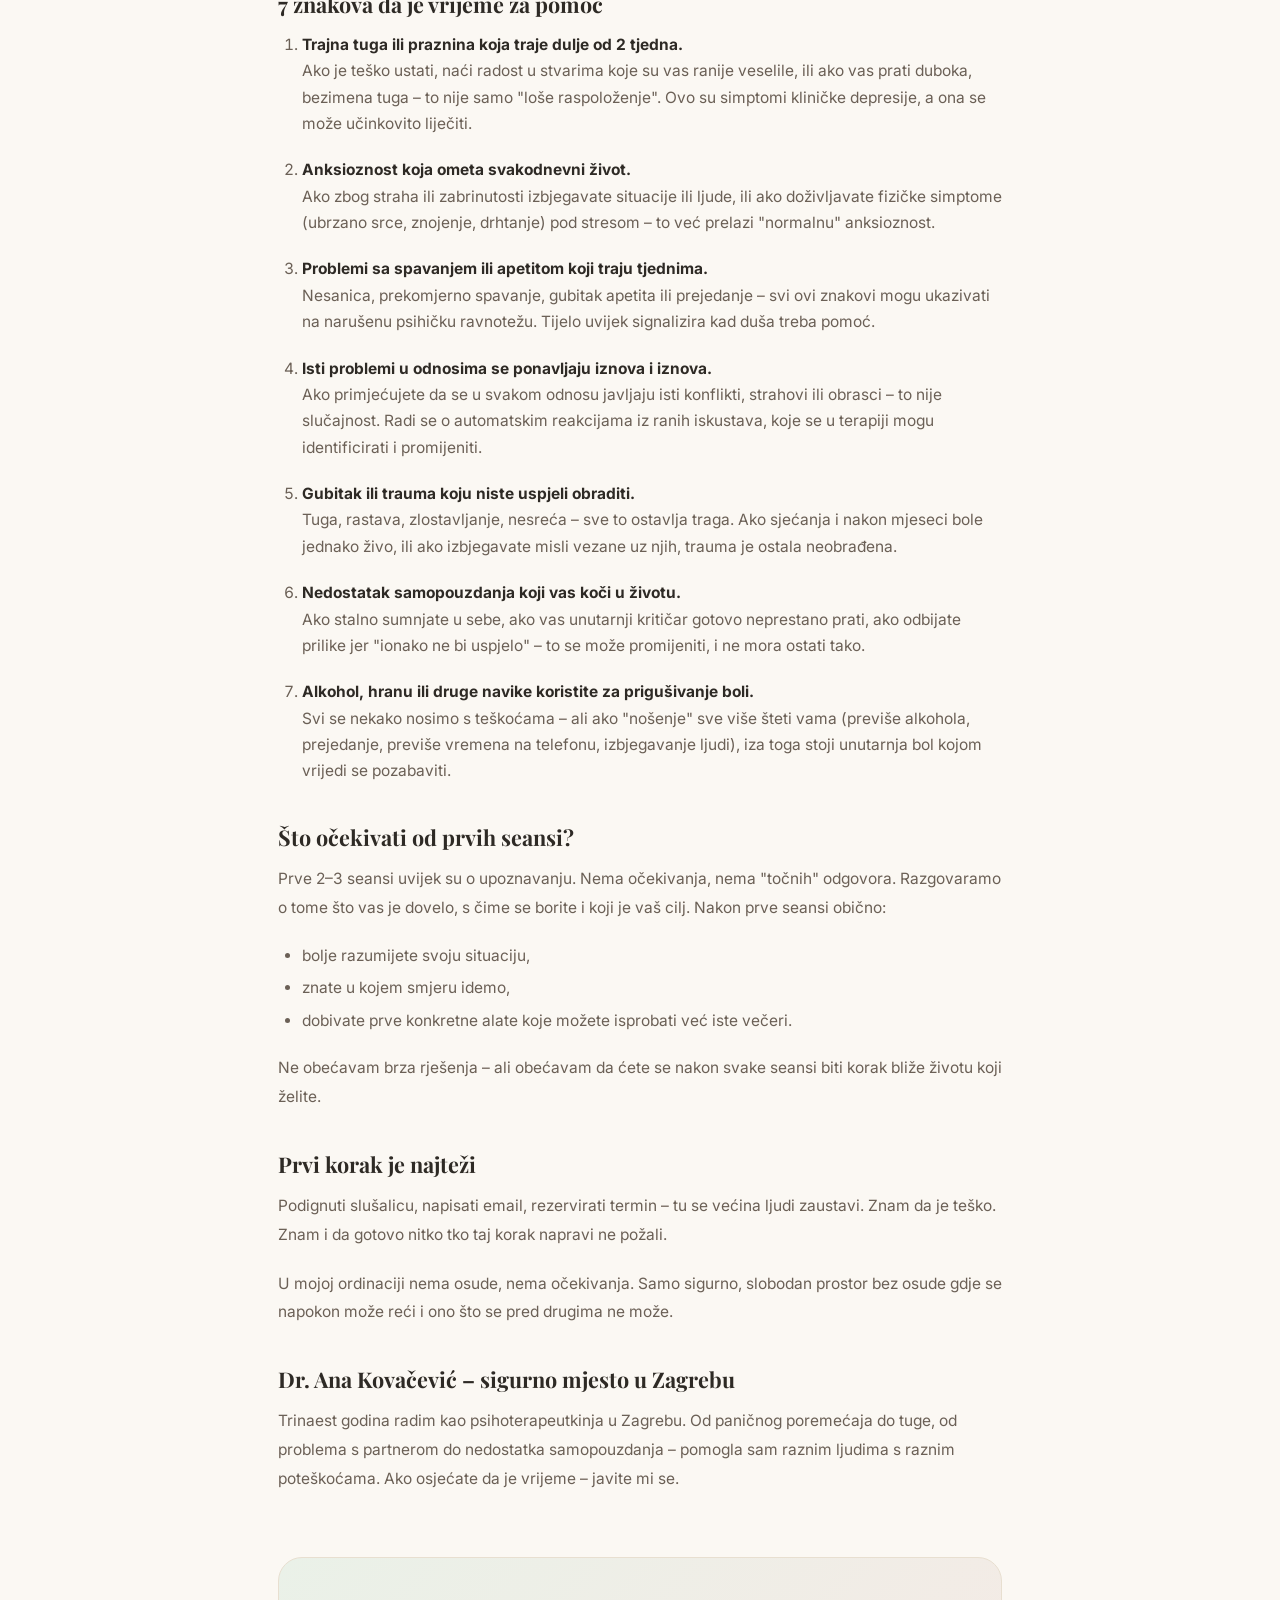
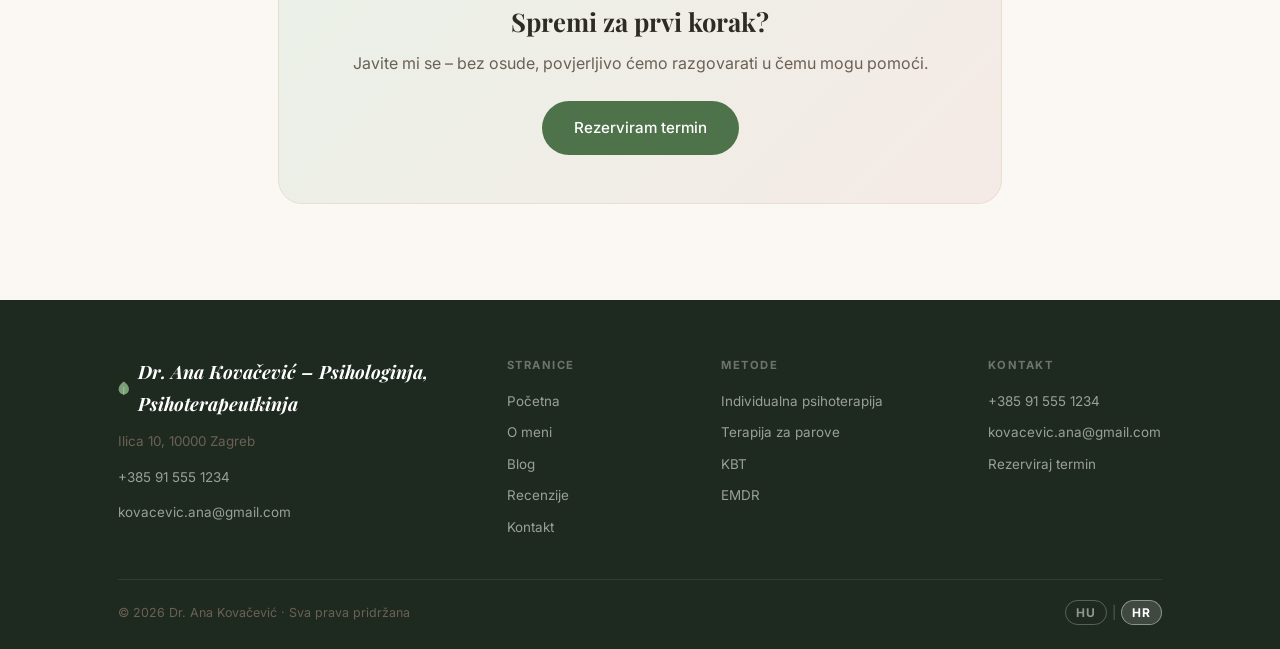
<file: hr/blog/kada-potraziti-pomoc.html>
<!DOCTYPE html>
<html lang="hr">
<head>
  <meta charset="UTF-8">
  <meta name="viewport" content="width=device-width, initial-scale=1.0">
  <title>Kada potražiti pomoć psihologa? – 7 znakova | Dr. Ana Kovačević Zagreb</title>
  <meta name="description" content="Mnogi predugo čekaju prije traženja pomoći. Dr. Ana Kovačević pokazuje 7 jasnih znakova da je pravo vrijeme za razgovor s psihologom.">
  <link rel="canonical" href="https://csancus.github.io/pelda-projekt/hr/blog/kada-potraziti-pomoc.html">
  <meta property="og:type" content="article">
  <meta property="og:title" content="Kada potražiti pomoć psihologa? – 7 znakova koje ne treba ignorirati">
  <meta property="og:image" content="https://csancus.github.io/pelda-projekt/images/blog/onismeret.jpg">
  <script type="application/ld+json">
  {"@context":"https://schema.org","@type":"BlogPosting","headline":"Kada potražiti pomoć psihologa? – 7 znakova koje ne treba ignorirati","description":"Mnogi predugo čekaju. 7 jasnih znakova da je pravo vrijeme za traženje psihološke pomoći.","image":"https://csancus.github.io/pelda-projekt/images/blog/onismeret.jpg","author":{"@type":"Person","name":"Dr. Ana Kovačević","jobTitle":"Psihologinja, Psihoterapeutkinja"},"publisher":{"@type":"Organization","name":"Dr. Ana Kovačević","url":"https://csancus.github.io/pelda-projekt/hr/"},"datePublished":"2026-06-01","dateModified":"2026-06-01","mainEntityOfPage":"https://csancus.github.io/pelda-projekt/hr/blog/kada-potraziti-pomoc.html"}
  </script>
  <link rel="icon" type="image/svg+xml" href="../../favicon.svg">
  <link rel="icon" type="image/png" href="../../favicon.png">
  <link rel="preconnect" href="https://fonts.googleapis.com">
  <link rel="preconnect" href="https://fonts.gstatic.com" crossorigin>
  <link rel="preload" href="https://fonts.googleapis.com/css2?family=Playfair+Display:ital,wght@0,400;0,600;0,700;1,400;1,600&family=Inter:wght@300;400;500;600&display=swap" as="style" onload="this.onload=null;this.rel='stylesheet'">
  <noscript><link rel="stylesheet" href="https://fonts.googleapis.com/css2?family=Playfair+Display:ital,wght@0,400;0,600;0,700;1,400;1,600&family=Inter:wght@300;400;500;600&display=swap"></noscript>
  <link rel="stylesheet" href="../../style.css">
</head>
<body>

<header class="nav" id="nav">
  <div class="nav__inner">
    <a href="../../hr/" class="nav__logo">
      <span class="nav__logo-leaf" aria-hidden="true">
        <svg width="18" height="22" viewBox="0 0 18 22" fill="none"><path d="M9 1C9 1 1 6 1 13C1 17.4 4.6 21 9 21C13.4 21 17 17.4 17 13C17 6 9 1 9 1Z" fill="#7B9E76"/><path d="M9 21V10" stroke="#4E7249" stroke-width="1.5" stroke-linecap="round"/></svg>
      </span>
      Dr. Ana Kovačević
    </a>
    <a href="tel:+385915551234" class="nav__phone-mobile">📞 +385 91 555 1234</a>
    <button class="nav__toggle" id="navToggle" aria-label="Izbornik"><span></span><span></span><span></span></button>
    <nav class="nav__menu" id="navMenu">
      <a href="../../hr/#o-meni">O meni</a>
      <a href="../../hr/#metode">Metode</a>
      <a href="../../hr/blog.html" class="nav__active">Blog</a>
      <a href="../../hr/#recenzije">Recenzije</a>
      <a href="../../hr/#pitanja">Česta pitanja</a>
      <a href="../../hr/#kontakt" class="nav__cta nav__cta--mobile-only">Rezerviraj termin</a>
    </nav>
    <div class="nav__actions">
      <a href="../../hr/#kontakt" class="nav__cta">Rezerviraj termin</a>
      <a href="tel:+385915551234" class="nav__cta nav__phone-cta">📞 +385 91 555 1234</a>
    </div>
  </div>
</header>

<main>
  <div class="post-wrap">
    <nav class="breadcrumb" aria-label="Navigacijska putanja">
      <ol class="breadcrumb__list">
        <li class="breadcrumb__item"><a href="../../hr/">Početna</a></li>
        <li class="breadcrumb__item"><a href="../../hr/blog.html">Blog</a></li>
        <li class="breadcrumb__item">Kada potražiti pomoć?</li>
      </ol>
    </nav>

    <header>
      <span class="post__cat">Samorazumijevanje · Vodič</span>
      <h1 class="post__title">Kada potražiti pomoć psihologa? – 7 znakova koje ne treba ignorirati</h1>
      <div class="post__meta">
        <img src="../../images/kovacevic.jpg" alt="Dr. Ana Kovačević psihoterapeutkinja Zagreb" class="post__meta-avatar">
        <div>
          <strong>Dr. Ana Kovačević</strong> · Psihologinja, Zagreb
          <span style="display:block;font-size:.8rem;margin-top:.1rem">1. lipnja 2026.</span>
        </div>
        <span class="post__readtime">⏱ 5 min čitanja</span>
      </div>
    </header>

    <img src="../../images/blog/onismeret.jpg" alt="Pisanje dnevnika – samorazumijevanje i psihološka pomoć" class="post__hero-img" loading="eager">

    <nav class="post__toc" aria-label="Sadržaj">
      <div class="post__toc-title">Sadržaj</div>
      <ol>
        <li><a href="#stigma">Stigma koja vas koči</a></li>
        <li><a href="#7-znakova">7 znakova da je vrijeme za pomoć</a></li>
        <li><a href="#sto-ocekivati">Što očekivati od prvih seansi?</a></li>
        <li><a href="#prvi-korak">Prvi korak je najteži</a></li>
        <li><a href="#kovacevic">Dr. Ana Kovačević – sigurno mjesto u Zagrebu</a></li>
      </ol>
    </nav>

    <div class="post__body">

      <p>Pomisao na odlazak psihologu kod mnogih izaziva nelagodu. „To je samo za one koji su stvarno bolesni." „Mogu to riješiti sama." „Što će reći drugi?" – ove misli sprječavaju tisuće ljudi da na vrijeme potraže pomoć. U ovom članku pokazujem 7 jasnih znakova koji govore da je <strong>vrijeme za akciju</strong>.</p>

      <h2 id="stigma">Stigma koja vas koči</h2>
      <p>Stigma vezana uz mentalno zdravlje u Hrvatskoj još uvijek je prisutna, iako se situacija u zadnjih desetak godina promijenila. Mnogi misle da psihologu idu samo „luđaci" – to je star i štetan mit. Stvarnost je da je psihoterapija korisna svakome tko:</p>
      <ul>
        <li>se bori s nečim što je teško obraditi sam,</li>
        <li>želi bolje upoznati sebe,</li>
        <li>želi učinkovitije upravljati stresom i emocijama,</li>
        <li>želi izgraditi kvalitetnije odnose.</li>
      </ul>
      <p>Terapija nije znak slabosti – naprotiv, treba hrabrosti suočiti se s onim što je unutra.</p>

      <h2 id="7-znakova">7 znakova da je vrijeme za pomoć</h2>
      <ol>
        <li>
          <strong>Trajna tuga ili praznina koja traje dulje od 2 tjedna.</strong>
          <p>Ako je teško ustati, naći radost u stvarima koje su vas ranije veselile, ili ako vas prati duboka, bezimena tuga – to nije samo "loše raspoloženje". Ovo su simptomi kliničke depresije, a ona se može učinkovito liječiti.</p>
        </li>
        <li>
          <strong>Anksioznost koja ometa svakodnevni život.</strong>
          <p>Ako zbog straha ili zabrinutosti izbjegavate situacije ili ljude, ili ako doživljavate fizičke simptome (ubrzano srce, znojenje, drhtanje) pod stresom – to već prelazi "normalnu" anksioznost.</p>
        </li>
        <li>
          <strong>Problemi sa spavanjem ili apetitom koji traju tjednima.</strong>
          <p>Nesanica, prekomjerno spavanje, gubitak apetita ili prejedanje – svi ovi znakovi mogu ukazivati na narušenu psihičku ravnotežu. Tijelo uvijek signalizira kad duša treba pomoć.</p>
        </li>
        <li>
          <strong>Isti problemi u odnosima se ponavljaju iznova i iznova.</strong>
          <p>Ako primjećujete da se u svakom odnosu javljaju isti konflikti, strahovi ili obrasci – to nije slučajnost. Radi se o automatskim reakcijama iz ranih iskustava, koje se u terapiji mogu identificirati i promijeniti.</p>
        </li>
        <li>
          <strong>Gubitak ili trauma koju niste uspjeli obraditi.</strong>
          <p>Tuga, rastava, zlostavljanje, nesreća – sve to ostavlja traga. Ako sjećanja i nakon mjeseci bole jednako živo, ili ako izbjegavate misli vezane uz njih, trauma je ostala neobrađena.</p>
        </li>
        <li>
          <strong>Nedostatak samopouzdanja koji vas koči u životu.</strong>
          <p>Ako stalno sumnjate u sebe, ako vas unutarnji kritičar gotovo neprestano prati, ako odbijate prilike jer "ionako ne bi uspjelo" – to se može promijeniti, i ne mora ostati tako.</p>
        </li>
        <li>
          <strong>Alkohol, hranu ili druge navike koristite za prigušivanje boli.</strong>
          <p>Svi se nekako nosimo s teškoćama – ali ako "nošenje" sve više šteti vama (previše alkohola, prejedanje, previše vremena na telefonu, izbjegavanje ljudi), iza toga stoji unutarnja bol kojom vrijedi se pozabaviti.</p>
        </li>
      </ol>

      <h2 id="sto-ocekivati">Što očekivati od prvih seansi?</h2>
      <p>Prve 2–3 seansi uvijek su o upoznavanju. Nema očekivanja, nema "točnih" odgovora. Razgovaramo o tome što vas je dovelo, s čime se borite i koji je vaš cilj. Nakon prve seansi obično:</p>
      <ul>
        <li>bolje razumijete svoju situaciju,</li>
        <li>znate u kojem smjeru idemo,</li>
        <li>dobivate prve konkretne alate koje možete isprobati već iste večeri.</li>
      </ul>
      <p>Ne obećavam brza rješenja – ali obećavam da ćete se nakon svake seansi biti korak bliže životu koji želite.</p>

      <h2 id="prvi-korak">Prvi korak je najteži</h2>
      <p>Podignuti slušalicu, napisati email, rezervirati termin – tu se većina ljudi zaustavi. Znam da je teško. Znam i da gotovo nitko tko taj korak napravi ne požali.</p>
      <p>U mojoj ordinaciji nema osude, nema očekivanja. Samo sigurno, slobodan prostor bez osude gdje se napokon može reći i ono što se pred drugima ne može.</p>

      <h2 id="kovacevic">Dr. Ana Kovačević – sigurno mjesto u Zagrebu</h2>
      <p>Trinaest godina radim kao psihoterapeutkinja u Zagrebu. Od paničnog poremećaja do tuge, od problema s partnerom do nedostatka samopouzdanja – pomogla sam raznim ljudima s raznim poteškoćama. Ako osjećate da je vrijeme – javite mi se.</p>

    </div>

    <div class="post__cta">
      <h2>Spremi za prvi korak?</h2>
      <p>Javite mi se – bez osude, povjerljivo ćemo razgovarati u čemu mogu pomoći.</p>
      <a href="../../hr/#kontakt" class="btn btn--primary">Rezerviram termin</a>
    </div>
  </div>
</main>

<footer class="footer">
  <div class="container">
    <div class="footer__inner">
      <div class="footer__brand">
        <div class="footer__logo">
          <svg width="16" height="20" viewBox="0 0 18 22" fill="none"><path d="M9 1C9 1 1 6 1 13C1 17.4 4.6 21 9 21C13.4 21 17 17.4 17 13C17 6 9 1 9 1Z" fill="#7B9E76"/><path d="M9 21V10" stroke="#A8C4A3" stroke-width="1.5" stroke-linecap="round"/></svg>
          <strong>Dr. Ana Kovačević – Psihologinja, Psihoterapeutkinja</strong>
        </div>
        <p>Ilica 10, 10000 Zagreb</p>
        <p><a href="tel:+385915551234" style="color:rgba(255,255,255,.55)">+385 91 555 1234</a></p>
        <p><a href="mailto:kovacevic.ana@gmail.com" style="color:rgba(255,255,255,.55)">kovacevic.ana@gmail.com</a></p>
      </div>
      <div class="footer__links">
        <span class="footer__col-title">Stranice</span>
        <a href="../../hr/">Početna</a>
        <a href="../../hr/#o-meni">O meni</a>
        <a href="../../hr/blog.html">Blog</a>
        <a href="../../hr/#recenzije">Recenzije</a>
        <a href="../../hr/#kontakt">Kontakt</a>
      </div>
      <div class="footer__links">
        <span class="footer__col-title">Metode</span>
        <a href="../../hr/#metode">Individualna psihoterapija</a>
        <a href="../../hr/#metode">Terapija za parove</a>
        <a href="../../hr/#metode">KBT</a>
        <a href="../../hr/#metode">EMDR</a>
      </div>
      <div class="footer__contact">
        <span class="footer__col-title">Kontakt</span>
        <a href="tel:+385915551234">+385 91 555 1234</a>
        <a href="mailto:kovacevic.ana@gmail.com">kovacevic.ana@gmail.com</a>
        <a href="../../hr/#kontakt">Rezerviraj termin</a>
      </div>
    </div>
    <div class="footer__bottom">
      <p>© 2026 Dr. Ana Kovačević · Sva prava pridržana</p>
      <div class="lang-switcher footer__lang">
        <button class="lang-btn" data-lang="hu">HU</button>
        <span class="lang-sep">|</span>
        <button class="lang-btn active" data-lang="hr">HR</button>
      </div>
    </div>
  </div>
</footer>

<script src="../../main.js"></script>
</body>
</html>
</file>
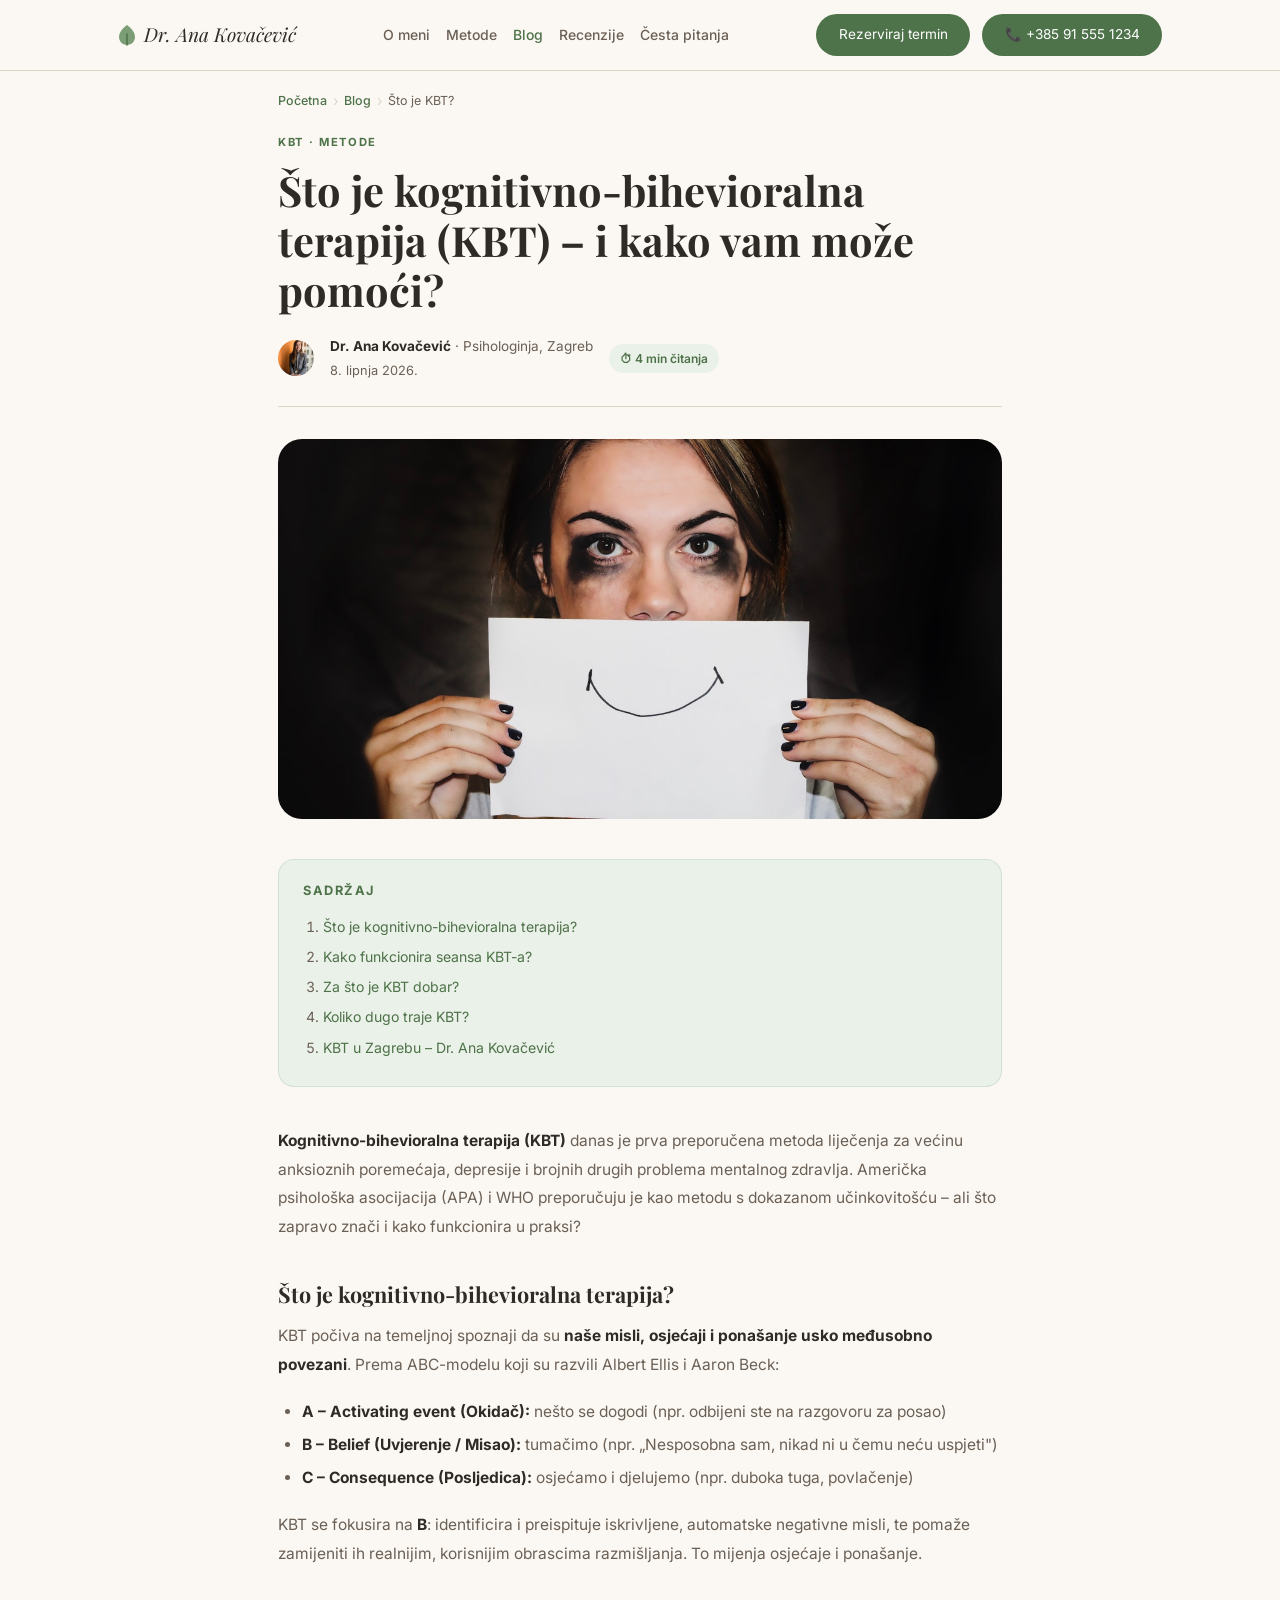
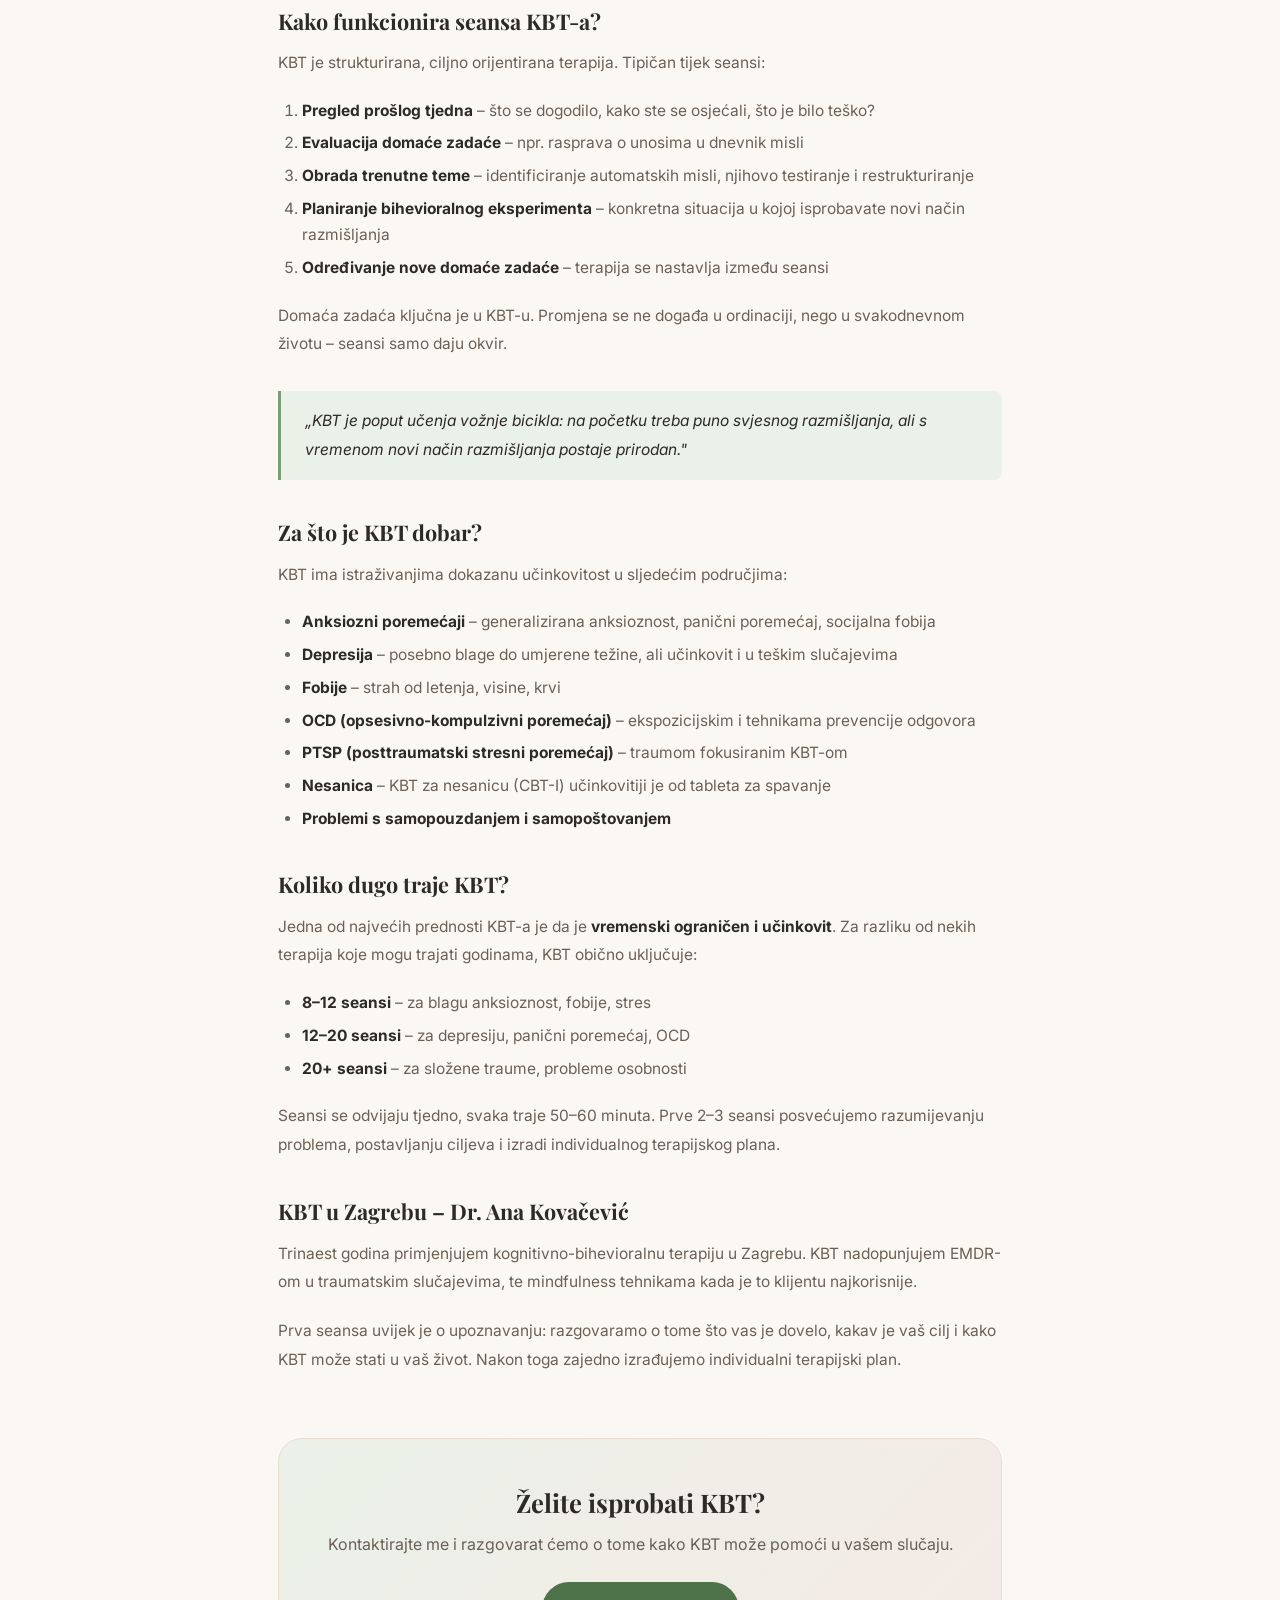
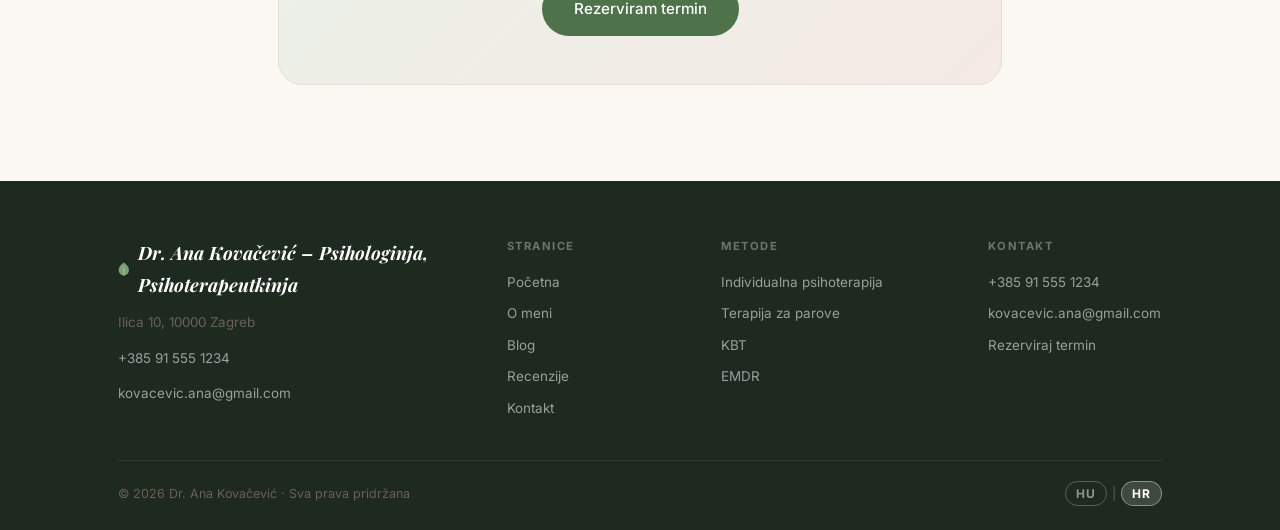
<file: hr/blog/kbt-terapija.html>
<!DOCTYPE html>
<html lang="hr">
<head>
  <meta charset="UTF-8">
  <meta name="viewport" content="width=device-width, initial-scale=1.0">
  <title>Što je kognitivno-bihevioralna terapija (KBT)? | Dr. Ana Kovačević Zagreb</title>
  <meta name="description" content="KBT je jedna od najistraženijih psihoterapijskih metoda. Dr. Ana Kovačević objašnjava kako funkcionira, za što je dobra i koliko traje.">
  <link rel="canonical" href="https://csancus.github.io/pelda-projekt/hr/blog/kbt-terapija.html">
  <meta property="og:type" content="article">
  <meta property="og:title" content="Što je kognitivno-bihevioralna terapija (KBT)?">
  <meta property="og:image" content="https://csancus.github.io/pelda-projekt/images/blog/kvt.jpg">
  <script type="application/ld+json">
  {"@context":"https://schema.org","@type":"BlogPosting","headline":"Što je kognitivno-bihevioralna terapija (KBT) – i kako vam može pomoći?","description":"KBT je jedna od najistraženijih psihoterapijskih metoda. Kako funkcionira, za što je dobra i koliko traje?","image":"https://csancus.github.io/pelda-projekt/images/blog/kvt.jpg","author":{"@type":"Person","name":"Dr. Ana Kovačević","jobTitle":"Psihologinja, Psihoterapeutkinja"},"publisher":{"@type":"Organization","name":"Dr. Ana Kovačević","url":"https://csancus.github.io/pelda-projekt/hr/"},"datePublished":"2026-06-08","dateModified":"2026-06-08","mainEntityOfPage":"https://csancus.github.io/pelda-projekt/hr/blog/kbt-terapija.html"}
  </script>
  <link rel="icon" type="image/svg+xml" href="../../favicon.svg">
  <link rel="icon" type="image/png" href="../../favicon.png">
  <link rel="preconnect" href="https://fonts.googleapis.com">
  <link rel="preconnect" href="https://fonts.gstatic.com" crossorigin>
  <link rel="preload" href="https://fonts.googleapis.com/css2?family=Playfair+Display:ital,wght@0,400;0,600;0,700;1,400;1,600&family=Inter:wght@300;400;500;600&display=swap" as="style" onload="this.onload=null;this.rel='stylesheet'">
  <noscript><link rel="stylesheet" href="https://fonts.googleapis.com/css2?family=Playfair+Display:ital,wght@0,400;0,600;0,700;1,400;1,600&family=Inter:wght@300;400;500;600&display=swap"></noscript>
  <link rel="stylesheet" href="../../style.css">
</head>
<body>

<header class="nav" id="nav">
  <div class="nav__inner">
    <a href="../../hr/" class="nav__logo">
      <span class="nav__logo-leaf" aria-hidden="true">
        <svg width="18" height="22" viewBox="0 0 18 22" fill="none"><path d="M9 1C9 1 1 6 1 13C1 17.4 4.6 21 9 21C13.4 21 17 17.4 17 13C17 6 9 1 9 1Z" fill="#7B9E76"/><path d="M9 21V10" stroke="#4E7249" stroke-width="1.5" stroke-linecap="round"/></svg>
      </span>
      Dr. Ana Kovačević
    </a>
    <a href="tel:+385915551234" class="nav__phone-mobile">📞 +385 91 555 1234</a>
    <button class="nav__toggle" id="navToggle" aria-label="Izbornik"><span></span><span></span><span></span></button>
    <nav class="nav__menu" id="navMenu">
      <a href="../../hr/#o-meni">O meni</a>
      <a href="../../hr/#metode">Metode</a>
      <a href="../../hr/blog.html" class="nav__active">Blog</a>
      <a href="../../hr/#recenzije">Recenzije</a>
      <a href="../../hr/#pitanja">Česta pitanja</a>
      <a href="../../hr/#kontakt" class="nav__cta nav__cta--mobile-only">Rezerviraj termin</a>
    </nav>
    <div class="nav__actions">
      <a href="../../hr/#kontakt" class="nav__cta">Rezerviraj termin</a>
      <a href="tel:+385915551234" class="nav__cta nav__phone-cta">📞 +385 91 555 1234</a>
    </div>
  </div>
</header>

<main>
  <div class="post-wrap">
    <nav class="breadcrumb" aria-label="Navigacijska putanja">
      <ol class="breadcrumb__list">
        <li class="breadcrumb__item"><a href="../../hr/">Početna</a></li>
        <li class="breadcrumb__item"><a href="../../hr/blog.html">Blog</a></li>
        <li class="breadcrumb__item">Što je KBT?</li>
      </ol>
    </nav>

    <header>
      <span class="post__cat">KBT · Metode</span>
      <h1 class="post__title">Što je kognitivno-bihevioralna terapija (KBT) – i kako vam može pomoći?</h1>
      <div class="post__meta">
        <img src="../../images/kovacevic.jpg" alt="Dr. Ana Kovačević psihoterapeutkinja Zagreb" class="post__meta-avatar">
        <div>
          <strong>Dr. Ana Kovačević</strong> · Psihologinja, Zagreb
          <span style="display:block;font-size:.8rem;margin-top:.1rem">8. lipnja 2026.</span>
        </div>
        <span class="post__readtime">⏱ 4 min čitanja</span>
      </div>
    </header>

    <img src="../../images/blog/kvt.jpg" alt="Terapijska seansa – KBT metoda u Zagrebu" class="post__hero-img" loading="eager">

    <nav class="post__toc" aria-label="Sadržaj">
      <div class="post__toc-title">Sadržaj</div>
      <ol>
        <li><a href="#sto-je-kbt">Što je kognitivno-bihevioralna terapija?</a></li>
        <li><a href="#kako-funkcionira">Kako funkcionira seansa KBT-a?</a></li>
        <li><a href="#za-sto-je-dobra">Za što je KBT dobar?</a></li>
        <li><a href="#koliko-traje">Koliko dugo traje KBT?</a></li>
        <li><a href="#kovacevic">KBT u Zagrebu – Dr. Ana Kovačević</a></li>
      </ol>
    </nav>

    <div class="post__body">

      <p><strong>Kognitivno-bihevioralna terapija (KBT)</strong> danas je prva preporučena metoda liječenja za većinu anksioznih poremećaja, depresije i brojnih drugih problema mentalnog zdravlja. Američka psihološka asocijacija (APA) i WHO preporučuju je kao metodu s dokazanom učinkovitošću – ali što zapravo znači i kako funkcionira u praksi?</p>

      <h2 id="sto-je-kbt">Što je kognitivno-bihevioralna terapija?</h2>
      <p>KBT počiva na temeljnoj spoznaji da su <strong>naše misli, osjećaji i ponašanje usko međusobno povezani</strong>. Prema ABC-modelu koji su razvili Albert Ellis i Aaron Beck:</p>
      <ul>
        <li><strong>A – Activating event (Okidač):</strong> nešto se dogodi (npr. odbijeni ste na razgovoru za posao)</li>
        <li><strong>B – Belief (Uvjerenje / Misao):</strong> tumačimo (npr. „Nesposobna sam, nikad ni u čemu neću uspjeti")</li>
        <li><strong>C – Consequence (Posljedica):</strong> osjećamo i djelujemo (npr. duboka tuga, povlačenje)</li>
      </ul>
      <p>KBT se fokusira na <strong>B</strong>: identificira i preispituje iskrivljene, automatske negativne misli, te pomaže zamijeniti ih realnijim, korisnijim obrascima razmišljanja. To mijenja osjećaje i ponašanje.</p>

      <h2 id="kako-funkcionira">Kako funkcionira seansa KBT-a?</h2>
      <p>KBT je strukturirana, ciljno orijentirana terapija. Tipičan tijek seansi:</p>
      <ol>
        <li><strong>Pregled prošlog tjedna</strong> – što se dogodilo, kako ste se osjećali, što je bilo teško?</li>
        <li><strong>Evaluacija domaće zadaće</strong> – npr. rasprava o unosima u dnevnik misli</li>
        <li><strong>Obrada trenutne teme</strong> – identificiranje automatskih misli, njihovo testiranje i restrukturiranje</li>
        <li><strong>Planiranje bihevioralnog eksperimenta</strong> – konkretna situacija u kojoj isprobavate novi način razmišljanja</li>
        <li><strong>Određivanje nove domaće zadaće</strong> – terapija se nastavlja između seansi</li>
      </ol>
      <p>Domaća zadaća ključna je u KBT-u. Promjena se ne događa u ordinaciji, nego u svakodnevnom životu – seansi samo daju okvir.</p>

      <blockquote>
        <p>„KBT je poput učenja vožnje bicikla: na početku treba puno svjesnog razmišljanja, ali s vremenom novi način razmišljanja postaje prirodan."</p>
      </blockquote>

      <h2 id="za-sto-je-dobra">Za što je KBT dobar?</h2>
      <p>KBT ima istraživanjima dokazanu učinkovitost u sljedećim područjima:</p>
      <ul>
        <li><strong>Anksiozni poremećaji</strong> – generalizirana anksioznost, panični poremećaj, socijalna fobija</li>
        <li><strong>Depresija</strong> – posebno blage do umjerene težine, ali učinkovit i u teškim slučajevima</li>
        <li><strong>Fobije</strong> – strah od letenja, visine, krvi</li>
        <li><strong>OCD (opsesivno-kompulzivni poremećaj)</strong> – ekspozicijskim i tehnikama prevencije odgovora</li>
        <li><strong>PTSP (posttraumatski stresni poremećaj)</strong> – traumom fokusiranim KBT-om</li>
        <li><strong>Nesanica</strong> – KBT za nesanicu (CBT-I) učinkovitiji je od tableta za spavanje</li>
        <li><strong>Problemi s samopouzdanjem i samopoštovanjem</strong></li>
      </ul>

      <h2 id="koliko-traje">Koliko dugo traje KBT?</h2>
      <p>Jedna od najvećih prednosti KBT-a je da je <strong>vremenski ograničen i učinkovit</strong>. Za razliku od nekih terapija koje mogu trajati godinama, KBT obično uključuje:</p>
      <ul>
        <li><strong>8–12 seansi</strong> – za blagu anksioznost, fobije, stres</li>
        <li><strong>12–20 seansi</strong> – za depresiju, panični poremećaj, OCD</li>
        <li><strong>20+ seansi</strong> – za složene traume, probleme osobnosti</li>
      </ul>
      <p>Seansi se odvijaju tjedno, svaka traje 50–60 minuta. Prve 2–3 seansi posvećujemo razumijevanju problema, postavljanju ciljeva i izradi individualnog terapijskog plana.</p>

      <h2 id="kovacevic">KBT u Zagrebu – Dr. Ana Kovačević</h2>
      <p>Trinaest godina primjenjujem kognitivno-bihevioralnu terapiju u Zagrebu. KBT nadopunjujem EMDR-om u traumatskim slučajevima, te mindfulness tehnikama kada je to klijentu najkorisnije.</p>
      <p>Prva seansa uvijek je o upoznavanju: razgovaramo o tome što vas je dovelo, kakav je vaš cilj i kako KBT može stati u vaš život. Nakon toga zajedno izrađujemo individualni terapijski plan.</p>

    </div>

    <div class="post__cta">
      <h2>Želite isprobati KBT?</h2>
      <p>Kontaktirajte me i razgovarat ćemo o tome kako KBT može pomoći u vašem slučaju.</p>
      <a href="../../hr/#kontakt" class="btn btn--primary">Rezerviram termin</a>
    </div>
  </div>
</main>

<footer class="footer">
  <div class="container">
    <div class="footer__inner">
      <div class="footer__brand">
        <div class="footer__logo">
          <svg width="16" height="20" viewBox="0 0 18 22" fill="none"><path d="M9 1C9 1 1 6 1 13C1 17.4 4.6 21 9 21C13.4 21 17 17.4 17 13C17 6 9 1 9 1Z" fill="#7B9E76"/><path d="M9 21V10" stroke="#A8C4A3" stroke-width="1.5" stroke-linecap="round"/></svg>
          <strong>Dr. Ana Kovačević – Psihologinja, Psihoterapeutkinja</strong>
        </div>
        <p>Ilica 10, 10000 Zagreb</p>
        <p><a href="tel:+385915551234" style="color:rgba(255,255,255,.55)">+385 91 555 1234</a></p>
        <p><a href="mailto:kovacevic.ana@gmail.com" style="color:rgba(255,255,255,.55)">kovacevic.ana@gmail.com</a></p>
      </div>
      <div class="footer__links">
        <span class="footer__col-title">Stranice</span>
        <a href="../../hr/">Početna</a>
        <a href="../../hr/#o-meni">O meni</a>
        <a href="../../hr/blog.html">Blog</a>
        <a href="../../hr/#recenzije">Recenzije</a>
        <a href="../../hr/#kontakt">Kontakt</a>
      </div>
      <div class="footer__links">
        <span class="footer__col-title">Metode</span>
        <a href="../../hr/#metode">Individualna psihoterapija</a>
        <a href="../../hr/#metode">Terapija za parove</a>
        <a href="../../hr/#metode">KBT</a>
        <a href="../../hr/#metode">EMDR</a>
      </div>
      <div class="footer__contact">
        <span class="footer__col-title">Kontakt</span>
        <a href="tel:+385915551234">+385 91 555 1234</a>
        <a href="mailto:kovacevic.ana@gmail.com">kovacevic.ana@gmail.com</a>
        <a href="../../hr/#kontakt">Rezerviraj termin</a>
      </div>
    </div>
    <div class="footer__bottom">
      <p>© 2026 Dr. Ana Kovačević · Sva prava pridržana</p>
      <div class="lang-switcher footer__lang">
        <button class="lang-btn" data-lang="hu">HU</button>
        <span class="lang-sep">|</span>
        <button class="lang-btn active" data-lang="hr">HR</button>
      </div>
    </div>
  </div>
</footer>

<script src="../../main.js"></script>
</body>
</html>
</file>
<file: style.css>
/* ===== RESET & BASE ===== */
*, *::before, *::after { box-sizing: border-box; margin: 0; padding: 0; }

:root {
  --sage:        #7B9E76;
  --sage-deep:   #4E7249;
  --sage-light:  #A8C4A3;
  --sage-pale:   #EAF1E8;
  --rose:        #C4856A;
  --rose-pale:   #F5EAE5;
  --gold:        #C9A96E;
  --cream:       #FBF8F3;
  --cream-mid:   #F3EDE3;
  --cream-dark:  #E8DFD0;
  --text:        #2E2A25;
  --text-soft:   #6B6056;
  --white:       #FFFFFF;
  --border:      #DDD5C8;
  --shadow-sm:   0 2px 12px rgba(78,62,45,.07);
  --shadow-md:   0 6px 32px rgba(78,62,45,.12);
  --shadow-lg:   0 16px 56px rgba(78,62,45,.16);
  --radius-sm:   8px;
  --radius:      16px;
  --radius-lg:   24px;
  --transition:  .3s ease;
  --max-w:       1100px;
  --font-head:   'Playfair Display', Georgia, serif;
  --font-body:   'Inter', system-ui, sans-serif;
}

html { scroll-behavior: smooth; font-size: 16px; overflow-x: hidden; }
body { font-family: var(--font-body); color: var(--text); background: var(--cream); line-height: 1.75; -webkit-font-smoothing: antialiased; overflow-x: hidden; }
img { max-width: 100%; display: block; }
a { color: inherit; text-decoration: none; }
button { font-family: inherit; cursor: pointer; border: none; background: none; }
h1,h2,h3,h4 { font-family: var(--font-head); line-height: 1.2; color: var(--text); }
h2 { font-size: clamp(1.8rem, 4vw, 2.6rem); }
h3 { font-size: 1.2rem; }
p { color: var(--text-soft); }
p + p { margin-top: .8rem; }

/* ===== UTILITY ===== */
.container { width: 100%; max-width: var(--max-w); margin: 0 auto; padding: 0 1.75rem; }
.container--split { display: grid; grid-template-columns: 1fr 1fr; gap: 5rem; align-items: start; }
.section { padding: 6rem 0; position: relative; }
.section__tag { font-size: .75rem; font-weight: 600; letter-spacing: .15em; text-transform: uppercase; color: var(--sage-deep); margin-bottom: .6rem; display: flex; align-items: center; gap: .5rem; }
.section__tag::before { content: ''; display: block; width: 24px; height: 1.5px; background: var(--sage-deep); }
.section__head { text-align: center; max-width: 620px; margin: 0 auto 4rem; }
.section__head .section__tag { justify-content: center; }
.section__head .section__tag::before { display: none; }
.section__lead { margin-top: 1rem; font-size: 1.05rem; color: var(--text-soft); }
.lead { font-size: 1.1rem; color: var(--text); font-weight: 500; margin-bottom: 1rem; }

/* ===== WAVE DIVIDERS ===== */
.wave-divider { display: block; line-height: 0; overflow: hidden; }
.wave-divider svg { display: block; width: 100%; height: auto; }

/* ===== BOTANICAL DECO ===== */
.deco-leaf { position: absolute; pointer-events: none; z-index: 0; }
.deco-leaf--tl { top: -2rem; left: -3rem; width: 220px; height: 380px; }
.deco-leaf--br { bottom: -2rem; right: -3rem; width: 220px; height: 380px; transform: rotate(180deg); }
.deco-leaf svg { width: 100%; height: 100%; }

/* ===== BUTTONS ===== */
.btn { display: inline-flex; align-items: center; gap: .5rem; padding: .85rem 2rem; border-radius: 50px; font-size: .95rem; font-weight: 500; font-family: var(--font-body); transition: all var(--transition); cursor: pointer; text-decoration: none; }
.btn--primary { background: var(--sage-deep); color: var(--white); }
.btn--primary:hover { background: var(--sage); transform: translateY(-2px); box-shadow: 0 8px 24px rgba(78,114,73,.35); }
.btn--ghost { background: rgba(255,255,255,.15); color: var(--white); border: 1.5px solid rgba(255,255,255,.4); }
.btn--ghost:hover { background: rgba(255,255,255,.25); }
.btn--ghost-white { background: transparent; color: var(--white); border: 1.5px solid rgba(255,255,255,.5); }
.btn--ghost-white:hover { background: rgba(255,255,255,.12); }
.btn--outline { background: transparent; color: var(--sage-deep); border: 2px solid var(--sage-deep); }
.btn--outline:hover { background: var(--sage-deep); color: var(--white); }
.btn--rose { background: var(--rose); color: var(--white); }
.btn--rose:hover { background: #7a6b90; transform: translateY(-2px); }
.btn--full { width: 100%; justify-content: center; }

/* ===== NAV ===== */
.nav { position: fixed; top: 0; left: 0; right: 0; z-index: 100; background: rgba(251,248,243,.93); backdrop-filter: blur(14px); border-bottom: 1px solid var(--border); transition: box-shadow var(--transition); }
.nav.scrolled { box-shadow: var(--shadow-sm); }
.nav__inner { max-width: var(--max-w); margin: 0 auto; padding: 0 1.75rem; height: 70px; display: flex; align-items: center; position: relative; }
.nav__logo { font-family: var(--font-head); font-size: 1.2rem; color: var(--text); font-style: italic; display: flex; align-items: center; gap: .5rem; }
.nav__logo-leaf { display: flex; align-items: center; }
.nav__menu { display: flex; align-items: center; gap: 1rem; list-style: none; flex: 1; justify-content: center; }
.nav__menu a { font-size: .875rem; font-weight: 500; color: var(--text-soft); transition: color var(--transition); }
.nav__menu a:hover { color: var(--sage-deep); }
.nav__actions { display: flex; align-items: center; gap: .75rem; flex-shrink: 0; }
.nav__cta--mobile-only { display: none; }
.nav__cta { background: var(--sage-deep); color: var(--white) !important; padding: .55rem 1.4rem; border-radius: 50px; font-size: .85rem !important; }
.nav__cta:hover { background: var(--sage) !important; box-shadow: 0 4px 16px rgba(78,114,73,.3); }
/* Nav dropdown */
.nav__item--dropdown { position: relative; display: flex; align-items: center; }
.nav__dropdown-btn { font-size: .875rem; font-weight: 500; color: var(--text-soft); transition: color var(--transition); display: flex; align-items: center; gap: .3rem; padding: 0; background: none; border: none; cursor: pointer; }
.nav__dropdown-btn:hover, .nav__dropdown-btn.open { color: var(--sage-deep); }
.nav__dropdown { display: none; position: absolute; top: 100%; left: 50%; transform: translateX(-50%); background: var(--white); border-radius: var(--radius); padding: 10px 0 .5rem; border: 1px solid var(--border); box-shadow: var(--shadow-md); min-width: 230px; z-index: 200; }
.nav__item--dropdown:hover .nav__dropdown { display: block; animation: fadeIn .15s ease; }
.nav__dropdown.open { display: block; }
@keyframes fadeIn { from{opacity:0;transform:translateX(-50%) translateY(-6px)} to{opacity:1;transform:translateX(-50%) translateY(0)} }
.nav__dropdown a { display: block; padding: .65rem 1.35rem; font-size: .875rem; color: var(--text-soft); transition: background var(--transition), color var(--transition); white-space: nowrap; }
.nav__dropdown a:hover { background: var(--cream); color: var(--sage-deep); }

.nav__phone-cta { white-space: nowrap; }
.nav__phone-mobile { display: none; }

.nav__toggle { display: none; flex-direction: column; gap: 5px; padding: 4px; }
.nav__toggle span { display: block; width: 24px; height: 2px; background: var(--text); border-radius: 2px; transition: all var(--transition); }
.nav__toggle.open span:nth-child(1) { transform: rotate(45deg) translate(5px, 5px); }
.nav__toggle.open span:nth-child(2) { opacity: 0; }
.nav__toggle.open span:nth-child(3) { transform: rotate(-45deg) translate(5px, -5px); }

/* ===== LANG SWITCHER (footer) ===== */
.lang-switcher { display: flex; align-items: center; gap: .3rem; }
.lang-sep { color: rgba(255,255,255,.25); font-size: .8rem; }
.lang-btn { font-size: .75rem; font-weight: 700; letter-spacing: .06em; color: rgba(255,255,255,.5); background: transparent; border: 1.5px solid rgba(255,255,255,.25); border-radius: 50px; padding: .25rem .65rem; cursor: pointer; transition: all var(--transition); font-family: var(--font-body); }
.lang-btn:hover { border-color: rgba(255,255,255,.7); color: rgba(255,255,255,.9); }
.lang-btn.active { background: rgba(255,255,255,.15); color: var(--white); border-color: rgba(255,255,255,.4); }

/* ===== HERO ===== */
.hero { min-height: 100svh; display: flex; align-items: center; justify-content: center; background: url("images/hero-bg.jpg") center 30% / cover no-repeat; position: relative; overflow: hidden; padding-top: 70px; text-align: center; }
.hero__overlay { position: absolute; inset: 0; background: linear-gradient(170deg, rgba(25,42,28,.78) 0%, rgba(45,70,40,.65) 60%, rgba(20,38,25,.55) 100%); }
.hero__content { position: relative; z-index: 2; max-width: 720px; padding: 2.5rem 1.75rem; }
.hero__tag { font-size: .75rem; font-weight: 600; letter-spacing: .2em; text-transform: uppercase; color: rgba(255,255,255,.65); margin-bottom: 1.25rem; display: flex; align-items: center; justify-content: center; gap: .75rem; }
.hero__tag::before, .hero__tag::after { content: ''; display: block; width: 30px; height: 1px; background: rgba(255,255,255,.4); }
.hero__title { font-family: var(--font-head); font-size: clamp(2.75rem, 7vw, 5rem); color: var(--white); margin-bottom: 2rem; line-height: 1.1; }
.hero__city { font-size: clamp(1.3rem, 3vw, 1.8rem); font-style: normal; color: rgba(255,255,255,.82); display: block; margin-top: .5rem; letter-spacing: .08em; font-weight: 400; }
.hero__actions { display: flex; gap: 1rem; justify-content: center; flex-wrap: wrap; }
/* Hero carousel */
.hero__carousel { margin: 2rem auto 0; max-width: 580px; }
.hero__carousel-inner { display: grid; }
.hero__carousel-item { grid-area: 1 / 1; display: flex; flex-direction: column; align-items: center; gap: .45rem; padding: 1.25rem 1.75rem; background: rgba(10,25,12,.62); backdrop-filter: blur(10px); -webkit-backdrop-filter: blur(10px); border-radius: 14px; border: 1px solid rgba(255,255,255,.18); opacity: 0; transition: opacity .7s ease; pointer-events: none; text-align: center; }
.hero__carousel-item.active { opacity: 1; pointer-events: auto; }
.hero__carousel-stars { color: var(--gold); font-size: .9rem; letter-spacing: .1em; }
.hero__carousel-text { font-family: var(--font-body); font-size: clamp(.88rem, 2vw, .95rem); font-style: normal; color: rgba(255,255,255,.95); line-height: 1.6; margin: 0; font-weight: 400; }
.hero__carousel-author { font-size: .78rem; font-weight: 600; color: rgba(200,220,195,.8); letter-spacing: .06em; margin: 0; }
.hero__carousel-dots { display: flex; gap: .5rem; justify-content: center; margin-top: .75rem; }
.hero__carousel-dots span { width: 8px; height: 8px; border-radius: 50%; background: rgba(255,255,255,.3); transition: background .3s, transform .3s; display: inline-block; cursor: pointer; }
.hero__carousel-dots span.active { background: var(--white); transform: scale(1.35); }

/* ===== VERS SECTION ===== */
.vers-section { background: linear-gradient(160deg, #1E3B20 0%, #2A4D2C 50%, #1A3520 100%); padding: 5.5rem 0; position: relative; overflow: hidden; text-align: center; }
.vers-deco { position: absolute; pointer-events: none; width: 160px; height: 320px; }
.vers-deco--left { left: -2rem; top: 50%; transform: translateY(-50%); }
.vers-deco--right { right: -2rem; top: 50%; transform: translateY(-50%) scaleX(-1); }
.vers-deco svg { width: 100%; height: 100%; }
.vers-inner { max-width: 680px; margin: 0 auto; padding: 0 1.75rem; position: relative; z-index: 2; }
.vers-label { display: block; font-size: .72rem; font-weight: 600; letter-spacing: .2em; text-transform: uppercase; color: rgba(255,255,255,.45); margin-bottom: 2rem; }
.vers-text { border: none; padding: 0; margin: 0; }
.vers-text p { font-family: var(--font-body); font-size: clamp(.95rem, 2vw, 1.1rem); font-style: normal; color: rgba(255,255,255,.92); line-height: 1.95; margin-bottom: 1.75rem; letter-spacing: .01em; }
.vers-text p:last-child { margin-bottom: 0; }
.vers-text p strong { color: rgba(200,235,195,.95); font-style: normal; }

/* ===== BEMUTATKOZÁS ===== */
.bemutatkozas { background: var(--white); overflow: hidden; }
.bemutatkozas__img { position: relative; }
.bemutatkozas__img-wrap { position: relative; display: inline-block; width: 100%; }
.bemutatkozas__photo { width: 100%; height: auto; max-width: 420px; margin: 0 auto; display: block; border-radius: 1.5rem; box-shadow: var(--shadow-lg); border: 6px solid var(--white); outline: 3px solid var(--sage-pale); }
.bemutatkozas__img-wrap::before { content: ''; position: absolute; width: 90%; height: 90%; top: 5%; left: 5%; background: var(--sage-pale); border-radius: 1.5rem; transform: translate(16px, 16px); z-index: -1; }
.bemutatkozas__badge { position: absolute; bottom: 2.5rem; right: 0; background: var(--sage-deep); color: var(--white); border-radius: var(--radius); padding: 1rem 1.25rem; text-align: center; box-shadow: var(--shadow-md); min-width: 100px; }
.bemutatkozas__badge strong { display: block; font-size: 1.75rem; font-family: var(--font-head); line-height: 1; }
.bemutatkozas__badge span { font-size: .72rem; opacity: .8; }
.bemutatkozas__text h2 { margin-bottom: 1.25rem; }
.bemutatkozas__text > p { margin-bottom: .8rem; }
.bemutatkozas__stats { display: grid; grid-template-columns: repeat(3, 1fr); gap: 1rem; margin-top: 2.25rem; padding-top: 2rem; border-top: 1px solid var(--border); }
.stat { text-align: center; }
.stat strong { display: block; font-family: var(--font-head); font-size: 2.2rem; color: var(--sage-deep); line-height: 1; margin-bottom: .25rem; }
.stat span { font-size: .78rem; color: var(--text-soft); font-weight: 500; letter-spacing: .04em; }

/* ===== SVG PHOTO PLACEHOLDER ===== */
.photo-placeholder { width: 100%; max-width: 420px; margin: 0 auto; display: block; border-radius: 1.5rem; box-shadow: var(--shadow-lg); border: 6px solid var(--white); outline: 3px solid var(--sage-pale); aspect-ratio: 3/4; background: linear-gradient(135deg, var(--sage-pale) 0%, var(--sage-light) 100%); display: flex; align-items: center; justify-content: center; overflow: hidden; }

/* ===== MÓDSZEREK – SERVICE CARDS ===== */
.modszerek { background: var(--cream-mid); overflow: hidden; }
.services-grid { display: grid; grid-template-columns: 1fr 1fr; gap: 1.75rem; margin-bottom: 3rem; }

.service-card { background: var(--white); border-radius: var(--radius-lg); padding: 2rem; border: 1px solid var(--border); box-shadow: var(--shadow-sm); transition: box-shadow var(--transition), border-color var(--transition), transform var(--transition); display: flex; flex-direction: column; }
.service-card:hover { box-shadow: var(--shadow-md); border-color: var(--sage-light); transform: translateY(-3px); }
.service-card.expanded { border-color: var(--sage); box-shadow: var(--shadow-md); transform: none; }
.service-card__top { display: flex; align-items: center; justify-content: space-between; margin-bottom: 1.25rem; }
.service-card__icon { font-size: 2rem; line-height: 1; }
.service-card__num { font-family: var(--font-head); font-size: 2.5rem; color: var(--sage-pale); font-weight: 700; line-height: 1; }
.service-card h3 { margin-bottom: .3rem; color: var(--text); font-size: 1.25rem; }
.service-card__sub { font-size: .75rem; font-weight: 600; color: var(--sage); letter-spacing: .05em; text-transform: uppercase; margin-bottom: .85rem; display: block; }
.service-card > p { font-size: .92rem; }
.service-card__tags { display: flex; flex-wrap: wrap; gap: .5rem; margin-top: 1.25rem; }
.service-card__tags span { background: var(--sage-pale); color: var(--sage-deep); font-size: .72rem; font-weight: 600; padding: .3rem .8rem; border-radius: 50px; }

.service-card__toggle { display: inline-flex; align-items: center; gap: .4rem; margin-top: 1.25rem; font-size: .82rem; font-weight: 600; color: var(--sage-deep); padding: .4rem 0; background: none; border: none; cursor: pointer; transition: color var(--transition); }
.service-card__toggle:hover { color: var(--sage); }
.service-card__toggle .arrow { display: inline-block; transition: transform var(--transition); font-style: normal; }
.service-card.expanded .service-card__toggle .arrow { transform: rotate(180deg); }

.service-card__details { max-height: 0; overflow: hidden; transition: max-height 0.5s ease; }
.service-card.expanded .service-card__details { max-height: 3000px; }

.service-card__details-inner { padding-top: 1.5rem; border-top: 1px solid var(--border); margin-top: .5rem; }
.service-card__details-inner h4 { font-size: .8rem; font-weight: 700; text-transform: uppercase; letter-spacing: .09em; color: var(--sage-deep); margin: 1.5rem 0 .6rem; font-family: var(--font-body); }
.service-card__details-inner h4:first-child { margin-top: 0; }
.service-card__details-inner p { font-size: .88rem; }
.service-card__details-inner p + p { margin-top: .5rem; }
.service-card__details-inner ul { list-style: none; padding: 0; margin: .2rem 0; }
.service-card__details-inner ul li { font-size: .85rem; color: var(--text-soft); padding: .3rem 0 .3rem 1.5rem; position: relative; line-height: 1.6; }
.service-card__details-inner ul li::before { content: '✦'; position: absolute; left: 0; font-size: .5rem; color: var(--sage); top: .55rem; }

.sub-method { background: var(--cream); border-radius: var(--radius-sm); padding: 1rem 1.25rem; margin: .85rem 0; border-left: 3px solid var(--sage-light); }
.sub-method strong { display: block; font-size: .88rem; color: var(--sage-deep); margin-bottom: .4rem; font-family: var(--font-body); }
.sub-method p { margin: 0 !important; font-size: .84rem !important; }

.services-cta { text-align: center; background: linear-gradient(135deg, var(--sage-pale) 0%, var(--rose-pale) 100%); border-radius: var(--radius-lg); padding: 3rem; border: 1px solid var(--cream-dark); }
.services-cta p { color: var(--text-soft); margin-bottom: .5rem; }
.services-cta h3 { font-size: 1.5rem; color: var(--text); margin-bottom: 1.5rem; }

/* ===== PHOTO STRIPS ===== */
.photo-strip { width:100%; height:520px; background-size:cover; background-position:center; position:relative; overflow:hidden; }
.photo-strip__fade { position:absolute; left:0; right:0; height:30%; z-index:1; pointer-events:none; }
.photo-strip__fade--top { top:0; }
.photo-strip__fade--bottom { bottom:0; }
@media (max-width:640px) { .photo-strip { height:300px; } }

/* ===== MIBEN SEGÍTHET ===== */
.segitseg { background: image-set(url("images/havasi-gyopar.webp") type("image/webp"), url("images/havasi-gyopar.jpg") type("image/jpeg")) center/cover no-repeat; position: relative; }
.segitseg::before { content:''; position:absolute; inset:0; background:rgba(245,234,229,.91); z-index:0; }
.segitseg .container { position:relative; z-index:1; }
.problems { display: grid; grid-template-columns: repeat(4, 1fr); gap: 1.25rem; }
.problem { background: var(--white); border-radius: var(--radius); padding: 1.75rem 1.25rem; border: 1px solid var(--border); text-align: center; transition: all var(--transition); }
.problem:hover { border-color: var(--rose); transform: translateY(-4px); box-shadow: var(--shadow-md); }
.problem__icon { font-size: 2.25rem; margin-bottom: .85rem; }
.problem p { font-size: .88rem; color: var(--text-soft); margin: 0; line-height: 1.6; }
.segitseg__cta { text-align: center; margin-top: 3rem; }

/* ===== VÉLEMÉNYEK ===== */
.velemenyek { background: var(--sage-deep); }
.reviews__only5 { text-align: center; margin: -1.5rem auto 2rem; display: inline-flex; align-items: center; gap: .5rem; background: rgba(255,255,255,.1); border: 1px solid rgba(255,255,255,.18); border-radius: 50px; padding: .4rem 1.2rem; font-size: .78rem; font-weight: 600; color: rgba(255,255,255,.85); letter-spacing: .04em; width: fit-content; left: 50%; position: relative; transform: translateX(-50%); }
.reviews { display: grid; grid-template-columns: repeat(6, 1fr); gap: 1.5rem; margin-bottom: 2.75rem; }
.review { grid-column: span 2; }
.review:nth-child(10) { grid-column: 2 / 4; }
.review:nth-child(11) { grid-column: 4 / 6; }
.review { background: rgba(255,255,255,.07); border-radius: var(--radius); padding: 1.75rem; border: 1px solid rgba(255,255,255,.1); position: relative; transition: background var(--transition), transform var(--transition), box-shadow var(--transition); display: flex; flex-direction: column; }
.review:hover { background: rgba(255,255,255,.13); transform: translateY(-4px); box-shadow: 0 12px 36px rgba(0,0,0,.25); }
.review__header { display: flex; align-items: center; justify-content: space-between; gap: .7rem; margin-bottom: 1rem; }
.review__meta { flex: 1; min-width: 0; }
.review__author { font-weight: 600; color: rgba(255,255,255,.97); font-size: .92rem; }
.review__service { font-size: .66rem; color: rgba(168,196,163,.9); text-transform: uppercase; letter-spacing: .1em; margin-top: .1rem; }
.review__stars { color: var(--gold); font-size: .82rem; letter-spacing: .08em; flex-shrink: 0; }
.review__highlight { display: block; font-family: var(--font-head); font-size: 1.02rem; font-style: italic; color: rgba(255,255,255,.97); margin-bottom: .6rem; line-height: 1.45; flex: 1; }
.review__body { font-size: .88rem; color: rgba(255,255,255,.78); margin: 0; line-height: 1.7; }
.reviews__more { text-align: center; }

/* ===== KAPCSOLAT ===== */
.kapcsolat { background: var(--cream-mid); }
.kapcsolat__inner { display: grid; grid-template-columns: 1fr 1fr; gap: 4rem; align-items: start; }
@media (max-width: 768px) {
  .kapcsolat__inner { grid-template-columns: 1fr; }
  .kapcsolat__form { margin-top: 2.5rem; }
}
.kapcsolat__info h2 { margin: .5rem 0 1rem; }
.kapcsolat__info > p { margin-bottom: 2rem; }
.contact-details { display: flex; flex-direction: column; gap: 1.35rem; }
.contact-item { display: flex; gap: 1rem; align-items: flex-start; }
.contact-item__icon { font-size: 1.3rem; flex-shrink: 0; }
.contact-item strong { display: block; font-size: .82rem; font-weight: 600; text-transform: uppercase; letter-spacing: .06em; color: var(--sage-deep); margin-bottom: .15rem; }
.contact-item p, .contact-item a { font-size: .93rem; color: var(--text-soft); margin: 0; }
.contact-item a:hover { color: var(--sage-deep); }
.price-badge { display: inline-flex; align-items: center; gap: .5rem; background: var(--sage-deep); color: var(--white); padding: .6rem 1.25rem; border-radius: 50px; font-size: .9rem; font-weight: 500; margin-top: 1.5rem; }

.form { background: var(--white); border-radius: var(--radius-lg); padding: 2.25rem; box-shadow: var(--shadow-md); border: 1px solid var(--border); }
.form__title { font-size: 1.35rem; margin-bottom: 1.75rem; color: var(--text); }
.form__row { display: grid; grid-template-columns: 1fr 1fr; gap: 1rem; }
.form__group { margin-bottom: 1.25rem; }
.form__group label { display: block; font-size: .82rem; font-weight: 600; color: var(--text); margin-bottom: .45rem; letter-spacing: .02em; }
.form__group input, .form__group select, .form__group textarea { width: 100%; padding: .8rem 1.1rem; border: 1.5px solid var(--border); border-radius: var(--radius-sm); font-family: var(--font-body); font-size: .9rem; color: var(--text); background: var(--cream); transition: border-color var(--transition), background var(--transition); outline: none; appearance: none; }
.form__group input:focus, .form__group select:focus, .form__group textarea:focus { border-color: var(--sage); background: var(--white); }
.form__group textarea { resize: vertical; min-height: 120px; }
.form__note { font-size: .73rem; color: var(--text-soft); margin-top: .85rem; text-align: center; line-height: 1.5; }
.form__checkbox { display: flex; align-items: flex-start; gap: .6rem; margin-bottom: 1.25rem; }
.form__checkbox input[type="checkbox"] { flex-shrink: 0; width: 18px; height: 18px; margin-top: 2px; accent-color: var(--sage); cursor: pointer; }
.form__checkbox label { font-size: .82rem; color: var(--text-soft); line-height: 1.5; cursor: pointer; }
.form__checkbox label a { color: var(--sage-deep); text-decoration: underline; text-underline-offset: 2px; }
.form__thanks { text-align: center; padding: 3rem 1.5rem; }
.form__thanks-icon { width: 64px; height: 64px; border-radius: 50%; background: var(--sage); color: #fff; font-size: 1.8rem; line-height: 64px; margin: 0 auto 1.25rem; }
.form__thanks h3 { font-family: var(--font-head); font-size: 1.5rem; color: var(--sage-deep); margin-bottom: .75rem; }
.form__thanks p { color: var(--text-soft); line-height: 1.7; }
.map-wrap { margin-top: 3.5rem; border-radius: var(--radius-lg); overflow: hidden; border: 1px solid var(--border); box-shadow: var(--shadow-sm); }

/* ===== LIGHTBOX ===== */
.lightbox { display:none; position:fixed; inset:0; z-index:600; background:rgba(0,0,0,.93); align-items:center; justify-content:center; }
.lightbox.open { display:flex; animation:lbIn .2s ease; }
@keyframes lbIn { from{opacity:0} to{opacity:1} }
.lightbox__stage { display:flex; flex-direction:column; align-items:center; gap:1rem; width:min(92vw,900px); height:min(88vh,720px); }
.lightbox__img { flex:1; width:100%; min-height:0; object-fit:contain; border-radius:10px; box-shadow:0 12px 60px rgba(0,0,0,.7); display:block; transition:opacity .2s; }
.lightbox__caption { color:rgba(255,255,255,.78); font-size:.9rem; text-align:center; max-width:640px; font-style:italic; line-height:1.55; padding:0 1rem; }
.lightbox__close { position:fixed; top:1.1rem; right:1.3rem; background:rgba(255,255,255,.1); border:1px solid rgba(255,255,255,.2); color:white; font-size:1.2rem; cursor:pointer; z-index:601; opacity:.8; transition:all .2s; width:38px; height:38px; border-radius:50%; display:flex; align-items:center; justify-content:center; }
.lightbox__close:hover { opacity:1; background:rgba(255,255,255,.22); }
.lightbox__nav { position:fixed; top:50%; transform:translateY(-50%); background:rgba(255,255,255,.1); border:1px solid rgba(255,255,255,.18); color:white; font-size:2.4rem; cursor:pointer; padding:.05rem .55rem .15rem; border-radius:10px; z-index:601; opacity:.7; transition:all .2s; line-height:1; user-select:none; }
.lightbox__nav:hover { opacity:1; background:rgba(255,255,255,.2); }
.lightbox__nav--prev { left:.75rem; }
.lightbox__nav--next { right:.75rem; }
.lightbox__counter { position:fixed; bottom:1.1rem; left:50%; transform:translateX(-50%); color:rgba(255,255,255,.4); font-size:.75rem; letter-spacing:.12em; }

/* ===== FOOTER ===== */
.footer { background: #1E2A1F; color: rgba(255,255,255,.65); padding: 3.5rem 0 1.5rem; }
.footer__inner { display: grid; grid-template-columns: 2fr 1fr 1.3fr 1fr; gap: 2.5rem; margin-bottom: 2.5rem; }
.footer__logo { display: flex; align-items: center; gap: .5rem; margin-bottom: .6rem; }
.footer__logo strong { color: var(--white); font-family: var(--font-head); font-size: 1.15rem; font-style: italic; }
.footer__brand p { font-size: .84rem; line-height: 1.7; }
.footer__col-title { font-size: .7rem; font-weight: 700; letter-spacing: 1.5px; text-transform: uppercase; color: rgba(255,255,255,.35); margin-bottom: .4rem; display: block; }
.footer__links, .footer__contact { display: flex; flex-direction: column; gap: .5rem; }
.footer__links a, .footer__contact a { font-size: .84rem; color: rgba(255,255,255,.55); transition: color var(--transition); }
.footer__links a:hover, .footer__contact a:hover { color: var(--white); }
.footer__bottom { border-top: 1px solid rgba(255,255,255,.08); padding-top: 1.25rem; display: flex; align-items: center; justify-content: space-between; flex-wrap: wrap; gap: .75rem; font-size: .78rem; color: rgba(255,255,255,.3); }

/* ===== GYIK ===== */
.gyik { background: var(--cream); }
.faq-list { max-width: 780px; margin: 0 auto; display: flex; flex-direction: column; gap: .75rem; }
.faq-item { background: var(--white); border-radius: var(--radius); border: 1px solid var(--border); overflow: hidden; transition: border-color var(--transition), box-shadow var(--transition); }
.faq-item.open { border-color: var(--sage); box-shadow: var(--shadow-sm); }
.faq-item__q { width: 100%; display: flex; align-items: center; justify-content: space-between; gap: 1rem; padding: 1.25rem 1.5rem; font-size: .98rem; font-weight: 600; color: var(--text); text-align: left; background: none; border: none; cursor: pointer; transition: color var(--transition); }
.faq-item__q:hover { color: var(--sage-deep); }
.faq-item.open .faq-item__q { color: var(--sage-deep); }
.faq-item__icon { flex-shrink: 0; width: 24px; height: 24px; border-radius: 50%; background: var(--sage-pale); color: var(--sage-deep); display: flex; align-items: center; justify-content: center; font-size: 1.1rem; font-weight: 400; line-height: 1; transition: transform var(--transition), background var(--transition); }
.faq-item.open .faq-item__icon { transform: rotate(45deg); background: var(--sage-deep); color: var(--white); }
.faq-item__a { max-height: 0; overflow: hidden; transition: max-height .4s ease; }
.faq-item.open .faq-item__a { max-height: 300px; }
.faq-item__a p { padding: 0 1.5rem 1.25rem; font-size: .93rem; color: var(--text-soft); line-height: 1.75; margin: 0; }

/* Next-section floating button */
#nextSectionBtn {
  position: fixed; bottom: 2rem; left: 50%; transform: translateX(-50%);
  width: 44px; height: 44px; border-radius: 50%;
  background: var(--sage-deep); color: #fff; border: none; cursor: pointer;
  display: flex; align-items: center; justify-content: center;
  box-shadow: 0 4px 16px rgba(78,114,73,.35);
  opacity: 1; transition: opacity .4s, transform .2s, box-shadow .2s;
  z-index: 90;
  animation: nsb-bounce 2s ease-in-out infinite;
}
#nextSectionBtn:hover { box-shadow: 0 6px 22px rgba(78,114,73,.5); transform: translateX(-50%) scale(1.08); animation: none; }
#nextSectionBtn.hidden { opacity: 0; pointer-events: none; }
@keyframes nsb-bounce {
  0%,100% { transform: translateX(-50%) translateY(0); }
  50% { transform: translateX(-50%) translateY(5px); }
}

/* ===== RESPONSIVE ===== */
@media (max-width: 960px) {
  .container--split { grid-template-columns: 1fr; gap: 3rem; }
  .bemutatkozas__img { order: -1; }
  .bemutatkozas__photo { max-width: 320px; }
  .services-grid { grid-template-columns: 1fr; }
  .problems { grid-template-columns: repeat(2, 1fr); }
  .reviews { grid-template-columns: 1fr 1fr; }
  .review { grid-column: span 1; }
  .review:nth-child(4), .review:nth-child(5) { grid-column: span 1; }
  .footer__inner { grid-template-columns: 1fr 1fr; }
  .footer__brand { grid-column: 1 / -1; }
  .footer__modszerek { grid-column: 1 / -1; }
}
@media (max-width: 640px) {
  /* Header bar */
  .nav__inner { padding: 0 12px; display: flex; align-items: center; gap: 0; }
  .nav__logo { flex: 1 1 0; min-width: 0; font-size: .9rem; overflow: hidden; white-space: nowrap; }
  .nav__phone-mobile { display: none; }
  .nav__toggle { display: flex; flex: 0 0 auto; }
  .nav__phone-cta { display: none; }
  .nav__actions { display: none; }
  /* Mobile menu panel */
  .nav__menu { display: none; flex-direction: column; align-items: center; gap: 1.25rem; position: fixed; top: 70px; left: 0; right: 0; transform: none; background: var(--white); padding: 2rem 1.75rem; border-bottom: 1px solid var(--border); box-shadow: var(--shadow-md); z-index: 99; text-align: center; }
  .nav__menu.open { display: flex; }
  .nav__cta--mobile-only { display: inline-flex; }
  .nav__item--dropdown { flex-direction: column; align-items: center; width: 100%; }
  .nav__dropdown-btn { justify-content: center; font-size: .875rem; width: 100%; }
  .nav__dropdown { position: static; transform: none; box-shadow: none; border: none; border-top: 1px solid var(--sage-pale); margin-top: .5rem; padding: .25rem 0; border-radius: 0; background: none; min-width: unset; animation: none; text-align: center; width: 100%; }
  .nav__dropdown.open { display: block; }
  .nav__dropdown a { padding: .5rem 1.25rem; text-align: center; }
  .nav__cta { display: inline-flex; width: fit-content; }
  .hero__title { font-size: 2.75rem; }
  .hero__actions { flex-direction: column; align-items: center; }
  .problems { grid-template-columns: 1fr 1fr; }
  .reviews { grid-template-columns: 1fr; }
  .footer__inner { grid-template-columns: 1fr; }
  .section { padding: 4rem 0; }
  .form__row { grid-template-columns: 1fr; }
  .vers-deco { display: none; }
}

/* ===== BLOG & POST STYLES ===== */
.blog-hero { background: linear-gradient(135deg, var(--sage-deep) 0%, #2f4d2a 100%); padding: 8rem 1.75rem 5rem; text-align: center; }
.blog-hero__inner { max-width: 620px; margin: 0 auto; }
.blog-hero h1 { color: #fff; font-size: clamp(2.2rem, 5vw, 3.5rem); margin-bottom: .75rem; line-height: 1.15; }
.blog-hero__lead { color: rgba(255,255,255,.72); font-size: 1.05rem; margin: 0; }

.blog-grid { display: grid; grid-template-columns: repeat(3, 1fr); gap: 2rem; }
@media (max-width: 900px) { .blog-grid { grid-template-columns: 1fr 1fr; } }
@media (max-width: 580px) { .blog-grid { grid-template-columns: 1fr; } }

.blog-card { background: var(--white); border-radius: var(--radius); overflow: hidden; box-shadow: var(--shadow-sm); transition: transform .25s, box-shadow .25s; display: flex; flex-direction: column; }
.blog-card:hover { transform: translateY(-5px); box-shadow: var(--shadow-md); }
.blog-card__img-wrap { overflow: hidden; height: 210px; display: block; }
.blog-card__img { width: 100%; height: 100%; object-fit: cover; transition: transform .4s; display: block; }
.blog-card:hover .blog-card__img { transform: scale(1.04); }
.blog-card__body { padding: 1.5rem; flex: 1; display: flex; flex-direction: column; }
.blog-card__cat { font-size: .68rem; font-weight: 700; letter-spacing: .14em; text-transform: uppercase; color: var(--sage-deep); margin-bottom: .6rem; display: block; }
.blog-card__title { font-family: var(--font-head); font-size: 1.1rem; color: var(--text); line-height: 1.35; margin-bottom: .75rem; }
.blog-card__title a { color: inherit; }
.blog-card__title a:hover { color: var(--sage-deep); }
.blog-card__excerpt { font-size: .88rem; color: var(--text-soft); line-height: 1.65; flex: 1; margin-bottom: 1.25rem; }
.blog-card__footer { display: flex; align-items: center; justify-content: space-between; font-size: .78rem; color: var(--text-soft); border-top: 1px solid var(--border); padding-top: .9rem; margin-top: auto; }
.blog-card__author { display: flex; align-items: center; gap: .5rem; }
.blog-card__avatar { width: 26px; height: 26px; border-radius: 50%; object-fit: cover; }
.blog-card__read { color: var(--sage-deep); font-weight: 600; font-size: .82rem; }
.blog-card__read:hover { color: var(--sage); }

.breadcrumb { background: var(--cream-mid); border-bottom: 1px solid var(--border); padding: .55rem 0; font-size: .78rem; margin-top: 70px; }
.breadcrumb__list { max-width: var(--max-w); margin: 0 auto; padding: 0 1.75rem; display: flex; align-items: center; gap: .35rem; list-style: none; flex-wrap: wrap; }
.breadcrumb__item { display: flex; align-items: center; color: var(--text-soft); }
.breadcrumb__item a { color: var(--sage-deep); font-weight: 500; transition: color var(--transition); }
.breadcrumb__item a:hover { color: var(--sage); text-decoration: underline; }
.breadcrumb__item + .breadcrumb__item::before { content: '›'; margin-right: .35rem; color: var(--border); font-size: .9rem; }

.post-wrap { max-width: 780px; margin: 0 auto; padding: 5.5rem 1.75rem 6rem; }
.post-wrap .breadcrumb { margin-top: 0; background: none; border: none; padding: 0 0 1.25rem; }
.post-wrap .breadcrumb__list { padding: 0; }
.post__cat { font-size: .7rem; font-weight: 700; letter-spacing: .15em; text-transform: uppercase; color: var(--sage-deep); margin-bottom: .75rem; display: block; }
.post__title { font-size: clamp(1.8rem, 4vw, 2.6rem); line-height: 1.2; margin-bottom: 1.25rem; color: var(--text); }
.post__meta { display: flex; align-items: center; gap: 1rem; font-size: .85rem; color: var(--text-soft); margin-bottom: 2rem; padding-bottom: 1.5rem; border-bottom: 1px solid var(--border); flex-wrap: wrap; }
.post__meta-avatar { width: 36px; height: 36px; border-radius: 50%; object-fit: cover; flex-shrink: 0; }
.post__meta strong { color: var(--text); }
.post__readtime { background: var(--sage-pale); color: var(--sage-deep); font-size: .75rem; font-weight: 600; padding: .25rem .7rem; border-radius: 50px; }
.post__hero-img { width: 100%; border-radius: var(--radius-lg); margin-bottom: 2.5rem; aspect-ratio: 1200/630; object-fit: cover; }
.post__toc { background: var(--sage-pale); border-radius: var(--radius); padding: 1.25rem 1.5rem; margin-bottom: 2.5rem; border: 1px solid rgba(123,158,118,.2); }
.post__toc-title { font-size: .8rem; font-weight: 700; letter-spacing: .12em; text-transform: uppercase; color: var(--sage-deep); margin-bottom: .75rem; }
.post__toc ol { padding-left: 1.25rem; margin: 0; }
.post__toc li { font-size: .88rem; color: var(--text-soft); margin-bottom: .35rem; }
.post__toc a { color: var(--sage-deep); }
.post__toc a:hover { text-decoration: underline; }
.post__body { font-size: .97rem; line-height: 1.85; }
.post__body p { color: var(--text-soft); margin-bottom: 1.25rem; }
.post__body h2 { font-size: 1.35rem; color: var(--text); margin: 2.5rem 0 .9rem; scroll-margin-top: 90px; }
.post__body h3 { font-size: 1.05rem; color: var(--text); margin: 1.75rem 0 .65rem; font-family: var(--font-body); font-weight: 700; scroll-margin-top: 90px; }
.post__body blockquote { border-left: 3px solid var(--sage); padding: 1rem 1.5rem; margin: 2rem 0; background: var(--sage-pale); border-radius: 0 var(--radius-sm) var(--radius-sm) 0; }
.post__body blockquote p { color: var(--text); font-style: italic; margin: 0; }
.post__body ul, .post__body ol { padding-left: 1.5rem; margin-bottom: 1.25rem; }
.post__body li { color: var(--text-soft); margin-bottom: .4rem; line-height: 1.7; }
.post__body strong { color: var(--text); }
.post__body a { color: var(--sage-deep); }
.post__body a:hover { text-decoration: underline; }
.post__cta { margin-top: 4rem; padding: 3rem; background: linear-gradient(135deg, var(--sage-pale), var(--rose-pale)); border-radius: var(--radius-lg); text-align: center; border: 1px solid var(--cream-dark); }
.post__cta h2 { font-size: 1.6rem; margin-bottom: .75rem; }
.post__cta p { margin-bottom: 1.5rem; }
@media (max-width: 640px) { .post-wrap { padding: 5rem 1.25rem 4rem; } .post__cta { padding: 2rem 1.25rem; } }

/* Active nav link */
.nav__active { color: var(--sage-deep) !important; font-weight: 600; }

/* Custom form validation */
.field--error { border-color: #C0392B !important; background: #FDF3F2 !important; }
.field-error-msg { margin-top: .35rem; font-size: .78rem; color: #C0392B; display: flex; align-items: center; gap: .3rem; }
.field-error-msg::before { content: '!'; display: inline-flex; align-items: center; justify-content: center; width: 15px; height: 15px; border-radius: 50%; background: #C0392B; color: #fff; font-size: .65rem; font-weight: 700; flex-shrink: 0; }
</file>
